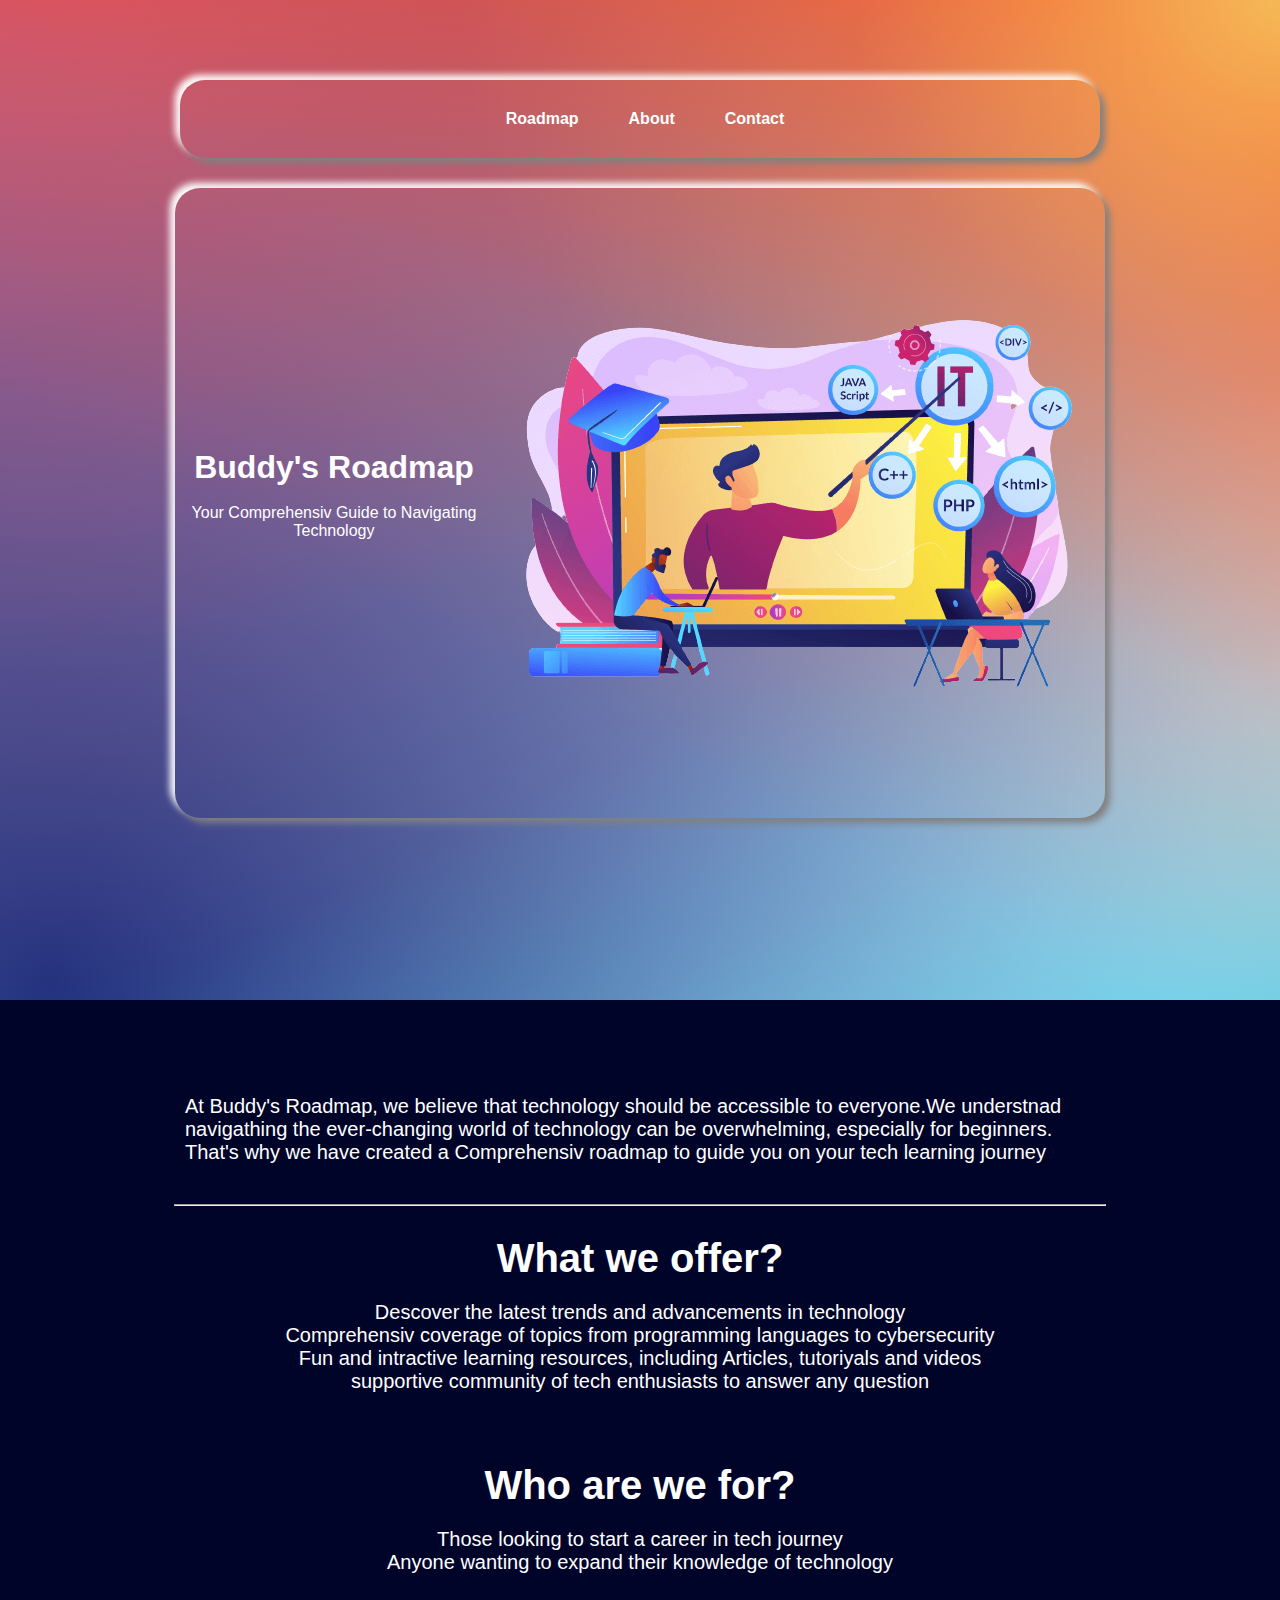
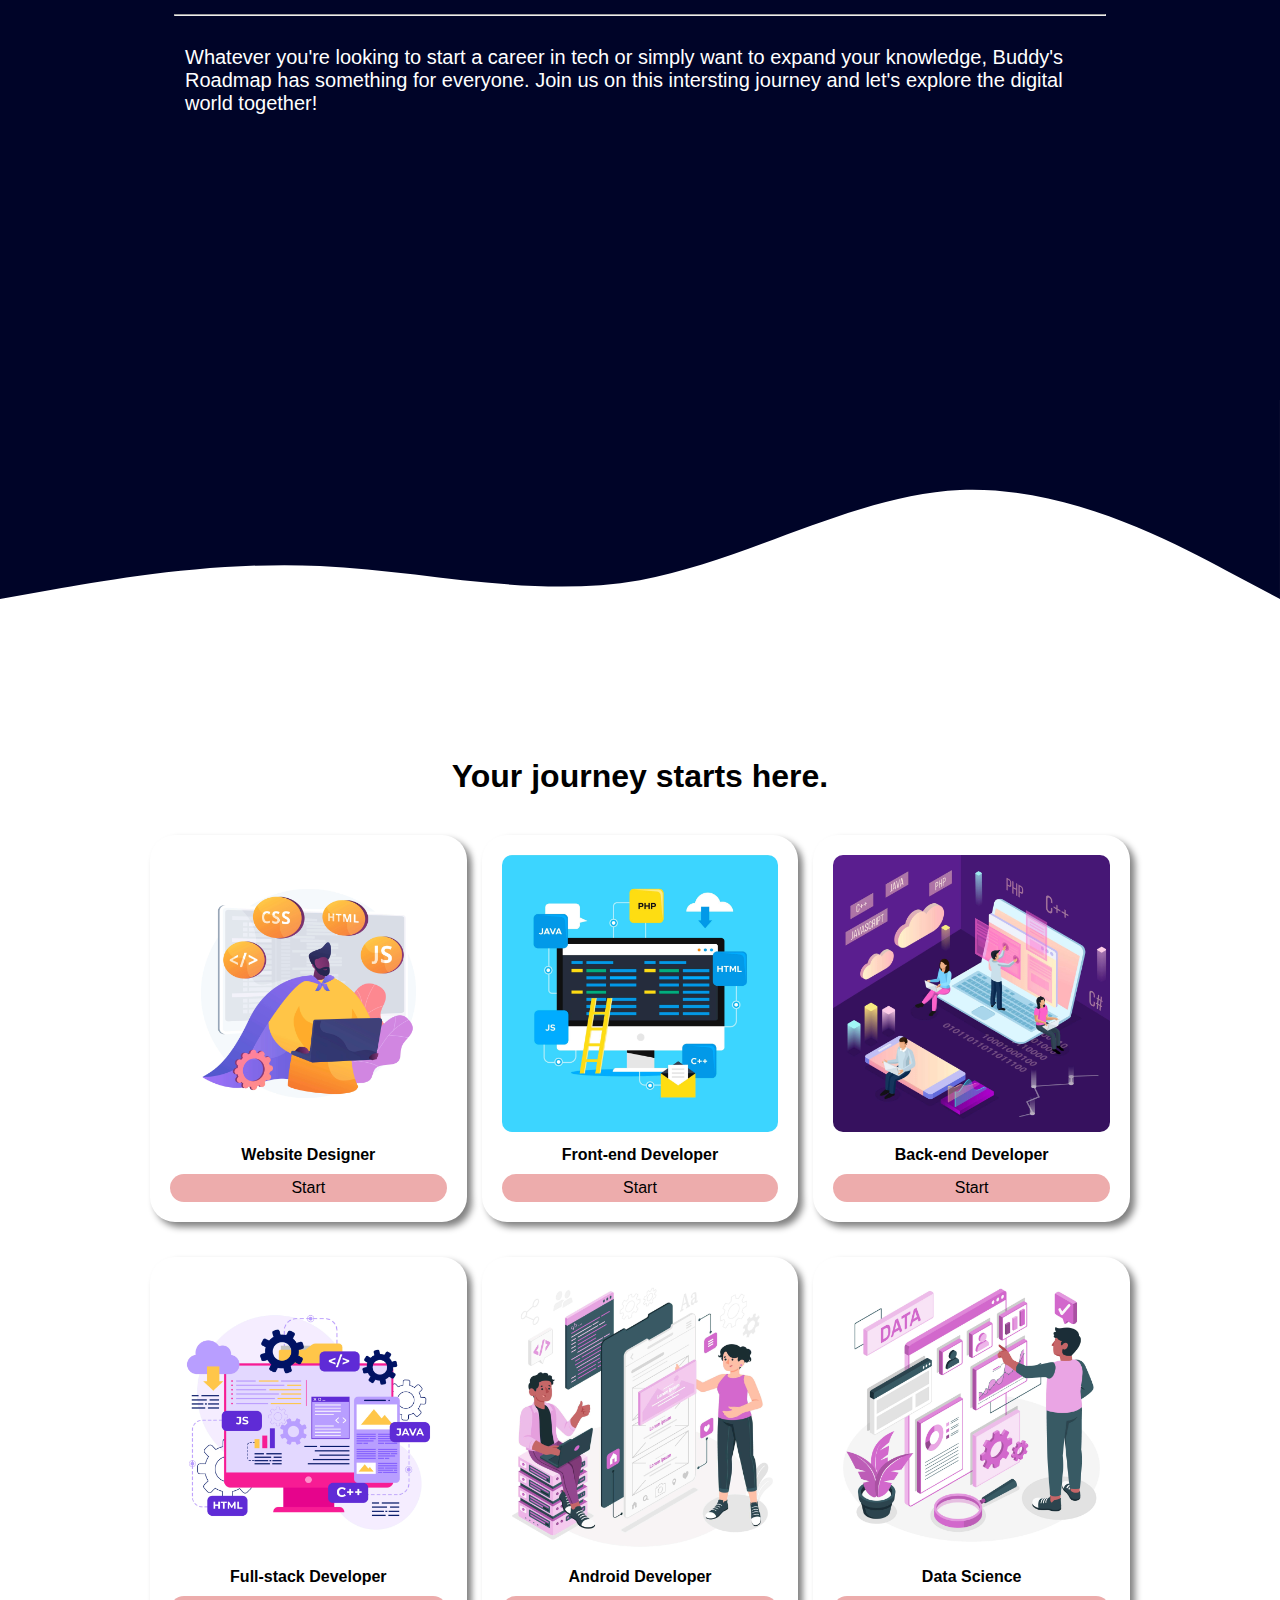
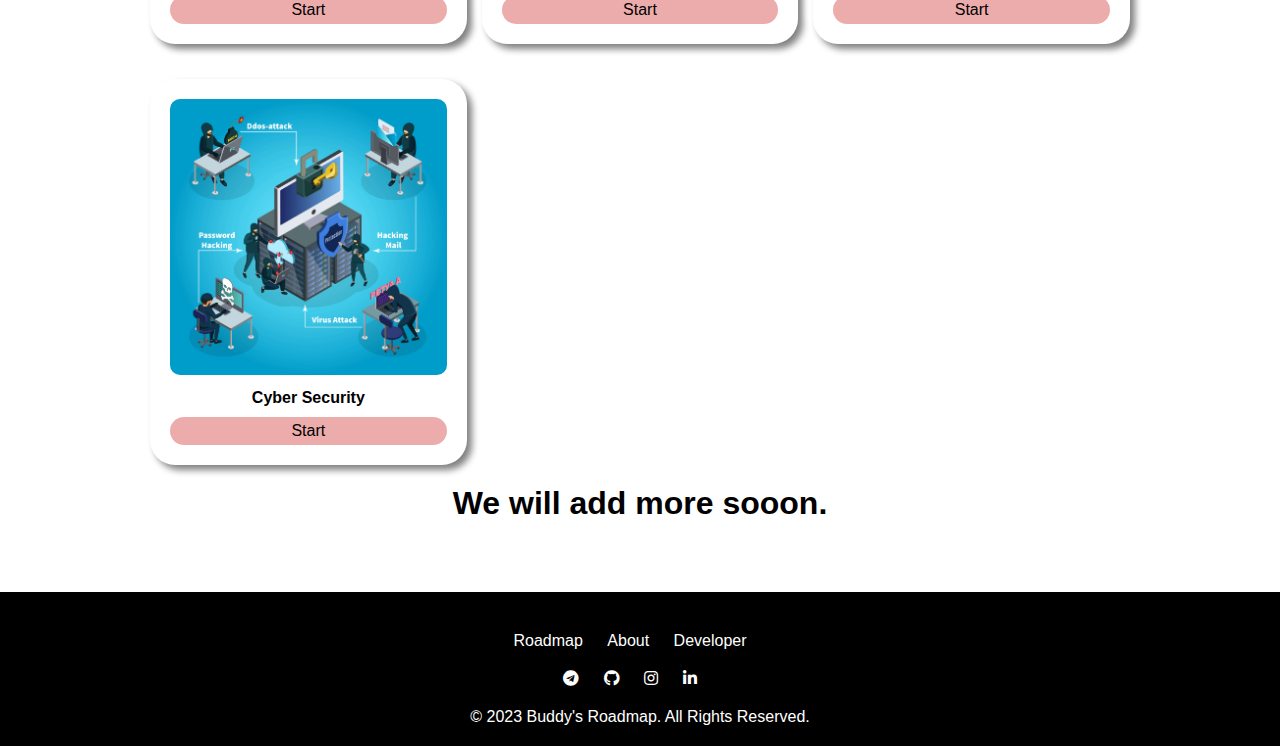
<file: index.html>
<!DOCTYPE html>
<html lang="en">
<head>
    <meta charset="UTF-8">
    <meta name="viewport" content="width=device-width, initial-scale=1.0">
    <title>Buddy's Roadmap</title>
    <link rel="stylesheet" href="index.css">
    <link rel="stylesheet" href="https://cdnjs.cloudflare.com/ajax/libs/font-awesome/5.15.1/css/all.min.css">
</head>
<body>
    <section>
        <div class="two">
            <header>
                        <ul>           
                            <li><a href="#roadmap">Roadmap</a></li>
                            <li><a href="#about">About</a></li>
                            <li><a href="#contact">Contact</a></li>
                        </ul>
            </header>
            
            <div class="cont">
                <div class="welcometext">
                    <h1>Buddy's Roadmap</h1>
                    <br>
                    <p>Your Comprehensiv Guide to Navigating Technology</p>
                    <br>
                </div>
                    <img src="img/welcome.png" alt="">
            </div>
        </div>
    </section>
    <div class="three" id="about">
         <div class="four">
            <div class="warper">
                <div class="explain">
                    <p>At Buddy's Roadmap, we believe that technology should be accessible to everyone.We understnad navigathing the ever-changing world of technology can be overwhelming, especially for beginners. That's why we have created a Comprehensiv roadmap to guide you on your tech learning journey</p>
                </div>
                <hr>
                <div class="whatwe">
                    <h1>What we offer?</h1>
                    <p>Descover the latest trends and advancements in technology</p>
                    <p>Comprehensiv coverage of topics from programming languages to cybersecurity</p>
                    <p>Fun and intractive learning resources, including Articles, tutoriyals and videos</p>
                    <p>supportive community of tech enthusiasts to answer any question</p>
                </div>
                <div class="whoarewe">
                    <h1>Who are we for?</h1>
                    <p>Those looking to start a career in tech journey</p>
                    <p>Anyone wanting to expand their knowledge of technology</p>
                </div>
                <hr>
                <div class="about">
                    <p>Whatever you're looking to start a career in tech or simply want to expand your knowledge, Buddy's Roadmap has something for everyone.
                       Join us on this intersting journey and let's explore the digital world together!
                    </p>
                </div>
            </div>
         </div>
    </div>

    <svg xmlns="http://www.w3.org/2000/svg" viewBox="0 0 1440 320"><path fill="#000428" fill-opacity="1" d="M0,224L60,213.3C120,203,240,181,360,186.7C480,192,600,224,720,202.7C840,181,960,107,1080,101.3C1200,96,1320,160,1380,192L1440,224L1440,0L1380,0C1320,0,1200,0,1080,0C960,0,840,0,720,0C600,0,480,0,360,0C240,0,120,0,60,0L0,0Z"></path></svg>


    <div class="five" id="roadmap">
        <h1>Your journey starts here.</h1>
        <div class="grid-cont"> 
            <div class="item">
                <img src="img/webd.jpg" alt="">
                <p>Website Designer</p>
                <a href="webdesign.html" target="_blank">Start</a>
            </div>
            <div class="item">
                <img src="img/front.jpg" alt="">
                <p>Front-end Developer</p>
                <a href="front.html" target="_blank">Start</a>
            </div>
            <div class="item">
                <img src="img/back.jpg" alt="">
                <p>Back-end Developer</p>
                <a href="back.html" target="_blank">Start</a>
            </div>
            <div class="item">
                <img src="img/fullstack.jpg" alt="">
                <p>Full-stack Developer</p>
                <a href="full-stack.html" target="_blank">Start</a>
            </div>
            <div class="item">
                <img src="img/app.jpg" alt="">
                <p>Android Developer</p>
                <a href="android.html" target="_blank">Start</a>
            </div>
            <div class="item">
                <img src="img/data.jpg" alt="">
                <p>Data Science</p>
                <a href="Data-science.html" target="_blank">Start</a>
            </div>
            <div class="item">
                <img src="img/cyber.jpg" alt="">
                <p>Cyber Security</p>
                <a href="cyber.html" target="_blank">Start</a>
            </div>  
        </div>
        <h1>We will add more sooon.</h1>
    </div>
    <footer>
        <div class="footer-cont" id="contact">
            <div class="footer-link">
                <ul>
                    <li><a href="#roadmap">Roadmap</a></li>
                    <li><a href="#about">About</a></li>
                    <li><a href="developer.html">Developer</a></li>
                </ul>
            </div>
            <div class="footer-social">
                <ul>
                    <li><a href="https://t.me/originalkalid" target="_blank"><i class="fab fa-telegram"></i></a></li>
                    <li><a href="https://github.com/kalidnesredin" target="_blank"><i class="fab fa-github"></i></a></li>
                    <li><a href="https://www.instagram.com/kalid_nesredin/" target="_blank"><i class="fab fa-instagram"></i></a></li>
                    <li><a href="https://www.linkedin.com/in/kalidnesredin/" target="_blank"><i class="fab fa-linkedin-in"></i></a></li>
                 </ul>
            </div>
        </div>
        <div class="footer-bottom">
            <p>&copy; 2023 Buddy's Roadmap. All Rights Reserved.</p>
        </div>
    </footer>
</body>
</html>
</file>
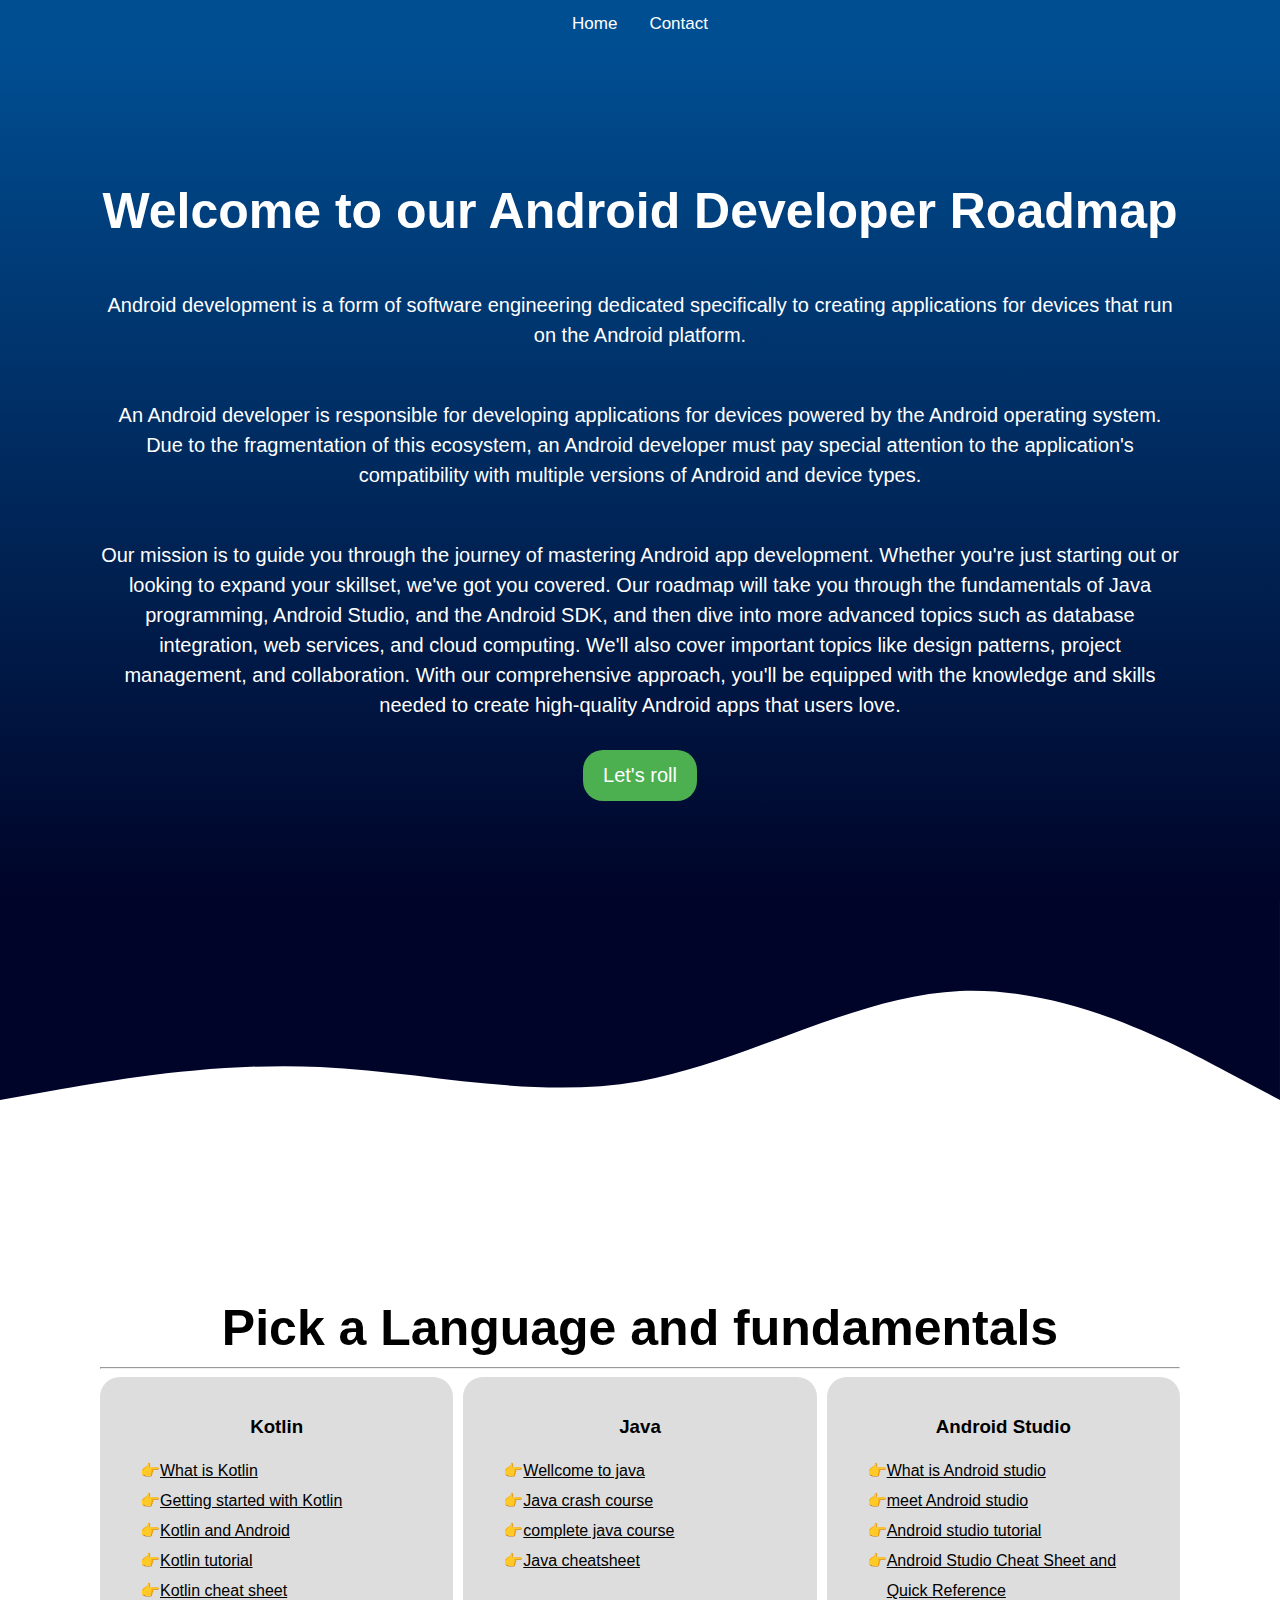
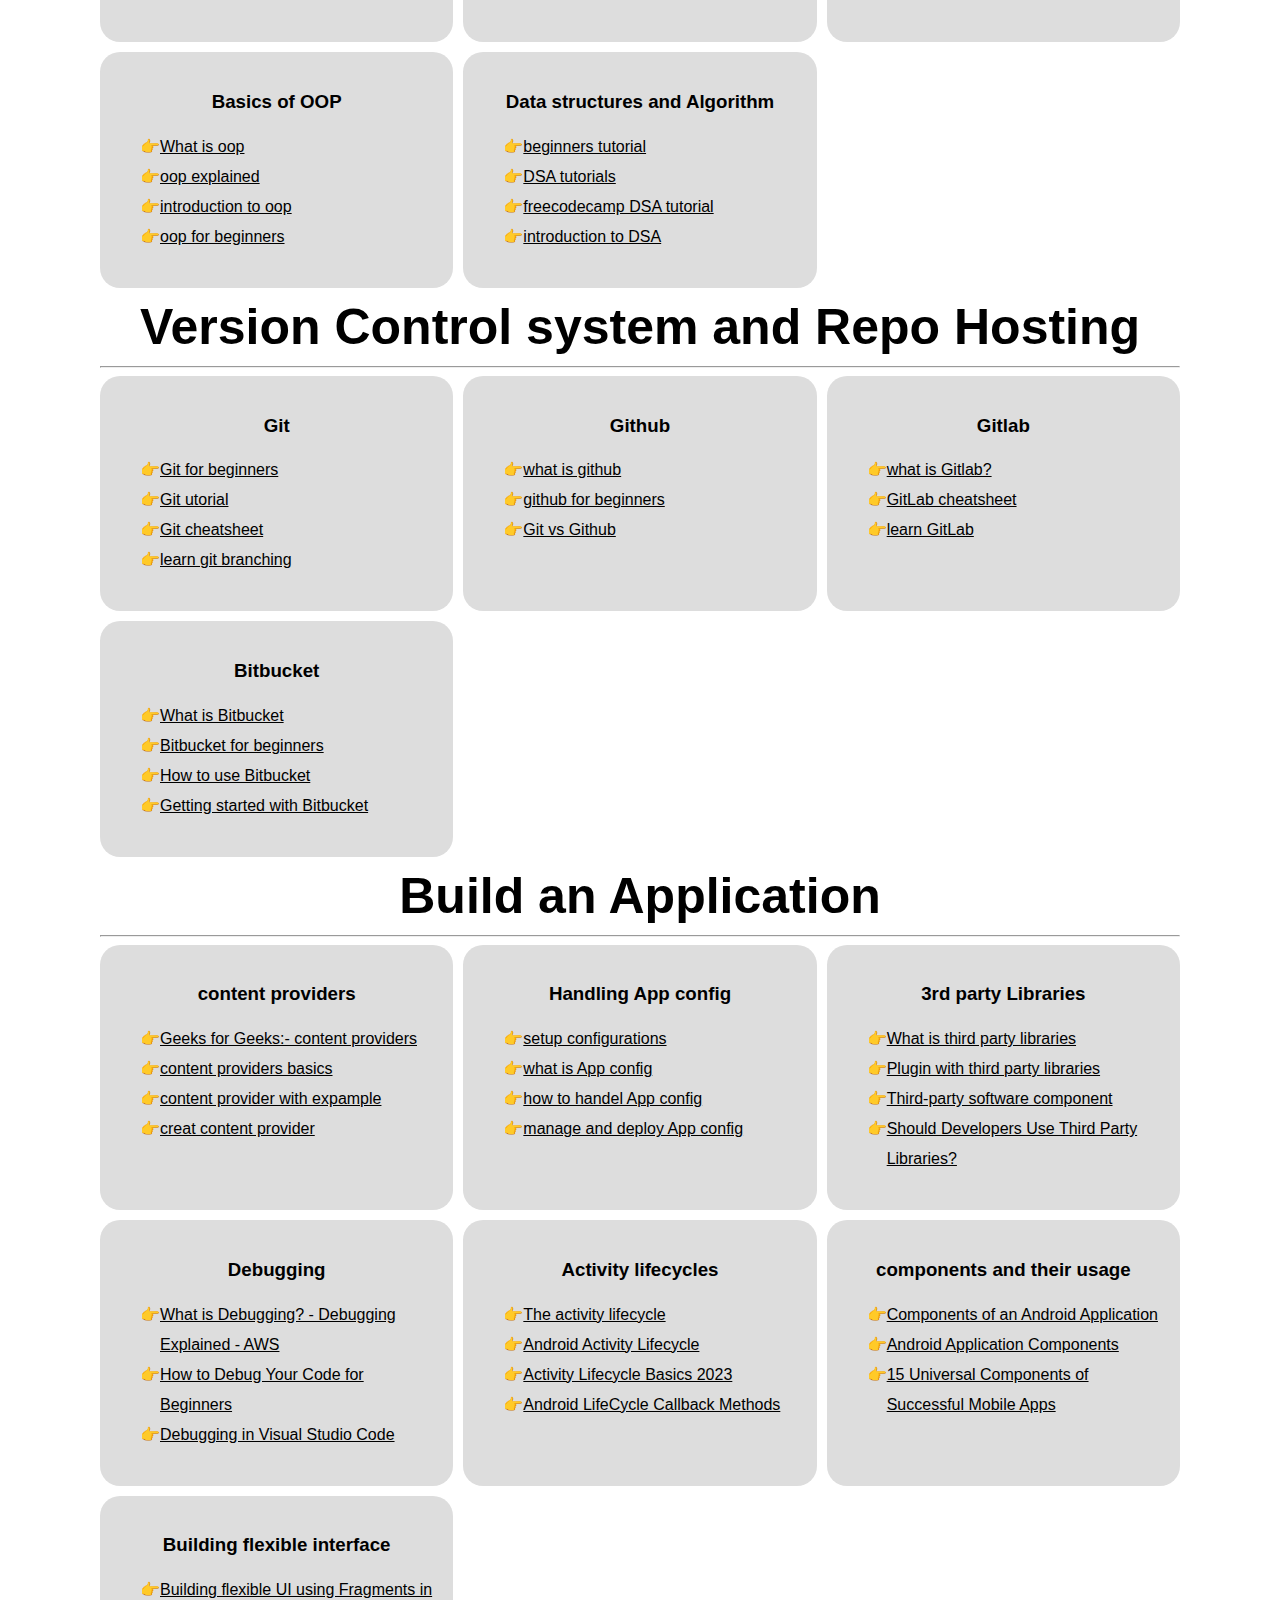
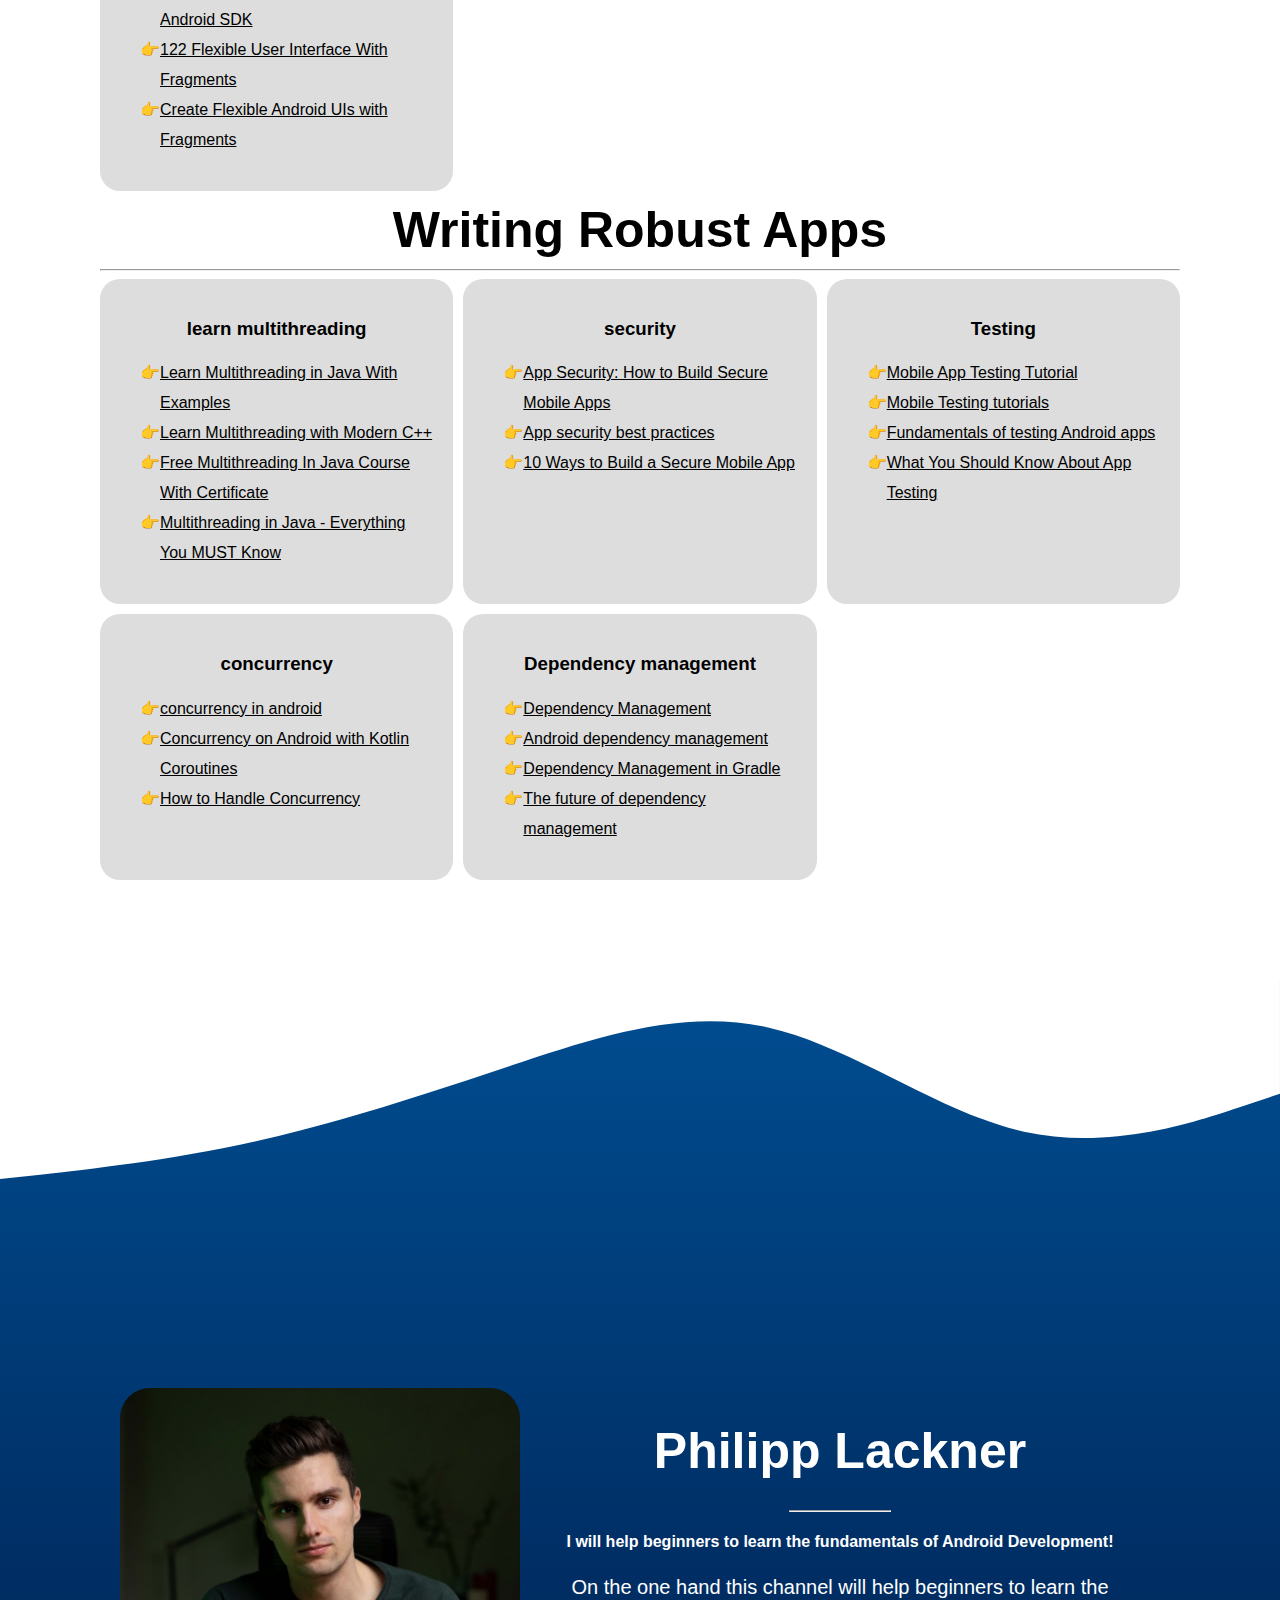
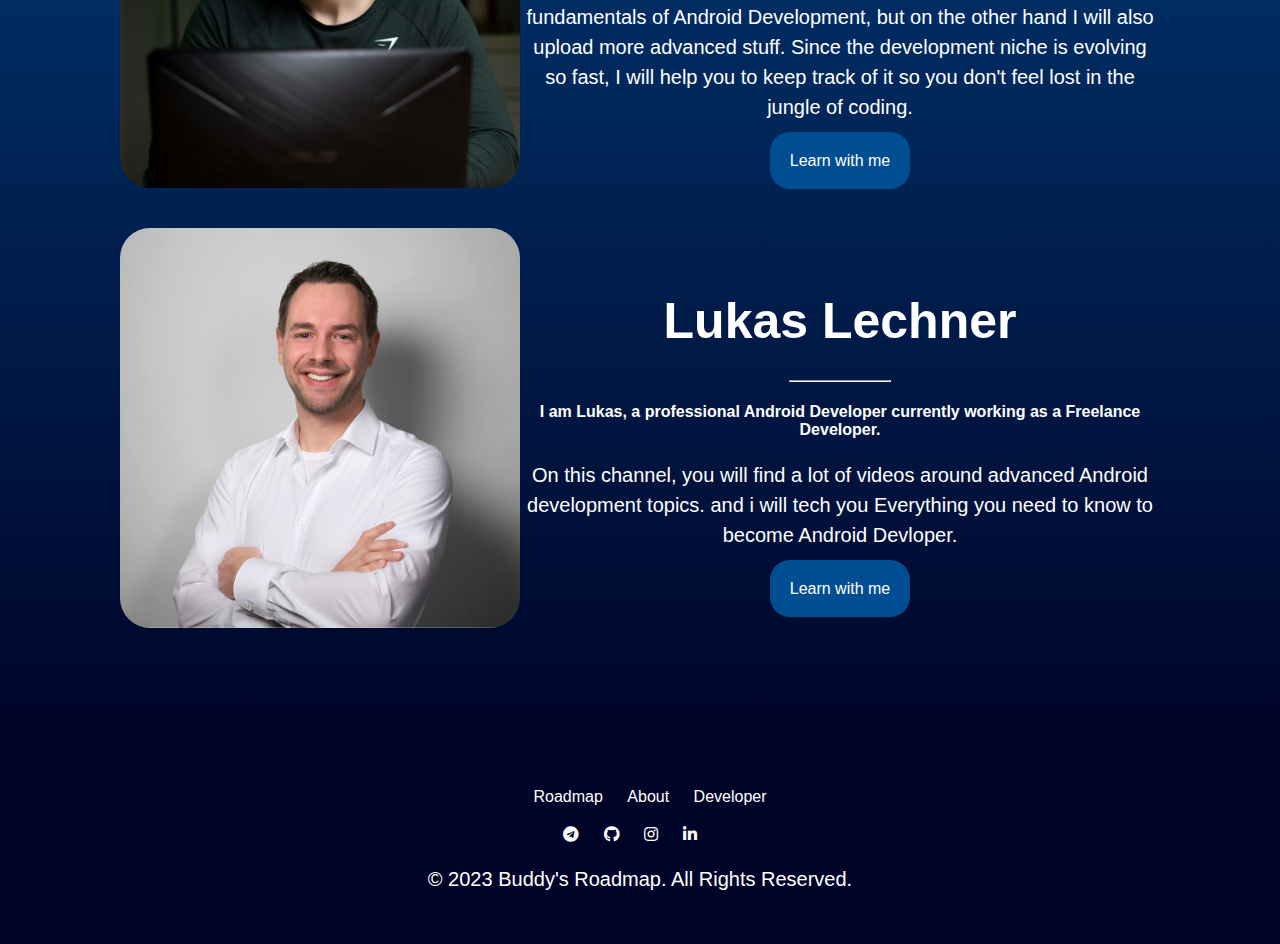
<file: android.html>
<!DOCTYPE html>
<html lang="en">
<head>
    <meta charset="UTF-8">
    <meta name="viewport" content="width=device-width, initial-scale=1.0">
    <title>Android Devloper Roadmap</title>
    <link rel="stylesheet" href="android.css">
    <link rel="stylesheet" href="https://cdnjs.cloudflare.com/ajax/libs/font-awesome/5.15.1/css/all.min.css">
</head>
<body>
    <div class="navbar">
        <a href="index.html">Home</a>
        <a href="#contact">Contact</a>
       </div>


       <!-- Landing Page Content -->
       <div class="landing-page" id="about">
        <h1>Welcome to our Android Developer Roadmap</h1>
        <p>Android development is a form of software engineering dedicated specifically to creating applications for devices that run on the Android platform.</p>
        <p>An Android developer is responsible for developing applications for devices powered by the Android operating system. Due to the fragmentation of this ecosystem, an Android developer must pay special attention to the application's compatibility with multiple versions of Android and device types.</p>
        <p>Our mission is to guide you through the journey of mastering Android app development. Whether you're just starting out or looking to expand your skillset, we've got you covered. Our roadmap will take you through the fundamentals of Java programming, Android Studio, and the Android SDK, and then dive into more advanced topics such as database integration, web services, and cloud computing. We'll also cover important topics like design patterns, project management, and collaboration. With our comprehensive approach, you'll be equipped with the knowledge and skills needed to create high-quality Android apps that users love.
        </p>
        <button><a href="#path">Let's roll</a></button>
         </div>

        <svg xmlns="http://www.w3.org/2000/svg" viewBox="0 0 1440 320"><path fill="#000428" fill-opacity="1" d="M0,224L60,213.3C120,203,240,181,360,186.7C480,192,600,224,720,202.7C840,181,960,107,1080,101.3C1200,96,1320,160,1380,192L1440,224L1440,0L1380,0C1320,0,1200,0,1080,0C960,0,840,0,720,0C600,0,480,0,360,0C240,0,120,0,60,0L0,0Z"></path></svg>
       

         <div class="cont" id="path">
            <div class="warper">
                    <h1>Pick a Language and fundamentals</h1>
                    <hr>
                <div class="grid-container1">
                    <div class="grid-item">
                        <h3>Kotlin</h3>
                        <ul>
                            <li><a href="https://kotlinlang.org/" target="_blank">What is Kotlin</a></li>
                            <li><a href="https://kotlinlang.org/docs/getting-started.html" target="_blank">Getting started with Kotlin</a></li>
                            <li><a href="https://developer.android.com/kotlin" target="_blank">Kotlin and Android</a></li>
                            <li><a href="https://www.w3schools.com/KOTLIN/index.php" target="_blank">Kotlin tutorial</a></li>
                            <li><a href="https://devhints.io/kotlin" target="_blank">Kotlin cheat sheet</a></li>
                        </ul>
                    </div>
                    <div class="grid-item">
                        <h3>Java</h3>
                        <ul>
                            <li><a href="https://www.java.com/" target="_blank">Wellcome to java</a></li>
                            <li><a href="https://www.youtube.com/watch?v=eIrMbAQSU34" target="_blank">Java crash course</a></li>
                            <li><a href="https://www.youtube.com/watch?v=xk4_1vdrzzo" target="_blank">complete java course</a></li>
                            <li><a href="https://introcs.cs.princeton.edu/11cheatsheet" target="_blank">Java cheatsheet</a></li>
                        </ul>
                    </div>
                    <div class="grid-item">
                        <h3>Android Studio</h3>
                        <ul>
                            <li><a href="https://developer.android.com/studio" target="_blank">What is Android studio</a></li>
                            <li><a href="https://developer.android.com/studio/intro" target="_blank">meet Android studio</a></li>
                            <li><a href="https://www.youtube.com/watch?v=kMI2jy-WlGM" target="_blank">Android studio tutorial</a></li>
                            <li><a href="https://quickref.me/android-studio.html" target="_blank">Android Studio Cheat Sheet and Quick Reference</a></li>
                        </ul>
                    </div>
                    <div class="grid-item">
                        <h3>Basics of OOP</h3>
                        <ul>
                            <li><a href="https://en.wikipedia.org/wiki/Object-oriented_programming" target="_blank">What is oop</a></li>
                            <li><a href="https://www.educative.io/blog/object-oriented-programming" target="_blank">oop explained</a></li>
                            <li><a href="https://www.geeksforgeeks.org/introduction-of-object-oriented-programming/" target="_blank">introduction to oop</a></li>
                            <li><a href="https://stackify.com/oop-concept-for-beginners-what-is-encapsulation/" target="_blank">oop for beginners</a></li>
                        </ul>
                    </div>
                    <div class="grid-item">
                        <h3>Data structures and Algorithm</h3>
                        <ul>
                            <li><a href="https://www.tutorialspoint.com/data_structures_algorithms/index.htm" target="_blank">beginners tutorial</a></li>
                            <li><a href="https://www.geeksforgeeks.org/learn-data-structures-and-algorithms-dsa-tutorial/" target="_blank">DSA tutorials</a></li>
                            <li><a href="https://www.freecodecamp.org/news/learn-data-structures-and-algorithms/" target="_blank">freecodecamp DSA tutorial</a></li>
                            <li><a href="https://www.studytonight.com/data-structures/introduction-to-data-structures" target="_blank">introduction to DSA</a></li>
                        </ul>
                    </div>
                </div>
                    <h1>Version Control system and Repo Hosting</h1>
                    <hr>
                <div class="grid-container2">      
                    <div class="grid-item">
                        <h3>Git</h3>
                        <ul>
                            <li><a href="https://www.youtube.com/watch?v=SWYqp7iY_Tc" target="_blank">Git for beginners</a></li>
                            <li><a href="https://www.w3schools.com/git/" target="_blank">Git utorial</a></li>
                            <li><a href="https://cs.fyi/guide/git-cheatsheet" target="_blank">Git cheatsheet</a></li>
                            <li><a href="https://learngitbranching.js.org/" target="_blank">learn git branching</a></li>
                        </ul>
                    </div>
                    <div class="grid-item">
                        <h3>Github</h3>
                        <ul>
                            <li><a href="https://www.youtube.com/watch?v=w3jLJU7DT5E" target="_blank">what is github</a></li>
                            <li><a href="https://www.youtube.com/watch?v=RGOj5yH7evk" target="_blank">github for beginners</a></li>
                            <li><a href="https://www.youtube.com/watch?v=wpISo9TNjfU" target="_blank">Git vs Github</a></li>
                        </ul>
                    </div>
                    <div class="grid-item">
                        <h3>Gitlab</h3>
                        <ul>
                            <li><a href="https://gitlab.com/" target="_blank">what is Gitlab?</a></li>
                            <li><a href="https://about.gitlab.com/images/press/git-cheat-sheet.pdf" target="_blank">GitLab cheatsheet</a></li>
                            <li><a href="https://docs.gitlab.com/ee/tutorials/" target="_blank">learn GitLab</a></li>
                        </ul>
                    </div>
                    <div class="grid-item">
                        <h3>Bitbucket</h3>
                        <ul>
                            <li><a href="https://bitbucket.org/product" target="_blank">What is Bitbucket</a></li>
                            <li><a href="https://www.youtube.com/watch?v=i5T-DB8tb4A" target="_blank">Bitbucket for beginners</a></li>
                            <li><a href="https://www.youtube.com/watch?v=M44nEyd_5To" target="_blank">How to use Bitbucket</a></li>
                            <li><a href="https://bitbucket.org/product/guides/basics/bitbucket-interface" target="_blank">Getting started with Bitbucket</a></li>
                        </ul>
                    </div>
                </div>
                <h1>Build an Application</h1>
                <hr>
                <div class="grid-container4">
                    <div class="grid-item">
                        <h3>content providers</h3>
                        <ul>
                            <li><a href="https://www.geeksforgeeks.org/content-providers-in-android-with-example/" target="_blank">Geeks for Geeks:- content providers</a></li>
                            <li><a href="https://developer.android.com/guide/topics/providers/content-provider-basics" target="_blank">content providers basics</a></li>
                            <li><a href="https://www.digitalocean.com/community/tutorials/linux-commands" target="_blank">content provider with expample</a></li>
                            <li><a href="https://developer.android.com/guide/topics/providers/content-provider-creating" target="_blank">creat content provider</a></li>
                        </ul>
                    </div>
                    <div class="grid-item">
                        <h3>Handling App config</h3>
                        <ul>
                            <li><a href="https://developer.android.com/work/managed-configurations" target="_blank">setup configurations</a></li>
                            <li><a href="https://learn.microsoft.com/en-us/azure/azure-app-configuration/overview" target="_blank">what is App config</a></li>
                            <li><a href="https://www.rahulpnath.com/blog/handling-application-configuration/" target="_blank">how to handel App config</a></li>
                            <li><a href="https://www.youtube.com/watch?v=ztIxMY3IIu0" target="_blank">manage and deploy App config</a></li>
                        </ul>
                    </div>
                    <div class="grid-item">
                        <h3>3rd party Libraries</h3>
                        <ul>
                            <li><a href="https://www.lawinsider.com/dictionary/third-party-libraries" target="_blank">What is third party libraries</a></li>
                            <li><a href="https://docs.moodle.org/dev/Plugin_with_third_party_libraries" target="_blank">Plugin with third party libraries</a></li>
                            <li><a href="https://en.wikipedia.org/wiki/Third-party_software_component" target="_blank">Third-party software component</a></li>
                            <li><a href="https://www.scalablepath.com/back-end/third-party-libraries" target="_blank">Should Developers Use Third Party Libraries?</a></li>
                        </ul>
                    </div>
                    <div class="grid-item">
                        <h3>Debugging</h3>
                        <ul>
                            <li><a href="https://aws.amazon.com/what-is/debugging/#:~:text=Debugging%20is%20the%20process%20of,determine%20why%20any%20errors%20occurred." target="_blank">What is Debugging? - Debugging Explained - AWS</a></li>
                            <li><a href="https://www.freecodecamp.org/news/what-is-debugging-how-to-debug-code/" target="_blank">How to Debug Your Code for Beginners</a></li>
                            <li><a href="https://code.visualstudio.com/docs/editor/debugging" target="_blank">Debugging in Visual Studio Code</a></li>
                        </ul>
                    </div>
                    <div class="grid-item">
                        <h3>Activity lifecycles</h3>
                        <ul>
                            <li><a href="https://developer.android.com/guide/components/activities/activity-lifecycle" target="_blank">The activity lifecycle</a></li>
                            <li><a href="https://www.javatpoint.com/android-life-cycle-of-activity" target="_blank">Android Activity Lifecycle</a></li>
                            <li><a href="https://www.youtube.com/watch?v=SJw3Nu_h8kk" target="_blank">Activity Lifecycle Basics 2023</a></li>
                            <li><a href="https://www.section.io/engineering-education/understanding-and-implementing-the-android-lifecycle/" target="_blank">Android LifeCycle Callback Methods</a></li>
                        </ul>
                    </div>
                    <div class="grid-item">
                        <h3>components and their usage</h3>
                        <ul>
                            <li><a href="https://www.geeksforgeeks.org/components-android-application/" target="_blank">Components of an Android Application</a></li>
                            <li><a href="https://www.tutorialspoint.com/android/android_application_components.htm" target="_blank">Android Application Components</a></li>
                            <li><a href="https://clearbridgemobile.com/15-universal-components-of-successful-mobile-apps/" target="_blank">15 Universal Components of Successful Mobile Apps</a></li>
                        </ul>
                    </div>
                    <div class="grid-item">
                        <h3>Building flexible interface</h3>
                        <ul>
                            <li><a href="https://www.oodlestechnologies.com/blogs/building-flexible-ui-using-fragments-in-android-sdk/" target="_blank">Building flexible UI using Fragments in Android SDK</a></li>
                            <li><a href="https://www.youtube.com/watch?v=j5swuGl3bDg" target="_blank">122 Flexible User Interface With Fragments</a></li>
                            <li><a href="https://www.developer.com/mobile/create-flexible-android-uis-with-fragments/" target="_blank">Create Flexible Android UIs with Fragments</a></li>
                        </ul>
                    </div>
                </div>
                <h1>Writing Robust Apps</h1>
                <hr>
                <div class="grid-container5">
                    <div class="grid-item">
                        <h3>learn multithreading</h3>
                        <ul>
                            <li><a href="https://www.simplilearn.com/tutorials/java-tutorial/multithreading-in-java" target="_blank">Learn Multithreading in Java With Examples</a></li>
                            <li><a href="https://www.udemy.com/course/learn-modern-cplusplus-concurrency/" target="_blank">Learn Multithreading with Modern C++</a></li>
                            <li><a href="https://www.mygreatlearning.com/academy/learn-for-free/courses/multithreading-in-java" target="_blank">Free Multithreading In Java Course With Certificate</a></li>
                            <li><a href="https://www.digitalocean.com/community/tutorials/multithreading-in-java" target="_blank">Multithreading in Java - Everything You MUST Know</a></li>
                        </ul>
                    </div>
                    <div class="grid-item">
                        <h3>security</h3>
                        <ul>
                            <li><a href="https://buildfire.com/secure-mobile-app/" target="_blank">App Security: How to Build Secure Mobile Apps</a></li>
                            <li><a href="https://developer.android.com/topic/security/best-practices" target="_blank">App security best practices</a></li>
                            <li><a href="https://messapps.com/allcategories/10-ways-to-build-secure-mobile-app/" target="_blank">10 Ways to Build a Secure Mobile App</a></li>
                        </ul>
                    </div>
                    <div class="grid-item">
                        <h3>Testing</h3>
                        <ul>
                            <li><a href="https://www.lambdatest.com/learning-hub/mobile-app-testing" target="_blank">Mobile App Testing Tutorial</a></li>
                            <li><a href="https://www.softwaretestinghelp.com/beginners-guide-to-mobile-application-testing/" target="_blank">Mobile Testing tutorials</a></li>
                            <li><a href="https://developer.android.com/training/testing/fundamentals" target="_blank">Fundamentals of testing Android apps</a></li>
                            <li><a href="https://smartbear.com/blog/what-you-should-know-about-app-testing-during-dev/" target="_blank">What You Should Know About App Testing</a></li>
                        </ul>
                    </div>
                    <div class="grid-item">
                        <h3>concurrency</h3>
                        <ul>
                            <li><a href="https://subscription.packtpub.com/book/mobile/9781785883248/1/ch01lvl1sec11/concurrency-in-android" target="_blank">concurrency in android</a></li>
                            <li><a href="https://www.youtube.com/watch?v=ObbNGhcxXJA" target="_blank">Concurrency on Android with Kotlin Coroutines</a></li>
                            <li><a href="https://www.linkedin.com/advice/0/what-some-common-pitfalls-solutions" target="_blank">How to Handle Concurrency</a></li>
                        </ul>
                    </div>
                    <div class="grid-item">
                        <h3>Dependency management</h3>
                        <ul>
                            <li><a href="https://docs.gradle.org/current/userguide/core_dependency_management.html" target="_blank">Dependency Management</a></li>
                            <li><a href="https://www.linkedin.com/pulse/android-dependency-management-anton-kondratiuk" target="_blank">Android dependency management</a></li>
                            <li><a href="https://www.baeldung.com/gradle-dependency-management" target="_blank">Dependency Management in Gradle</a></li>
                            <li><a href="https://www.droidcon.com/2022/08/02/the-future-of-dependency-management-seen-from-2022/" target="_blank">The future of dependency management</a></li>
                        </ul>
                    </div>
                </div>
            </div>
         </div>
         <div class="cont2">
            <svg xmlns="http://www.w3.org/2000/svg" viewBox="0 0 1440 320"><path fill="#ffffff" fill-opacity="1" d="M0,224L48,218.7C96,213,192,203,288,181.3C384,160,480,128,576,96C672,64,768,32,864,53.3C960,75,1056,149,1152,170.7C1248,192,1344,160,1392,144L1440,128L1440,0L1392,0C1344,0,1248,0,1152,0C1056,0,960,0,864,0C768,0,672,0,576,0C480,0,384,0,288,0C192,0,96,0,48,0L0,0Z"></path></svg>
            <div class="warper2">
                <div class="yts">
                <div class="kevin">
                        <img src="img/philip.jpg" alt="Philipp Lackner">
                    <div class="about-kevin">
                        <h1>Philipp Lackner</h1>
                        <hr>
                        <h4>I will help beginners to learn the fundamentals of Android Development!</h4>
                        <p>On the one hand this channel will help beginners to learn the fundamentals of Android Development, but on the other hand I will also upload more advanced stuff. Since the development niche is evolving so fast, I will help you to keep track of it so you don't feel lost in the jungle of coding.</p>
                        <a href="https://www.youtube.com/@PhilippLackner" target="_blank">Learn with me</a>
                    </div>
                </div>



                <div class="kalid">
                    <img src="img/lukas.jpg" alt="Lukas Lechner">               
                    <div class="kalid-img">
                    <h1>Lukas Lechner</h1>
                    <hr>
                    <h4>I am Lukas, a professional Android Developer currently working as a Freelance Developer.</h4>
                    <p>On this channel, you will find a lot of videos around advanced Android development topics. and i will tech you Everything you need to know to become Android Devloper.</p>
                    <a href="https://www.youtube.com/@lukaslechner" target="_blank">Learn with me</a>
                </div>
                </div>
              </div> 
            </div>
         </div>
         <footer id="contact">
            <div class="footer-cont">
                <div class="footer-link">
                    <ul>
                        <li><a href="#path">Roadmap</a></li>
                        <li><a href="#about">About</a></li>
                        <li><a href="developer.html">Developer</a></li>
                    </ul>
                </div>
                <div class="footer-social">
                    <ul>
                        <li><a href="https://t.me/originalkalid" target="_blank"><i class="fab fa-telegram"></i></a></li>
                        <li><a href="https://github.com/kalidnesredin" target="_blank"><i class="fab fa-github"></i></a></li>
                        <li><a href="https://www.instagram.com/kalid_nesredin/" target="_blank"><i class="fab fa-instagram"></i></a></li>
                        <li><a href="https://www.linkedin.com/in/kalidnesredin/" target="_blank"><i class="fab fa-linkedin-in"></i></a></li>
                     </ul>
                </div>
            </div>
            <div class="footer-bottom">
                <p>&copy; 2023 Buddy's Roadmap. All Rights Reserved.</p>
            </div>
        </footer>
</body>
</html>
</file>
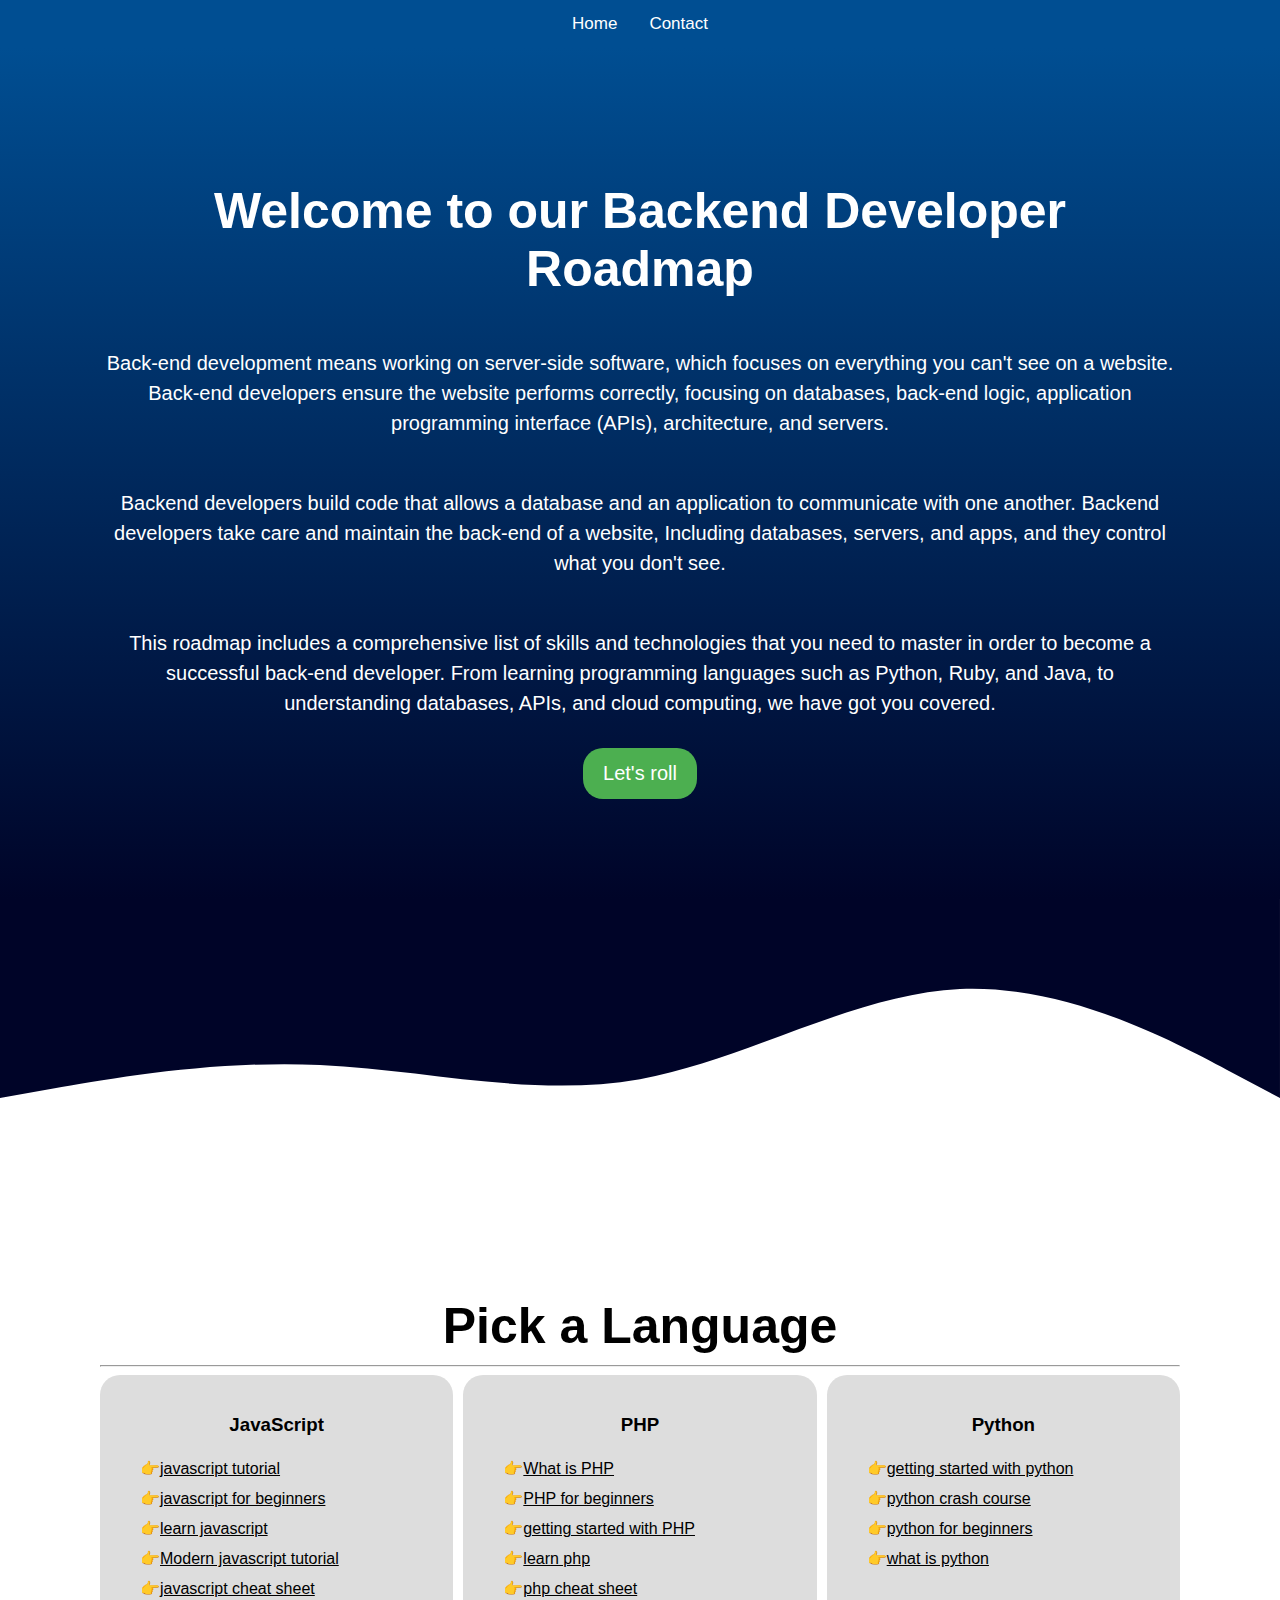
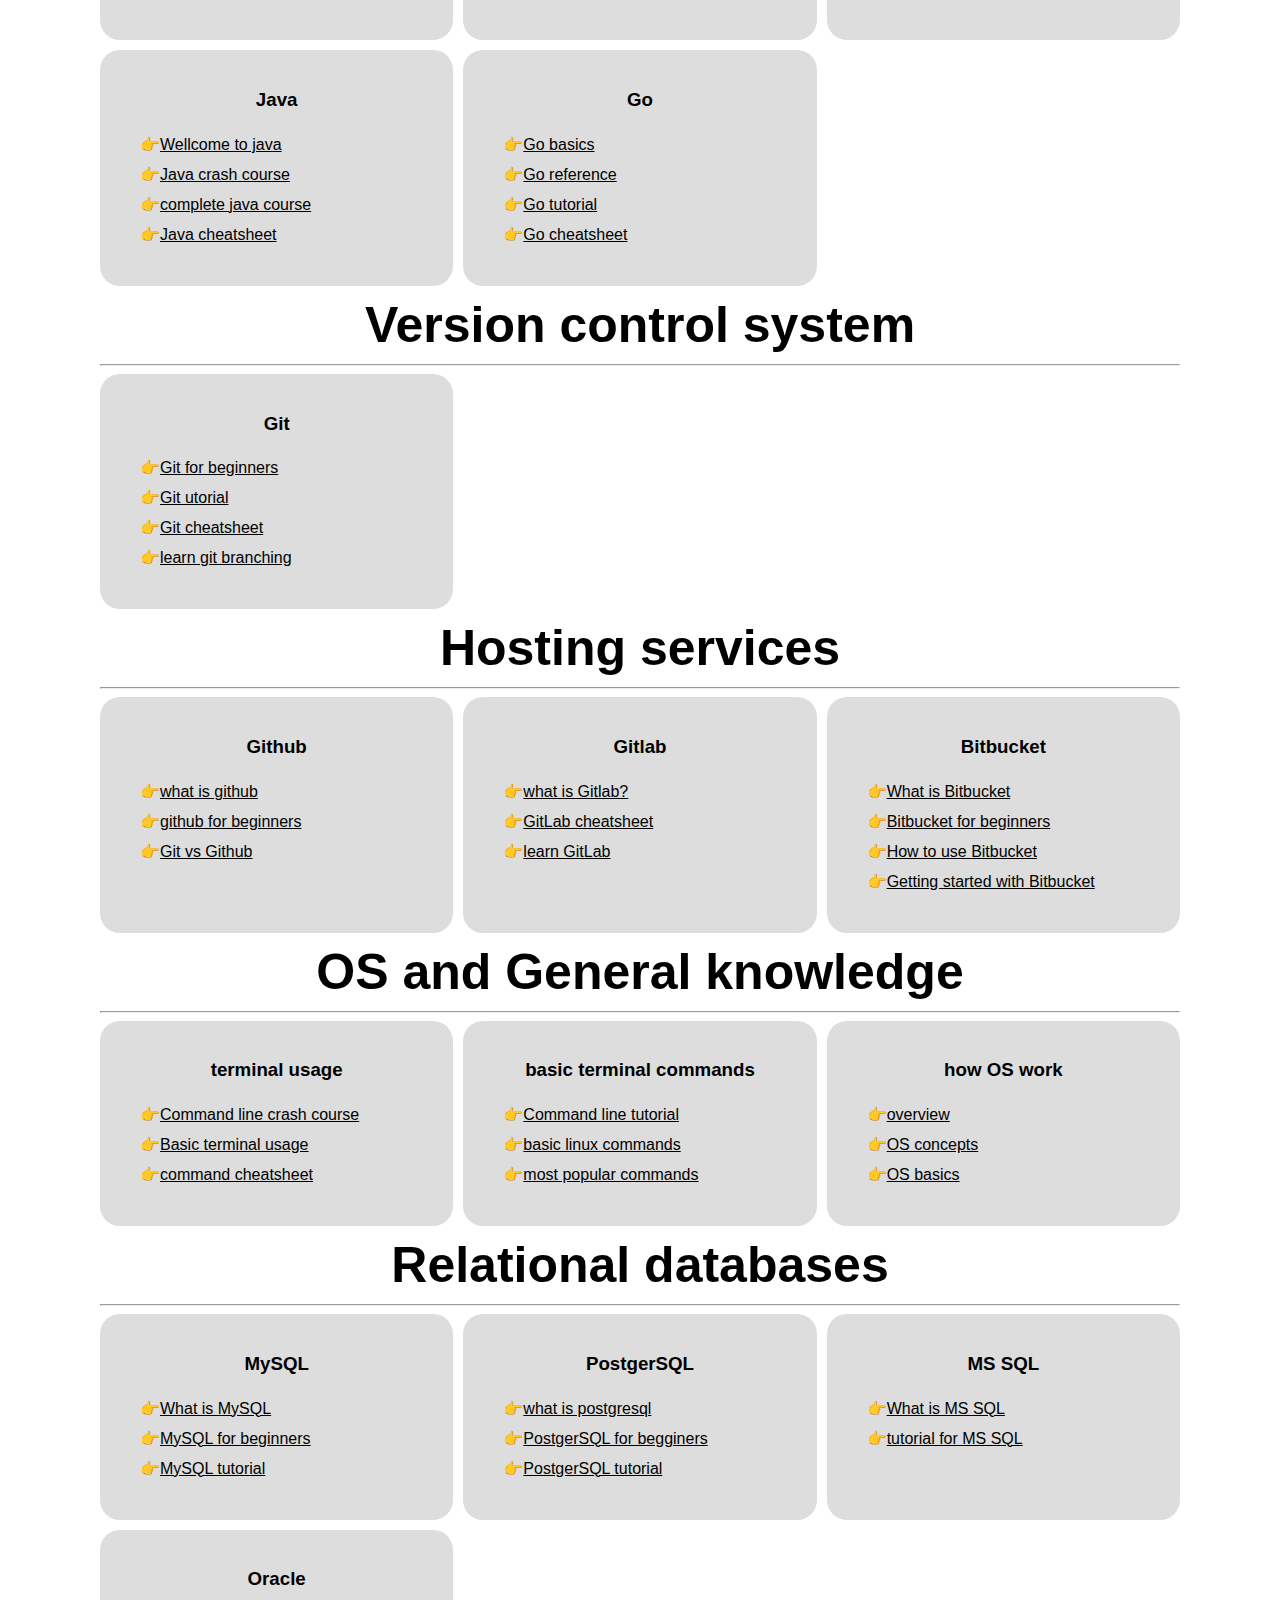
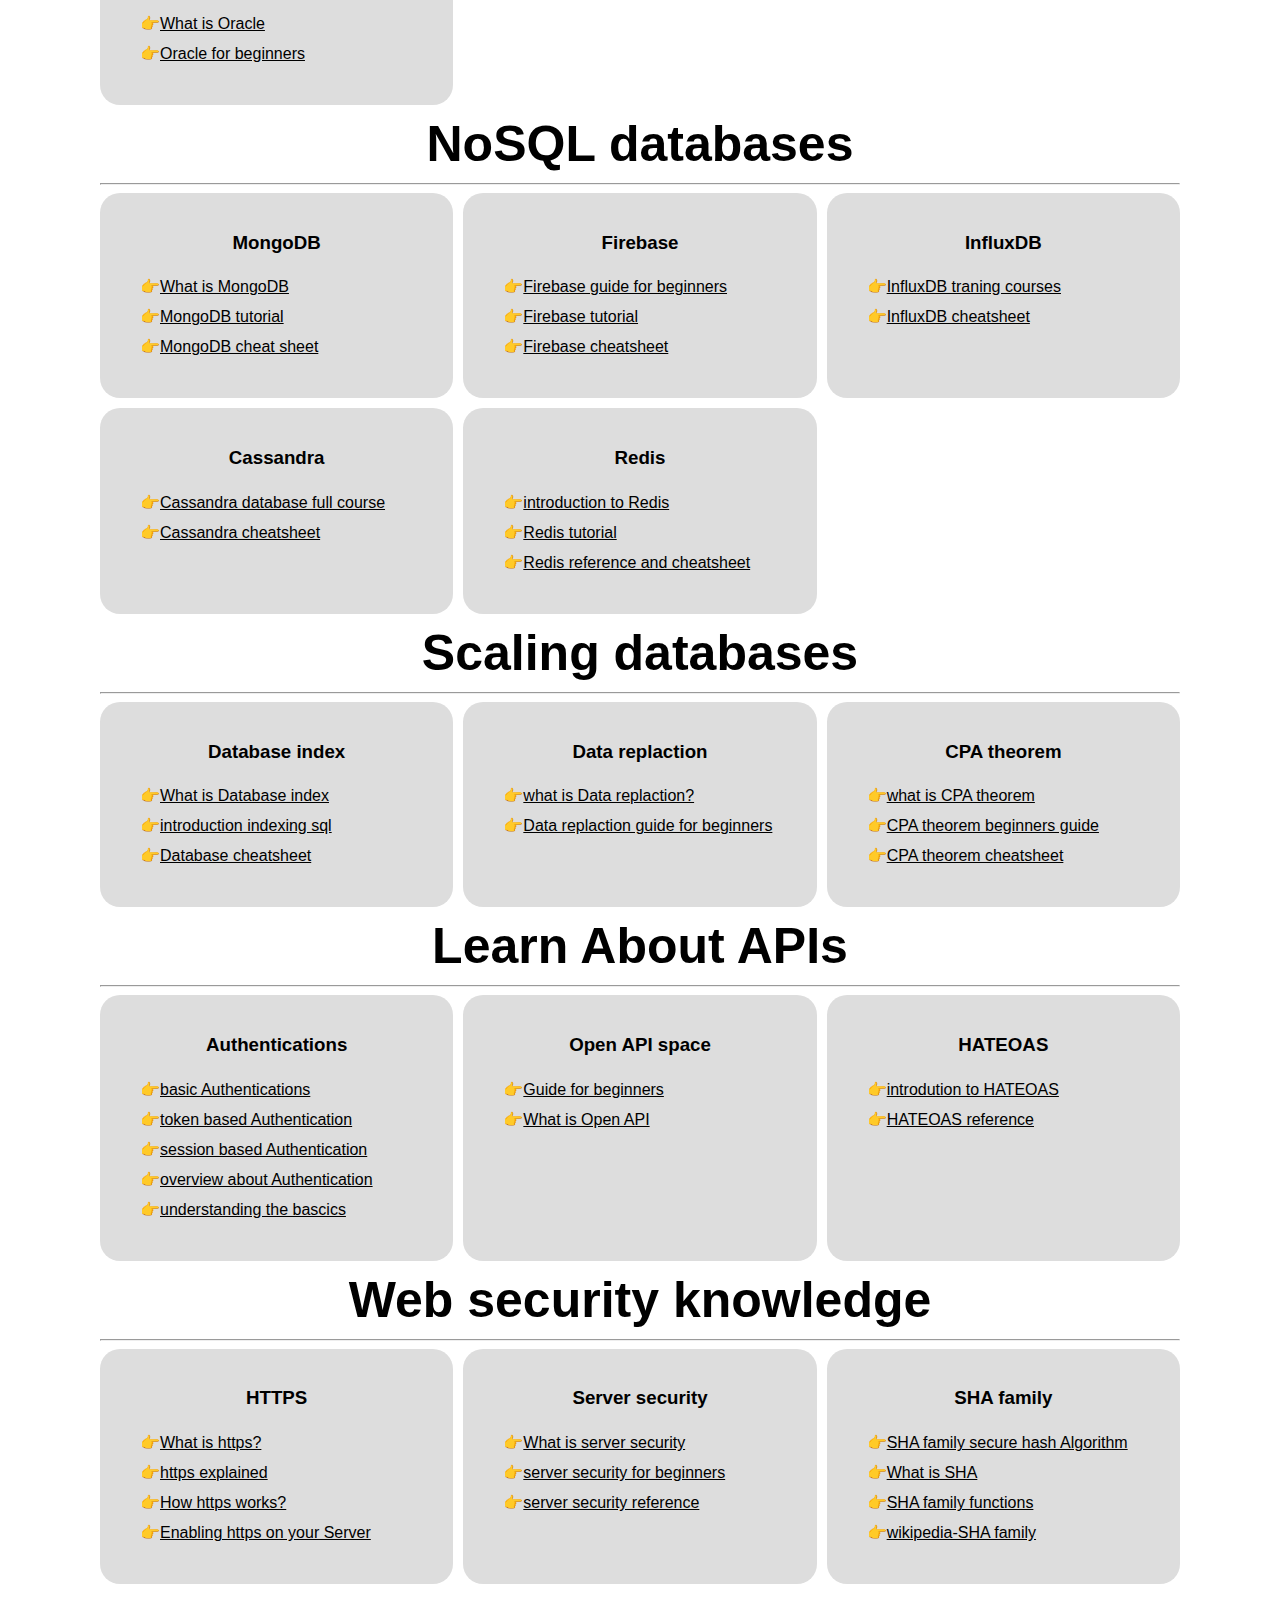
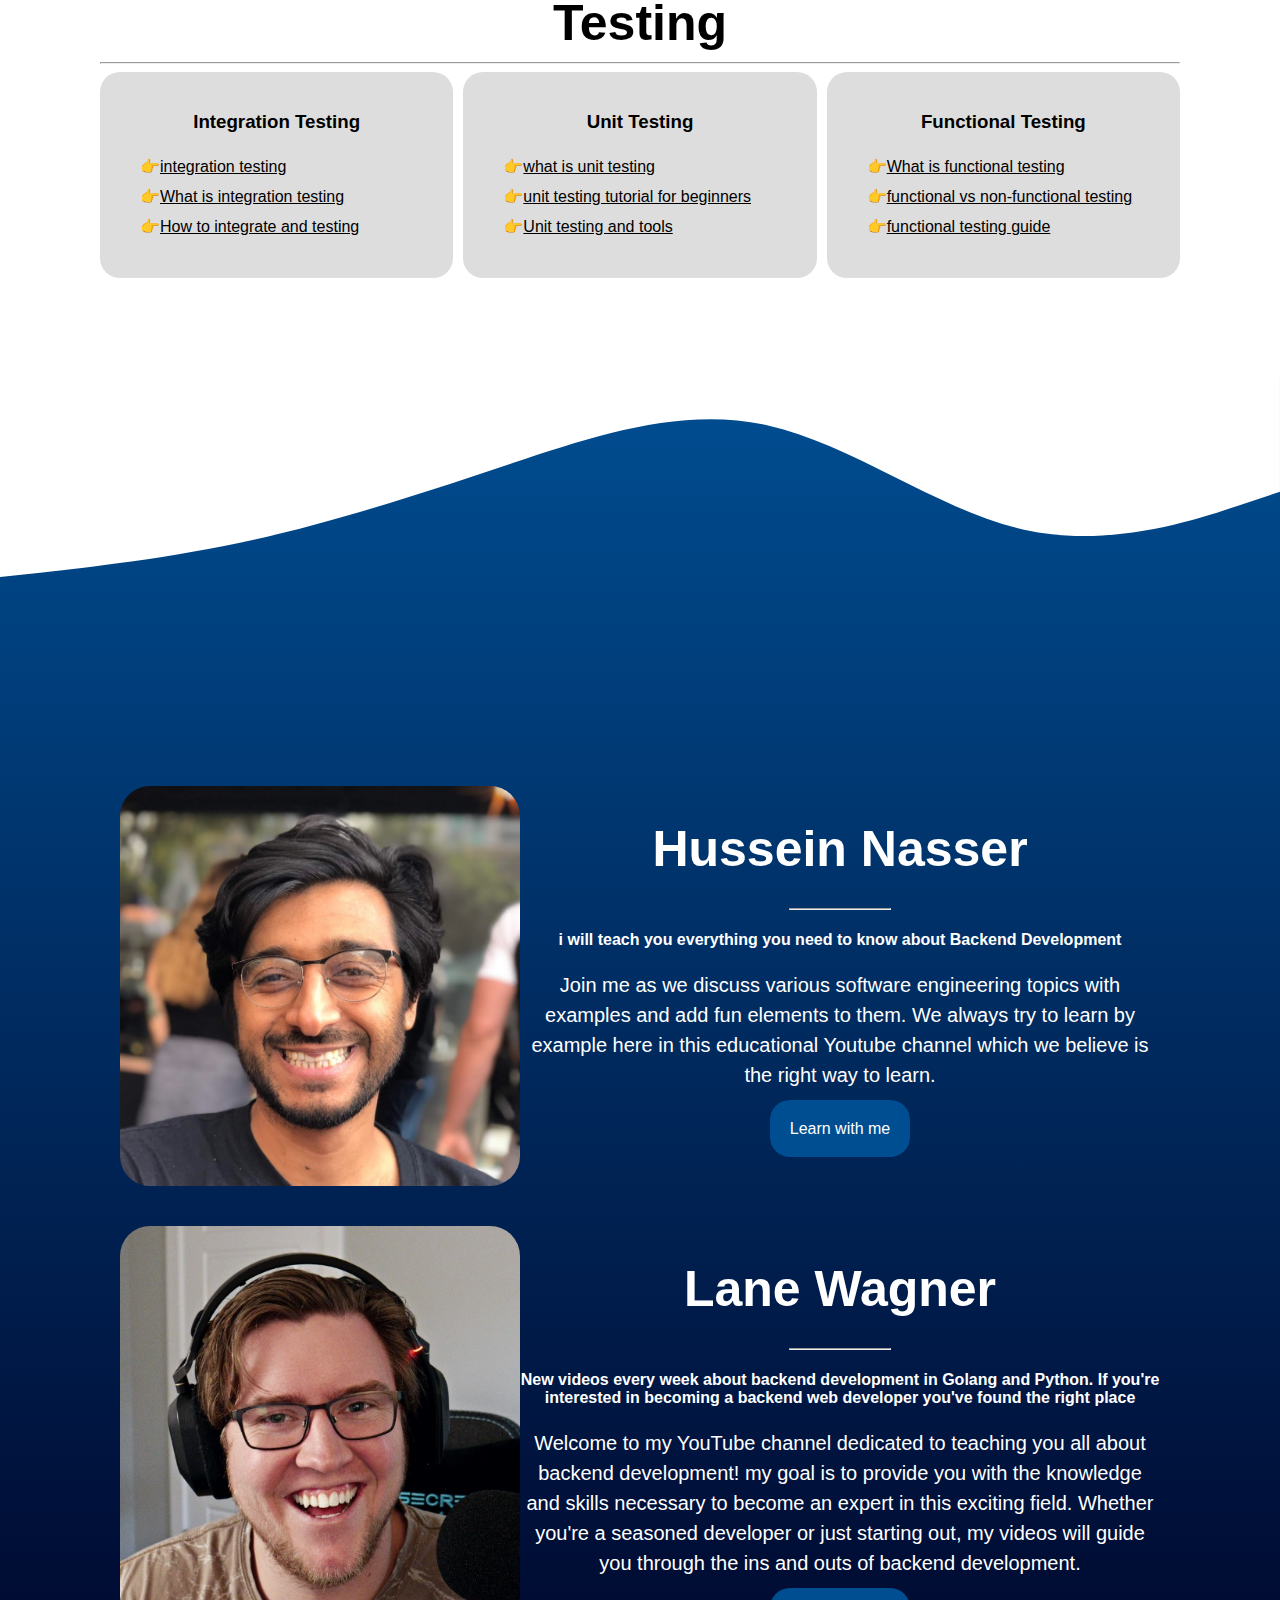
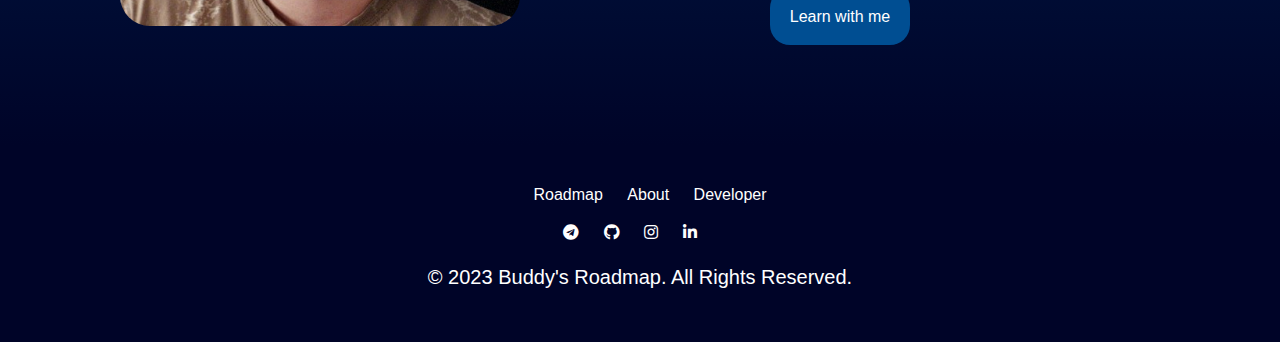
<file: back.html>
<!DOCTYPE html>
<html lang="en">
<head>
    <meta charset="UTF-8">
    <meta name="viewport" content="width=device-width, initial-scale=1.0">
    <title>Back-end Devloper Roadmap</title>
    <link rel="stylesheet" href="back.css">
    <link rel="stylesheet" href="https://cdnjs.cloudflare.com/ajax/libs/font-awesome/5.15.1/css/all.min.css">
</head>
<body>
    <div class="navbar">
        <a href="index.html">Home</a>
        <a href="#contact">Contact</a>
       </div>


       <!-- Landing Page Content -->
       <div class="landing-page" id="about">
        <h1>Welcome to our Backend Developer Roadmap</h1>
        <p>Back-end development means working on server-side software, which focuses on everything you can't see on a website. Back-end developers ensure the website performs correctly, focusing on databases, back-end logic, application programming interface (APIs), architecture, and servers.</p>
        <p>Backend developers build code that allows a database and an application to communicate with one another. Backend developers take care and maintain the back-end of a website, Including databases, servers, and apps, and they control what you don't see.</p>
        <p>This roadmap includes a comprehensive list of skills and technologies that you need to master in order to become a successful back-end developer. From learning programming languages such as Python, Ruby, and Java, to understanding databases, APIs, and cloud computing, we have got you covered.
        </p>
        <button><a href="#path">Let's roll</a></button>
         </div>

        <svg xmlns="http://www.w3.org/2000/svg" viewBox="0 0 1440 320"><path fill="#000428" fill-opacity="1" d="M0,224L60,213.3C120,203,240,181,360,186.7C480,192,600,224,720,202.7C840,181,960,107,1080,101.3C1200,96,1320,160,1380,192L1440,224L1440,0L1380,0C1320,0,1200,0,1080,0C960,0,840,0,720,0C600,0,480,0,360,0C240,0,120,0,60,0L0,0Z"></path></svg>
       

         <div class="cont" id="path">
            <div class="warper">
                    <h1>Pick a Language</h1>
                    <hr>
                <div class="grid-container1">
                    <div class="grid-item">
                        <h3>JavaScript</h3>
                        <ul>
                            <li><a href="https://www.w3schools.com/js/" target="_blank">javascript tutorial</a></li>
                            <li><a href="https://youtu.be/hdI2bqOjy3c" target="_blank">javascript for beginners</a></li>
                            <li><a href="https://www.codecademy.com/learn/introduction-to-javascript" target="_blank">learn javascript</a></li>
                            <li><a href="https://javascript.info/" target="_blank">Modern javascript tutorial</a></li>
                            <li><a href="https://www.interviewbit.com/javascript-cheat-sheet/" target="_blank">javascript cheat sheet</a></li>
                        </ul>
                    </div>
                    <div class="grid-item">
                        <h3>PHP</h3>
                        <ul>
                            <li><a href="https://php.org/" target="_blank">What is PHP</a></li>
                            <li><a href="https://www.youtube.com/watch?v=U2lQWR6uIuo&list=PL3VM-unCzF8ipG50KDjnzhugceoSG3RTC" target="_blank">PHP for beginners</a></li>
                            <li><a href="https://www.youtube.com/watch?v=2eebptXfEvw" target="_blank">getting started with PHP</a></li>
                            <li><a href="https://www.w3schools.com/php/" target="_blank">learn php</a></li>
                            <li><a href="https://websitesetup.org/php-cheat-sheet/" target="_blank">php cheat sheet</a></li>
                        </ul>
                    </div>
                    <div class="grid-item">
                        <h3>Python</h3>
                        <ul>
                            <li><a href="https://www.python.org/about/gettingstarted/" target="_blank">getting started with python</a></li>
                            <li><a href="https://ehmatthes.github.io/pcc/" target="_blank">python crash course</a></li>
                            <li><a href="https://thenewstack.io/an-introduction-to-python-for-non-programmers/" target="_blank">python for beginners</a></li>
                            <li><a href="https://www.python.org/" target="_blank">what is python</a></li>
                        </ul>
                    </div>
                    <div class="grid-item">
                        <h3>Java</h3>
                        <ul>
                            <li><a href="https://www.java.com/" target="_blank">Wellcome to java</a></li>
                            <li><a href="https://www.youtube.com/watch?v=eIrMbAQSU34" target="_blank">Java crash course</a></li>
                            <li><a href="https://www.youtube.com/watch?v=xk4_1vdrzzo" target="_blank">complete java course</a></li>
                            <li><a href="https://introcs.cs.princeton.edu/11cheatsheet" target="_blank">Java cheatsheet</a></li>
                        </ul>
                    </div>
                    <div class="grid-item">
                        <h3>Go</h3>
                        <ul>
                            <li><a href="https://go.dev/tour/welcome/1" target="_blank">Go basics</a></li>
                            <li><a href="https://go.dev/doc/" target="_blank">Go reference</a></li>
                            <li><a href="https://www.w3schools.com/go/" target="_blank">Go tutorial</a></li>
                            <li><a href="https://devhints.io/go" target="_blank">Go cheatsheet</a></li>
                        </ul>
                    </div>
                </div>
                    <h1>Version control system</h1>
                    <hr>
                <div class="grid-container2">      
                    <div class="grid-item">
                        <h3>Git</h3>
                        <ul>
                            <li><a href="https://www.youtube.com/watch?v=SWYqp7iY_Tc" target="_blank">Git for beginners</a></li>
                            <li><a href="https://www.w3schools.com/git/" target="_blank">Git utorial</a></li>
                            <li><a href="https://cs.fyi/guide/git-cheatsheet" target="_blank">Git cheatsheet</a></li>
                            <li><a href="https://learngitbranching.js.org/" target="_blank">learn git branching</a></li>
                        </ul>
                    </div>
                </div>
                    <h1>Hosting services</h1>
                    <hr>
                <div class="grid-container3">
                    <div class="grid-item">
                        <h3>Github</h3>
                        <ul>
                            <li><a href="https://www.youtube.com/watch?v=w3jLJU7DT5E" target="_blank">what is github</a></li>
                            <li><a href="https://www.youtube.com/watch?v=RGOj5yH7evk" target="_blank">github for beginners</a></li>
                            <li><a href="https://www.youtube.com/watch?v=wpISo9TNjfU" target="_blank">Git vs Github</a></li>
                        </ul>
                    </div>
                    <div class="grid-item">
                        <h3>Gitlab</h3>
                        <ul>
                            <li><a href="https://gitlab.com/" target="_blank">what is Gitlab?</a></li>
                            <li><a href="https://about.gitlab.com/images/press/git-cheat-sheet.pdf" target="_blank">GitLab cheatsheet</a></li>
                            <li><a href="https://docs.gitlab.com/ee/tutorials/" target="_blank">learn GitLab</a></li>
                        </ul>
                    </div>
                    <div class="grid-item">
                        <h3>Bitbucket</h3>
                        <ul>
                            <li><a href="https://bitbucket.org/product" target="_blank">What is Bitbucket</a></li>
                            <li><a href="https://www.youtube.com/watch?v=i5T-DB8tb4A" target="_blank">Bitbucket for beginners</a></li>
                            <li><a href="https://www.youtube.com/watch?v=M44nEyd_5To" target="_blank">How to use Bitbucket</a></li>
                            <li><a href="https://bitbucket.org/product/guides/basics/bitbucket-interface" target="_blank">Getting started with Bitbucket</a></li>
                        </ul>
                    </div>
                </div>
                <h1>OS and General knowledge</h1>
                <hr>
                <div class="grid-container4">
                    <div class="grid-item">
                        <h3>terminal usage</h3>
                        <ul>
                            <li><a href="https://developer.mozilla.org/en-US/docs/Learn/Tools_and_testing/Understanding_client-side_tools/Command_line" target="_blank">Command line crash course</a></li>
                            <li><a href="https://www.youtube.com/watch?v=jDINUSK7rXE" target="_blank">Basic terminal usage</a></li>
                            <li><a href="https://www.digitalocean.com/community/tutorials/linux-commands" target="_blank">command cheatsheet</a></li>
                        </ul>
                    </div>
                    <div class="grid-item">
                        <h3>basic terminal commands</h3>
                        <ul>
                            <li><a href="https://www.learnenough.com/command-line-tutorial" target="_blank">Command line tutorial</a></li>
                            <li><a href="https://www.hostinger.com/tutorials/linux-commands" target="_blank">basic linux commands</a></li>
                            <li><a href="https://www.youtube.com/watch?v=ZtqBQ68cfJc" target="_blank">most popular commands</a></li>
                        </ul>
                    </div>
                    <div class="grid-item">
                        <h3>how OS work</h3>
                        <ul>
                            <li><a href="https://www.tutorialspoint.com/operating_system/os_overview.htm" target="_blank">overview</a></li>
                            <li><a href="https://codex.cs.yale.edu/avi/os-book/OS10/index.html" target="_blank">OS concepts</a></li>
                            <li><a href="https://www.youtube.com/watch?v=9GDX-IyZ_C8" target="_blank">OS basics</a></li>
                        </ul>
                    </div>
                </div>
                <h1>Relational databases</h1>
                <hr>
                <div class="grid-container5">
                    <div class="grid-item">
                        <h3>MySQL</h3>
                        <ul>
                            <li><a href="https://www.mysql.com/" target="_blank">What is MySQL</a></li>
                            <li><a href="https://www.youtube.com/watch?v=7S_tz1z_5bA" target="_blank">MySQL for beginners</a></li>
                            <li><a href="https://www.mysqltutorial.org/" target="_blank">MySQL tutorial</a></li>
                        </ul>
                    </div>
                    <div class="grid-item">
                        <h3>PostgerSQL</h3>
                        <ul>
                            <li><a href="https://www.geeksforgeeks.org/what-is-postgresql-introduction/" target="_blank">what is postgresql</a></li>
                            <li><a href="https://www.postgresqltutorial.com/" target="_blank">PostgerSQL for begginers</a></li>
                            <li><a href="https://www.youtube.com/watch?v=qw--VYLpxG4" target="_blank">PostgerSQL tutorial</a></li>
                        </ul>
                    </div>
                    <div class="grid-item">
                        <h3>MS SQL</h3>
                        <ul>
                            <li><a href="https://www.microsoft.com/en-ca/sql-server/" target="_blank">What is MS SQL</a></li>
                            <li><a href="https://docs.microsoft.com/en-us/sql/sql-server/tutorials-for-sql-server-2016?view=sql-server-ver15" target="_blank">tutorial for MS SQL</a></li>
                        </ul>
                    </div>
                    <div class="grid-item">
                        <h3>Oracle</h3>
                        <ul>
                            <li><a href="https://www.oracle.com/database/" target="_blank">What is Oracle</a></li>
                            <li><a href="https://www.youtube.com/watch?v=ObbNGhcxXJA" target="_blank">Oracle for beginners</a></li>
                        </ul>
                    </div>
                </div>
                <h1>NoSQL databases</h1>
                <hr>
                <div class="grid-container6">
                    <div class="grid-item">
                        <h3>MongoDB</h3>
                        <ul>
                            <li><a href="https://www.mongodb.com/" target="_blank">What is MongoDB</a></li>
                            <li><a href="https://www.w3schools.com/mongodb/" target="_blank">MongoDB tutorial</a></li>
                            <li><a href="https://www.mongodb.com/developer/products/mongodb/cheat-sheet/" target="_blank">MongoDB cheat sheet</a></li>
                        </ul>
                    </div>
                    <div class="grid-item">
                        <h3>Firebase</h3>
                        <ul>
                            <li><a href="https://firebase.google.com/docs/guides" target="_blank">Firebase guide for beginners</a></li>
                            <li><a href="https://www.tutorialspoint.com/firebase/index.htm" target="_blank">Firebase tutorial</a></li>
                            <li><a href="https://devhints.io/firebase" target="_blank">Firebase cheatsheet</a></li>
                        </ul>
                    </div>
                    <div class="grid-item">
                        <h3>InfluxDB</h3>
                        <ul>
                            <li><a href="https://www.linkedin.com/learning/topics/influxdb" target="_blank">InfluxDB traning courses</a></li>
                            <li><a href="https://gist.github.com/tomazursic/6cc217e2644c619ceceefb8ce824925b" target="_blank">InfluxDB cheatsheet</a></li>
                        </ul>
                    </div>
                    <div class="grid-item">
                        <h3>Cassandra</h3>
                        <ul>
                            <li><a href="https://www.youtube.com/watch?v=J-cSy5MeMOA" target="_blank">Cassandra database full course</a></li>
                            <li><a href="https://www.baeldung.com/cassandra-query-cheat-sheet" target="_blank">Cassandra cheatsheet</a></li>
                        </ul>
                    </div>
                    <div class="grid-item">
                        <h3>Redis</h3>
                        <ul>
                            <li><a href="https://redis.io/docs/about/" target="_blank">introduction to Redis</a></li>
                            <li><a href="https://www.tutorialspoint.com/redis/index.htm" target="_blank">Redis tutorial</a></li>
                            <li><a href="https://quickref.me/redis.html" target="_blank">Redis reference and cheatsheet</a></li>
                        </ul>
                    </div>
                </div>
                <h1>Scaling databases</h1>
                    <hr>
                <div class="grid-container7">
                    <div class="grid-item">
                        <h3>Database index</h3>
                        <ul>
                            <li><a href="https://learnsql.com/blog/what-is-an-index/" target="_blank">What is Database index</a></li>
                            <li><a href="https://www.datacamp.com/tutorial/introduction-indexing-sql" target="_blank">introduction indexing sql</a></li>
                            <li><a href="https://www.scribd.com/document/379958263/Index-Cheat-Sheet-v1-01" target="_blank">Database cheatsheet</a></li>
                        </ul>
                    </div>
                    <div class="grid-item">
                        <h3>Data replaction</h3>
                        <ul>
                            <li><a href="https://youtu.be/fUrKt-AQYtE" target="_blank">what is Data replaction?</a></li>
                            <li><a href="https://hevodata.com/learn/data-replication-strategy/" target="_blank">Data replaction guide for beginners</a></li>
                        </ul>
                    </div>
                    <div class="grid-item">
                        <h3>CPA theorem</h3>
                        <ul>
                            <li><a href="https://www.bmc.com/blogs/cap-theorem/" target="_blank">what is CPA theorem</a></li>
                            <li><a href="https://www.analyticsvidhya.com/blog/2020/08/a-beginners-guide-to-cap-theorem-for-data-engineering/" target="_blank">CPA theorem beginners guide</a></li>
                            <li><a href="http://dimafeng.com/2016/12/04/distributed-systems/" target="_blank">CPA theorem cheatsheet</a></li>
                        </ul>
                    </div>
                </div>
                <h1>Learn About APIs</h1>
                    <hr>
                <div class="grid-container8">
                    <div class="grid-item">
                        <h3>Authentications</h3>
                        <ul>
                            <li><a href="https://roadmap.sh/guides/basic-authentication" target="_blank">basic Authentications</a></li>
                            <li><a href="https://roadmap.sh/guides/token-authentication" target="_blank">token based Authentication</a></li>
                            <li><a href="https://roadmap.sh/guides/session-authentication" target="_blank">session based Authentication</a></li>
                            <li><a href="https://betterprogramming.pub/how-do-you-authenticate-mate-f2b70904cc3a" target="_blank">overview about Authentication</a></li>
                            <li><a href="https://swoopnow.com/user-authentication/" target="_blank">understanding the bascics</a></li>
                        </ul>
                    </div>
                    <div class="grid-item">
                        <h3>Open API space</h3>
                        <ul>
                            <li><a href="https://swagger.io/docs/specification/about/" target="_blank">Guide for beginners</a></li>
                            <li><a href="https://nonamesecurity.com/learn/what-is-openapi/" target="_blank">What is Open API</a></li>
                        </ul>
                    </div>
                    <div class="grid-item">
                        <h3>HATEOAS</h3>
                        <ul>
                            <li><a href="https://www.baeldung.com/spring-hateoas-tutorial" target="_blank">introdution to HATEOAS</a></li>
                            <li><a href="https://docs.spring.io/spring-hateoas/docs/current/reference/html/" target="_blank">HATEOAS reference</a></li>
                        </ul>
                    </div>
                </div>
                <h1>Web security knowledge</h1>
                    <hr>
                <div class="grid-container9">      
                    <div class="grid-item">
                        <h3>HTTPS</h3>
                        <ul>
                            <li><a href="https://www.cloudflare.com/en-gb/learning/ssl/what-is-https/" target="_blank">What is https?</a></li>
                            <li><a href="https://baida.dev/articles/https-explained-with-carrier-pigeons" target="_blank">https explained</a></li>
                            <li><a href="https://howhttps.works/" target="_blank">How https works?</a></li>
                            <li><a href="https://developers.google.com/web/fundamentals/security/encrypt-in-transit/enable-https" target="_blank">Enabling https on your Server</a></li>
                        </ul>
                    </div>
                    <div class="grid-item">
                        <h3>Server security</h3>
                        <ul>
                            <li><a href="https://www.malwarebytes.com/cybersecurity/business/what-is-server-security" target="_blank">What is server security</a></li>
                            <li><a href="https://www.getastra.com/blog/security-audit/web-server-security/" target="_blank">server security for beginners</a></li>
                            <li><a href="https://www.microfocus.com/documentation/server-enterprise-edition/serveree60sp2ws2/Server%20EE%2060%20SP2%20WS2%20UNIX=1=Web%20Help%202016%20(MF)=en/GUID-7A06D7AE-A1C2-426A-A31B-4EF28AC506EF.html" target="_blank">server security reference</a></li>
                        </ul>
                    </div>
                    <div class="grid-item">
                        <h3>SHA family</h3>
                        <ul>
                            <li><a href="https://link.springer.com/10.1007%2F0-387-23483-7_388" target="_blank">SHA family secure hash Algorithm</a></li>
                            <li><a href="https://www.encryptionconsulting.com/education-center/what-is-sha/" target="_blank">What is SHA</a></li>
                            <li><a href="https://go.gale.com/ps/i.do?id=GALE%7CA452290493&sid=googleScholar&v=2.1&it=r&linkaccess=abs&issn=18424562&p=AONE&sw=w" target="_blank">SHA family functions</a></li>
                            <li><a href="https://en.wikipedia.org/?title=SHA_family&redirect=no" target="_blank">wikipedia-SHA family</a></li>
                        </ul>
                    </div>
                </div>
                <h1>Testing</h1>
                    <hr>
                <div class="grid-container10">      
                    <div class="grid-item">
                        <h3>Integration Testing</h3>
                        <ul>
                            <li><a href="https://www.guru99.com/integration-testing.html" target="_blank">integration testing</a></li>
                            <li><a href="https://youtu.be/QYCaaNz8emY" target="_blank">What is integration testing</a></li>
                            <li><a href="https://thenewstack.io/how-to-integrate-and-test-your-tech-stack/" target="_blank">How to integrate and testing</a></li>
                        </ul>
                    </div>
                    <div class="grid-item">
                        <h3>Unit Testing</h3>
                        <ul>
                            <li><a href="https://youtu.be/3kzHmaeozDI" target="_blank">what is unit testing</a></li>
                            <li><a href="https://www.guru99.com/unit-testing-guide.html" target="_blank">unit testing tutorial for beginners</a></li>
                            <li><a href="https://www.tutorialspoint.com/unit-testing-tutorial-for-beginners-concepts-types-tools#:~:text=Unit%20Testing%20is%20a%20sort,coding)%20phase%20of%20an%20application." target="_blank">Unit testing and tools</a></li>
                        </ul>
                    </div>
                    <div class="grid-item">
                        <h3>Functional Testing</h3>
                        <ul>
                            <li><a href="https://www.guru99.com/functional-testing.html" target="_blank">What is functional testing</a></li>
                            <li><a href="https://youtu.be/j_79AXkG4PY" target="_blank">functional vs non-functional testing</a></li>
                            <li><a href="https://www.softwaretestinghelp.com/guide-to-functional-testing/" target="_blank">functional testing guide</a></li>
                        </ul>
                    </div>
                </div>
            </div>
         </div>
         <div class="cont2">
            <svg xmlns="http://www.w3.org/2000/svg" viewBox="0 0 1440 320"><path fill="#ffffff" fill-opacity="1" d="M0,224L48,218.7C96,213,192,203,288,181.3C384,160,480,128,576,96C672,64,768,32,864,53.3C960,75,1056,149,1152,170.7C1248,192,1344,160,1392,144L1440,128L1440,0L1392,0C1344,0,1248,0,1152,0C1056,0,960,0,864,0C768,0,672,0,576,0C480,0,384,0,288,0C192,0,96,0,48,0L0,0Z"></path></svg>
            <div class="warper2">
                <div class="yts">
                <div class="kevin">
                        <img src="img/hussen.jpg" alt="Hussein Nasser">
                    <div class="about-kevin">
                        <h1>Hussein Nasser</h1>
                        <hr>
                        <h4>i will teach you everything you need to know about Backend Development</h4>
                        <p>Join me as we discuss various software engineering topics with examples and add fun elements to them. We always try to learn by example here in this educational Youtube channel which we believe is the right way to learn.</p>
                        <a href="https://www.youtube.com/@hnasr/featured" target="_blank">Learn with me</a>
                    </div>
                </div>



                <div class="kalid">
                    <img src="img/lane.jpg" alt="lane Wagner">               
                    <div class="kalid-img">
                    <h1>Lane Wagner</h1>
                    <hr>
                    <h4>New videos every week about backend development in Golang and Python. If you're interested in becoming a backend web developer you've found the right place</h4>
                    <p>Welcome to my YouTube channel dedicated to teaching you all about backend development! my goal is to provide you with the knowledge and skills necessary to become an expert in this exciting field. Whether you're a seasoned developer or just starting out, my videos will guide you through the ins and outs of backend development.</p>
                    <a href="https://www.youtube.com/@bootdotdev" target="_blank">Learn with me</a>
                </div>
                </div>
              </div> 
            </div>
         </div>
         <footer id="contact">
            <div class="footer-cont">
                <div class="footer-link">
                    <ul>
                        <li><a href="#path">Roadmap</a></li>
                        <li><a href="#about">About</a></li>
                        <li><a href="developer.html">Developer</a></li>
                    </ul>
                </div>
                <div class="footer-social">
                    <ul>
                        <li><a href="https://t.me/originalkalid" target="_blank"><i class="fab fa-telegram"></i></a></li>
                        <li><a href="https://github.com/kalidnesredin" target="_blank"><i class="fab fa-github"></i></a></li>
                        <li><a href="https://www.instagram.com/kalid_nesredin/" target="_blank"><i class="fab fa-instagram"></i></a></li>
                        <li><a href="https://www.linkedin.com/in/kalidnesredin/" target="_blank"><i class="fab fa-linkedin-in"></i></a></li>
                     </ul>
                </div>
            </div>
            <div class="footer-bottom">
                <p>&copy; 2023 Buddy's Roadmap. All Rights Reserved.</p>
            </div>
        </footer>
</body>
</html>
</file>
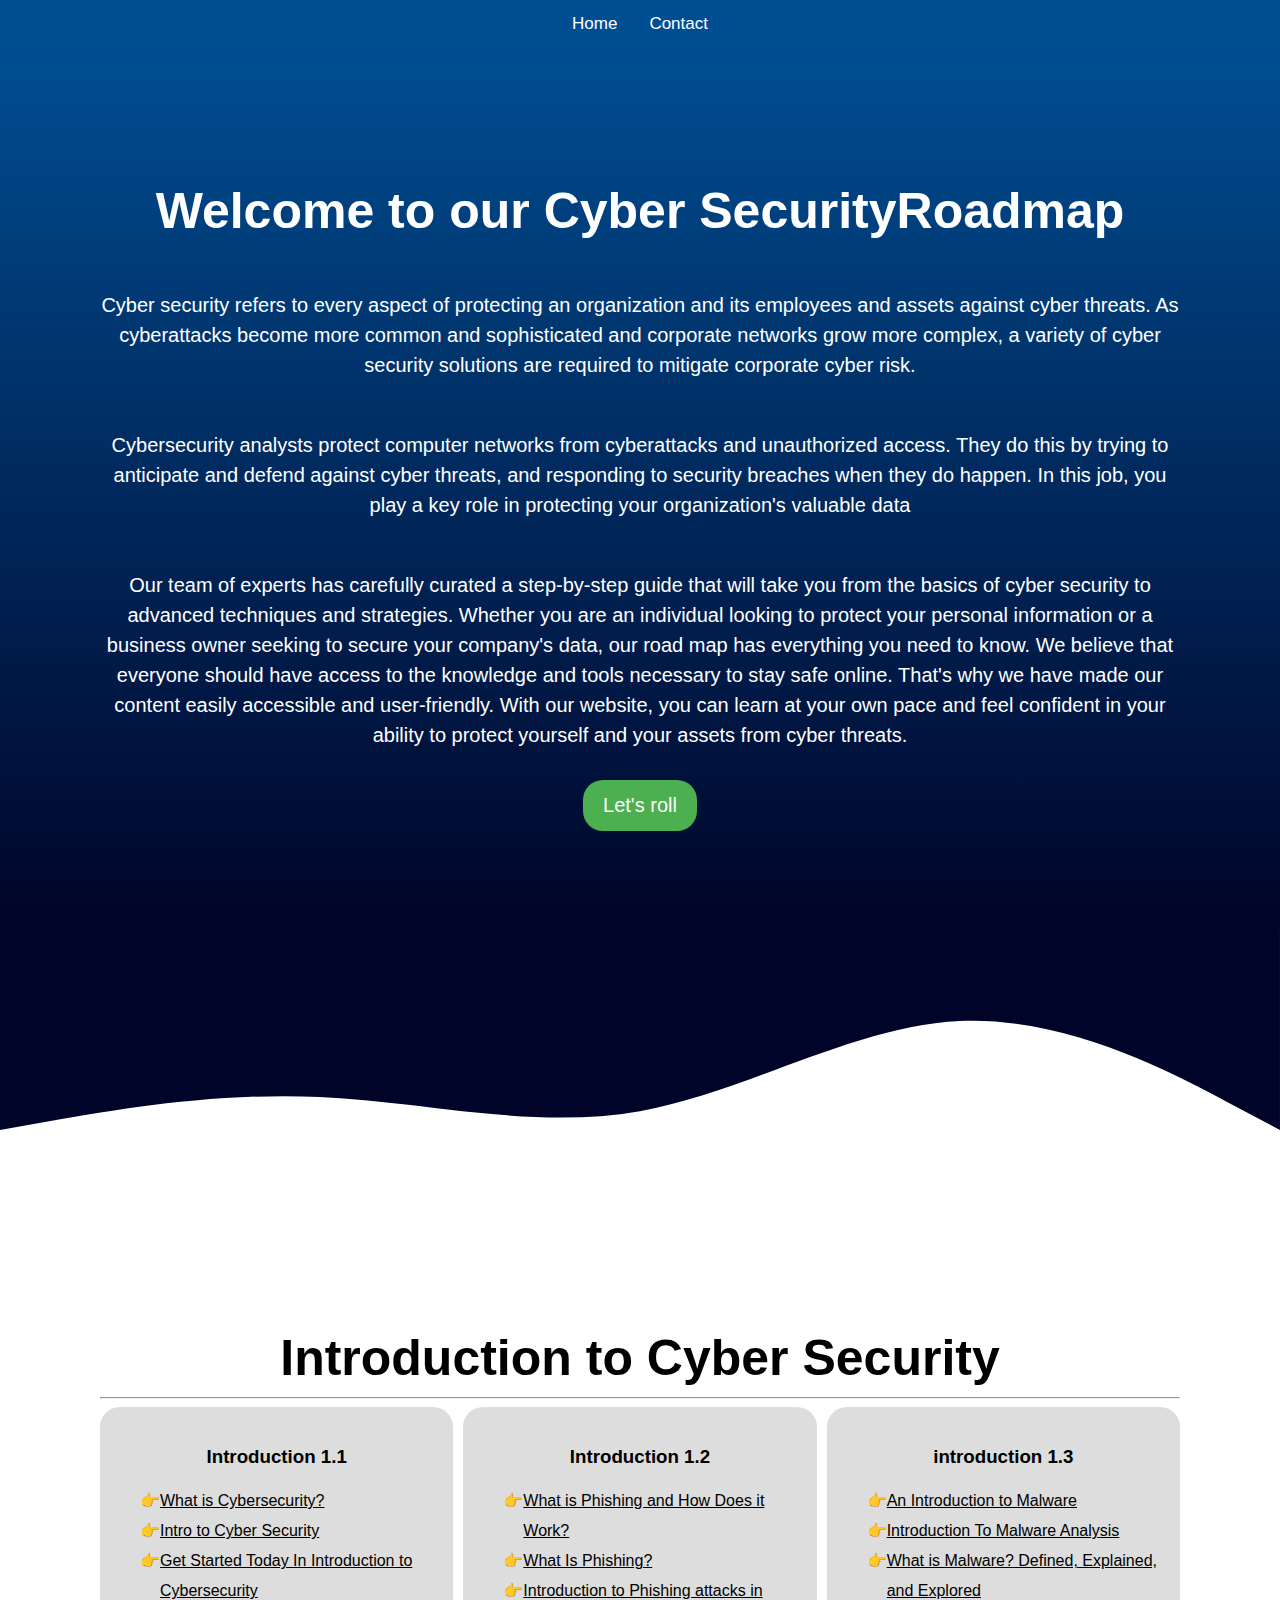
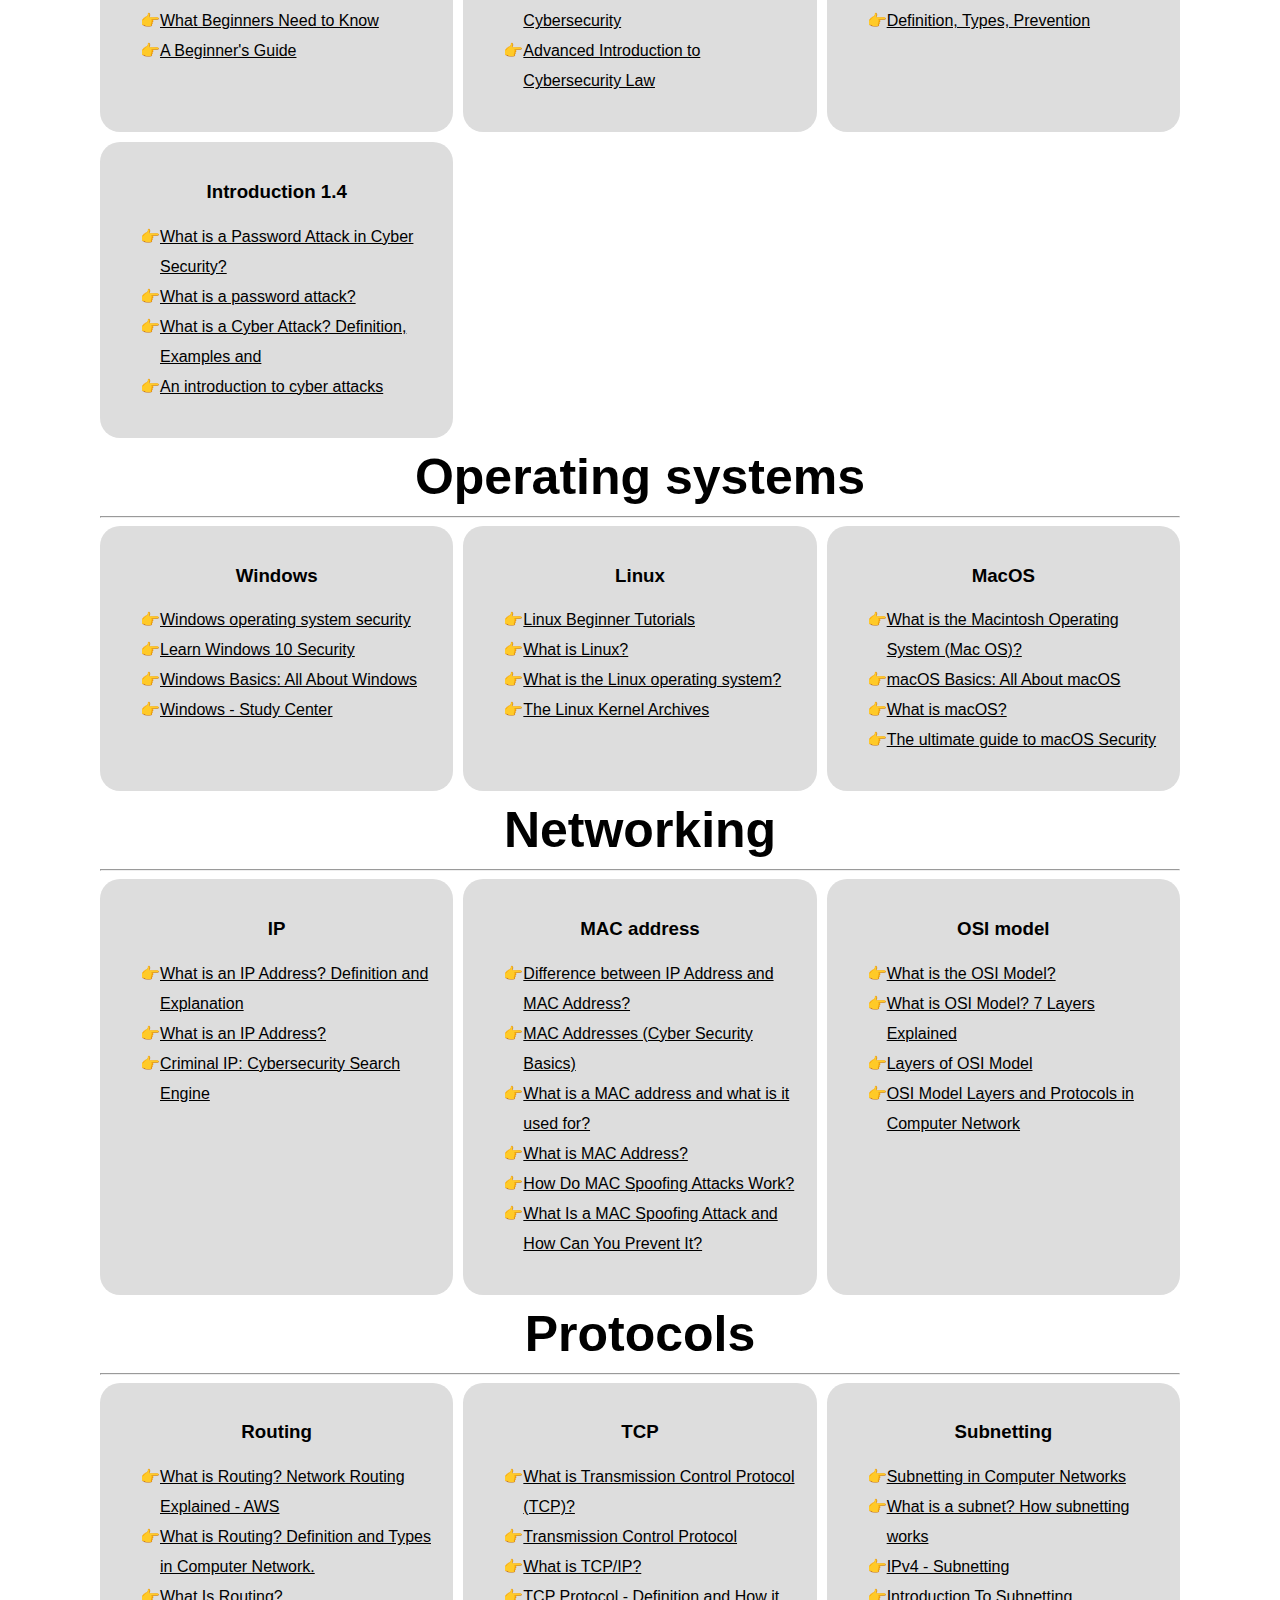
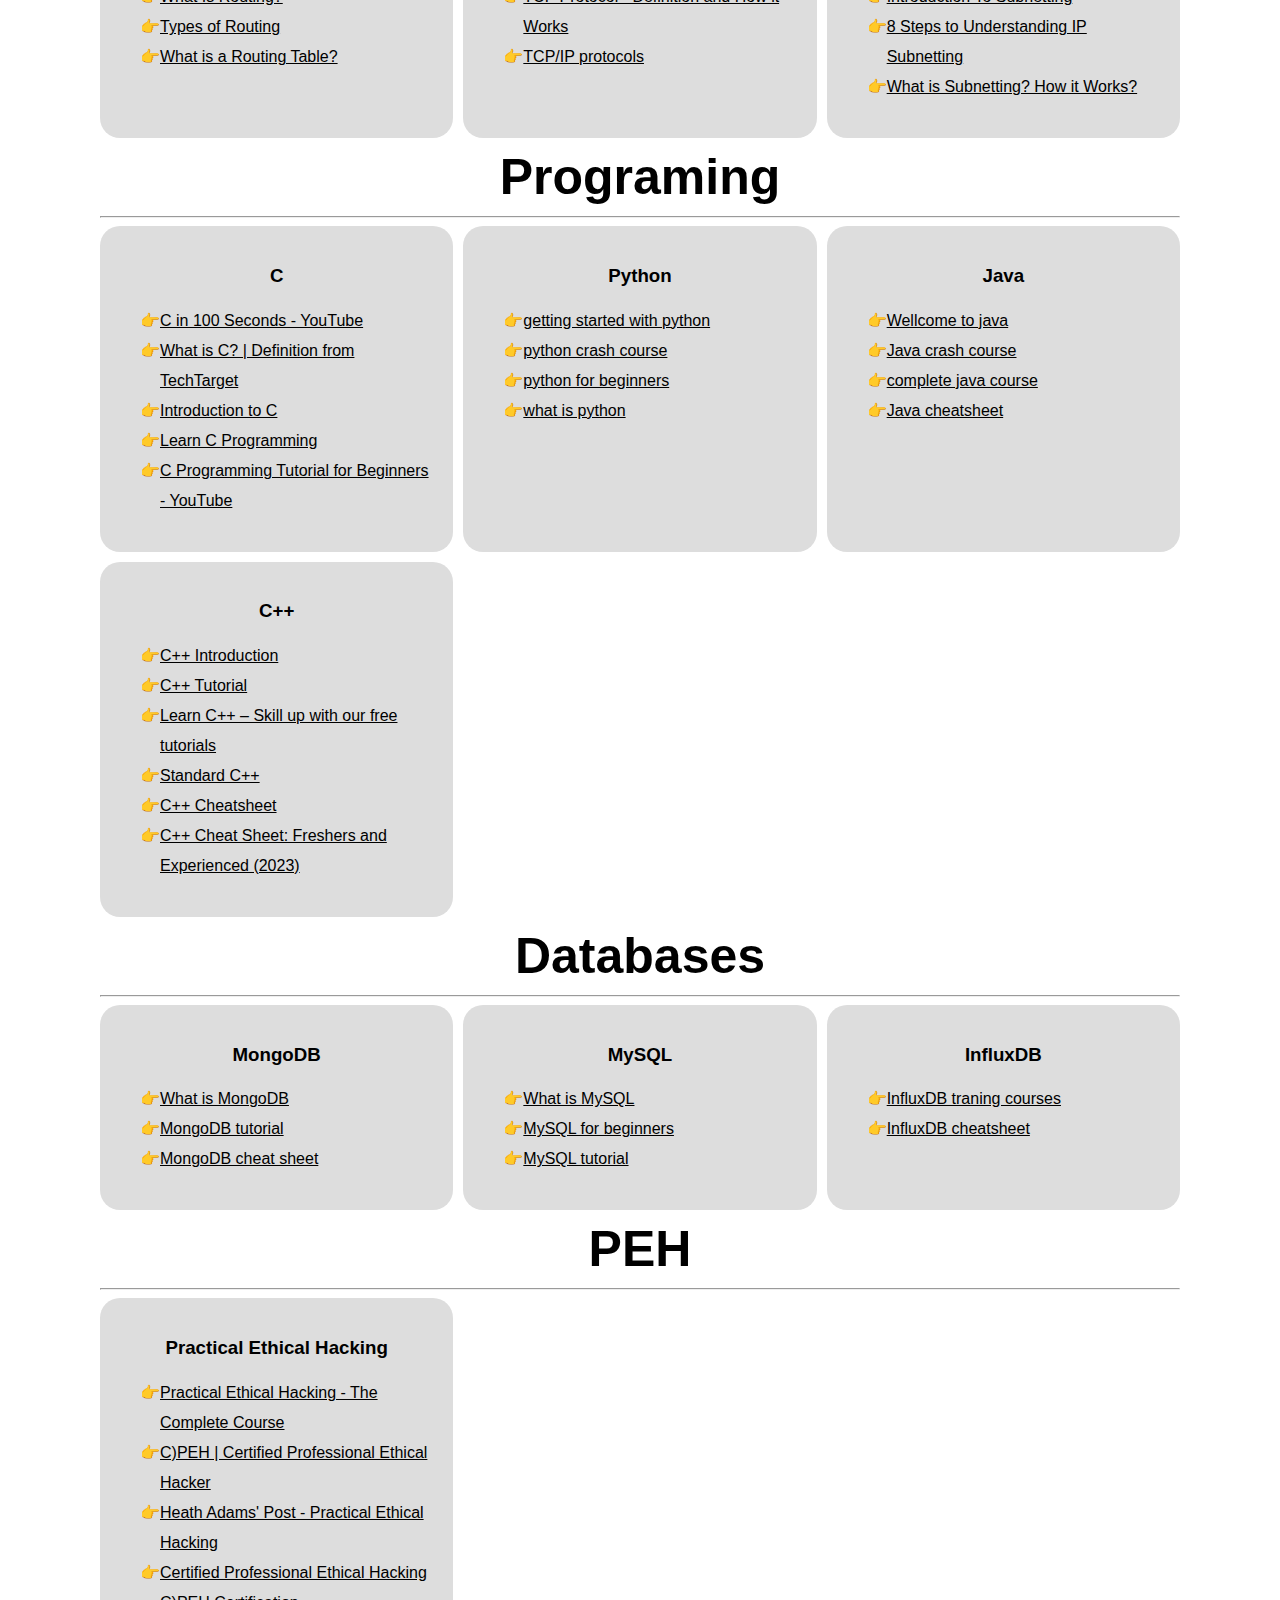
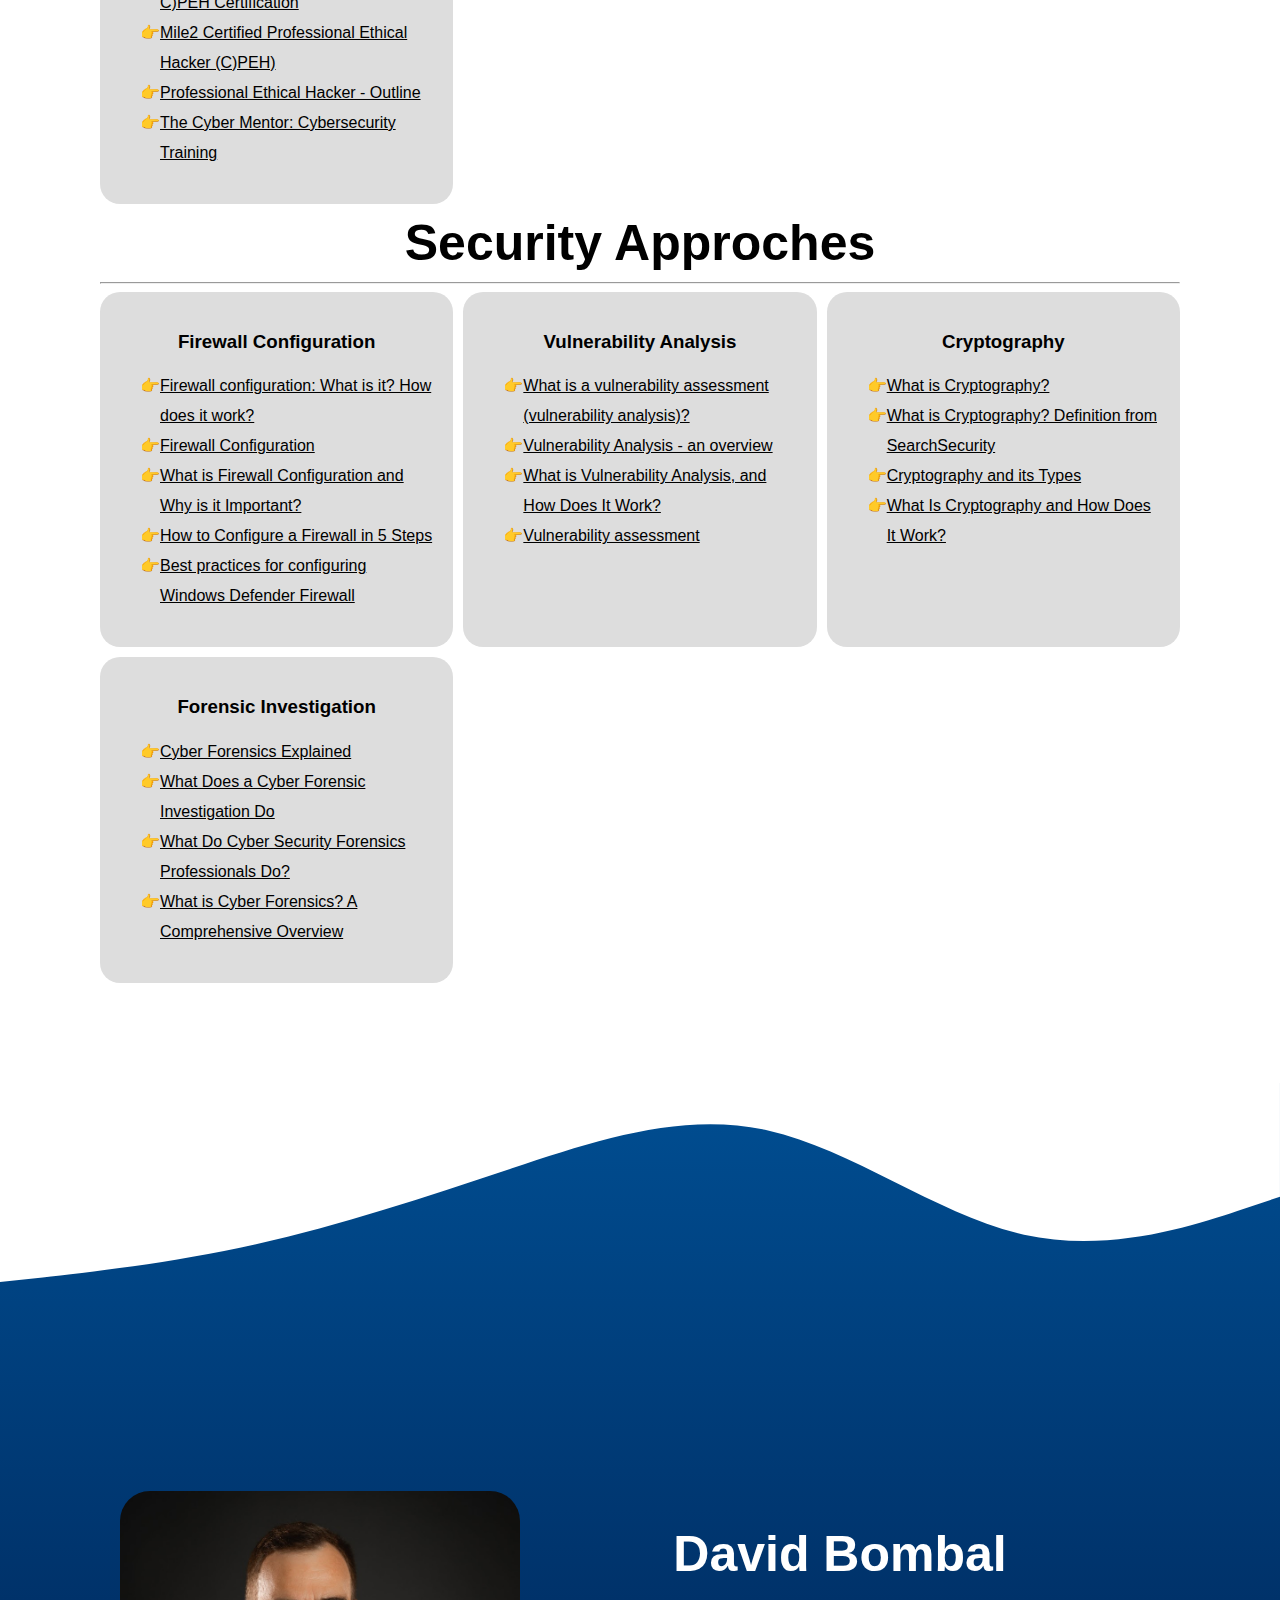
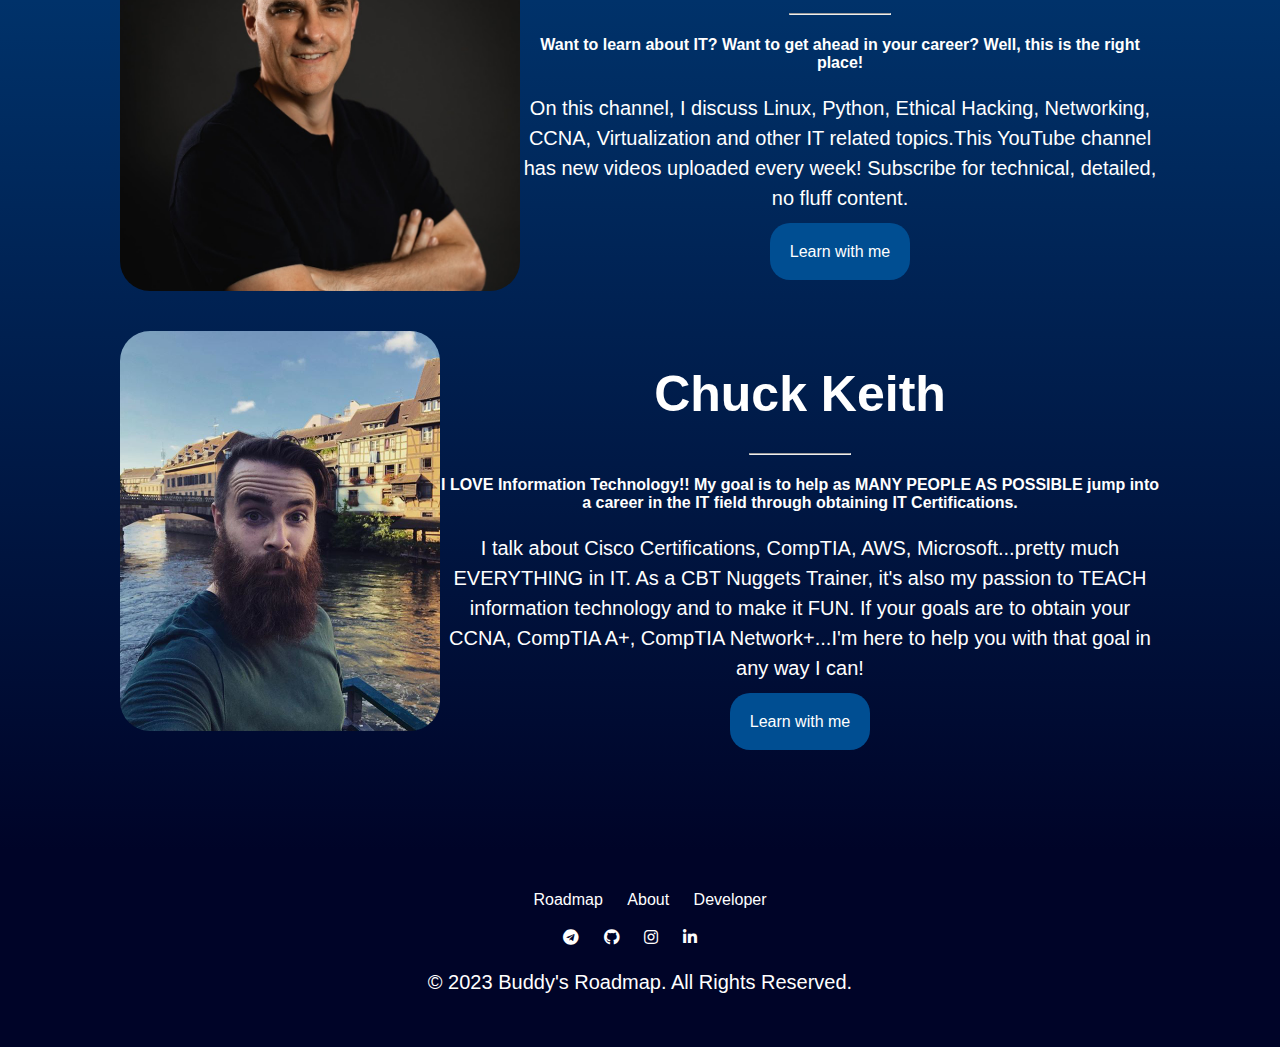
<file: cyber.html>
<!DOCTYPE html>
<html lang="en">
<head>
    <meta charset="UTF-8">
    <meta name="viewport" content="width=device-width, initial-scale=1.0">
    <title>cyber security Roadmap</title>
    <link rel="stylesheet" href="cyber.css">
    <link rel="stylesheet" href="https://cdnjs.cloudflare.com/ajax/libs/font-awesome/5.15.1/css/all.min.css">
</head>
<body>
    <div class="navbar">
        <a href="index.html">Home</a>
        <a href="#contact">Contact</a>
       </div>


       <!-- Landing Page Content -->
       <div class="landing-page" id="about">
        <h1>Welcome to our Cyber SecurityRoadmap</h1>
        <p>Cyber security refers to every aspect of protecting an organization and its employees and assets against cyber threats. As cyberattacks become more common and sophisticated and corporate networks grow more complex, a variety of cyber security solutions are required to mitigate corporate cyber risk.</p>
        <p>Cybersecurity analysts protect computer networks from cyberattacks and unauthorized access. They do this by trying to anticipate and defend against cyber threats, and responding to security breaches when they do happen. In this job, you play a key role in protecting your organization's valuable data</p>
        <p>Our team of experts has carefully curated a step-by-step guide that will take you from the basics of cyber security to advanced techniques and strategies. Whether you are an individual looking to protect your personal information or a business owner seeking to secure your company's data, our road map has everything you need to know. We believe that everyone should have access to the knowledge and tools necessary to stay safe online. That's why we have made our content easily accessible and user-friendly. With our website, you can learn at your own pace and feel confident in your ability to protect yourself and your assets from cyber threats.</p>
        <button><a href="#path">Let's roll</a></button>
         </div>

        <svg xmlns="http://www.w3.org/2000/svg" viewBox="0 0 1440 320"><path fill="#000428" fill-opacity="1" d="M0,224L60,213.3C120,203,240,181,360,186.7C480,192,600,224,720,202.7C840,181,960,107,1080,101.3C1200,96,1320,160,1380,192L1440,224L1440,0L1380,0C1320,0,1200,0,1080,0C960,0,840,0,720,0C600,0,480,0,360,0C240,0,120,0,60,0L0,0Z"></path></svg>
       

         <div class="cont" id="path">
            <div class="warper">
                    <h1>Introduction to Cyber Security</h1>
                    <hr>
                <div class="grid-container1">
                    <div class="grid-item">
                        <h3>Introduction 1.1</h3>
                        <ul>
                            <li><a href="https://www.simplilearn.com/introduction-to-cyber-security-article#:~:text=Cyber%20Security%20is%20a%20process,confidence%20in%20products%20and%20services." target="_blank">What is Cybersecurity?</a></li>
                            <li><a href="https://www.futurelearn.com/courses/introduction-to-cyber-security" target="_blank">Intro to Cyber Security</a></li>
                            <li><a href="https://www.netacad.com/courses/cybersecurity/introduction-cybersecurity" target="_blank">Get Started Today In Introduction to Cybersecurity</a></li>
                            <li><a href="https://digitalskills.engin.umich.edu/cybersecurity/introduction-to-cybersecurity/" target="_blank">What Beginners Need to Know</a></li>
                            <li><a href="https://www.simplilearn.com/introduction-to-cyber-security-beginners-guide-pdf" target="_blank">A Beginner's Guide</a></li>
                        </ul>
                    </div>
                    <div class="grid-item">
                        <h3>Introduction 1.2</h3>
                        <ul>
                            <li><a href="https://www.techtarget.com/searchsecurity/definition/phishing" target="_blank">What is Phishing and How Does it Work?</a></li>
                            <li><a href="https://www.proofpoint.com/us/threat-reference/phishing" target="_blank">What Is Phishing?</a></li>
                            <li><a href="https://www.h2kinfosys.com/blog/introduction-to-phishing-attacks-in-cybersecurity/" target="_blank">Introduction to Phishing attacks in Cybersecurity</a></li>
                            <li><a href="https://www.e-elgar.com/shop/gbp/advanced-introduction-to-cybersecurity-law-9781800883345.html" target="_blank">Advanced Introduction to Cybersecurity Law</a></li>
                        </ul>
                    </div>
                    <div class="grid-item">
                        <h3>introduction 1.3</h3>
                        <ul>
                            <li><a href="https://orbit.dtu.dk/files/4918204/malware.pdf" target="_blank">An Introduction to Malware</a></li>
                            <li><a href="https://www.geeksforgeeks.org/introduction-to-malware-analysis/" target="_blank">Introduction To Malware Analysis</a></li>
                            <li><a href="https://www.forcepoint.com/cyber-edu/malware" target="_blank">What is Malware? Defined, Explained, and Explored</a></li>
                            <li><a href="https://www.techtarget.com/searchsecurity/definition/malware" target="_blank">Definition, Types, Prevention</a></li>
                        </ul>
                    </div>
                    <div class="grid-item">
                        <h3>Introduction 1.4</h3>
                        <ul>
                            <li><a href="https://securityboulevard.com/2022/05/what-is-a-password-attack-in-cyber-security/" target="_blank">What is a Password Attack in Cyber Security?</a></li>
                            <li><a href="https://www.educative.io/answers/what-is-a-password-attack" target="_blank">What is a password attack?</a></li>
                            <li><a href="https://www.techtarget.com/searchsecurity/definition/cyber-attack" target="_blank">What is a Cyber Attack? Definition, Examples and</a></li>
                            <li><a href="https://www.ramsac.com/it-resources/cybersecurity/an-introduction-to-cyber-attacks/" target="_blank">An introduction to cyber attacks</a></li>
                        </ul>
                    </div>
                </div>
                    <h1>Operating systems</h1>
                    <hr>
                <div class="grid-container2">      
                    <div class="grid-item">
                        <h3>Windows</h3>
                        <ul>
                            <li><a href="https://learn.microsoft.com/en-us/windows/security/operating-system-security/" target="_blank">Windows operating system security</a></li>
                            <li><a href="https://www.edx.org/learn/windows-10-security" target="_blank">Learn Windows 10 Security</a></li>
                            <li><a href="https://edu.gcfglobal.org/en/windowsbasics/all-about-windows/1/" target="_blank">Windows Basics: All About Windows</a></li>
                            <li><a href="https://help.olivetree.com/hc/en-us/articles/360018338672-Windows-Study-Center" target="_blank">Windows - Study Center</a></li>
                        </ul>
                    </div>
                    <div class="grid-item">
                        <h3>Linux</h3>
                        <ul>
                            <li><a href="https://www.linux.org/forums/linux-beginner-tutorials.123/" target="_blank">Linux Beginner Tutorials</a></li>
                            <li><a href="https://www.linux.com/what-is-linux/" target="_blank">What is Linux?</a></li>
                            <li><a href="https://www.techtarget.com/searchdatacenter/definition/Linux-operating-system" target="_blank">What is the Linux operating system?</a></li>
                            <li><a href="https://www.kernel.org/" target="_blank">The Linux Kernel Archives</a></li>
                        </ul>
                    </div>
                    <div class="grid-item">
                        <h3>MacOS</h3>
                        <ul>
                            <li><a href="https://www.techopedia.com/definition/2639/macintosh-operating-system-mac-os" target="_blank">What is the Macintosh Operating System (Mac OS)?</a></li>
                            <li><a href="https://edu.gcfglobal.org/en/macosbasics/all-about-macos/1/" target="_blank">macOS Basics: All About macOS</a></li>
                            <li><a href="https://www.javatpoint.com/what-is-macos" target="_blank">What is macOS?</a></li>
                            <li><a href="https://macpaw.com/mac-security-guide" target="_blank">The ultimate guide to macOS Security</a></li>
                        </ul>
                    </div>
                </div>
                    <h1>Networking</h1>
                    <hr>
                <div class="grid-container3">
                    <div class="grid-item">
                        <h3>IP</h3>
                        <ul>
                            <li><a href="https://www.kaspersky.com/resource-center/definitions/what-is-an-ip-address" target="_blank">What is an IP Address? Definition and Explanation</a></li>
                            <li><a href="https://www.techtarget.com/whatis/definition/IP-address-Internet-Protocol-Address" target="_blank">What is an IP Address?</a></li>
                            <li><a href="https://www.criminalip.io/" target="_blank">Criminal IP: Cybersecurity Search Engine</a></li>
                        </ul>
                    </div>
                    <div class="grid-item">
                        <h3>MAC address</h3>
                        <ul>
                            <li><a href="https://www.infosectrain.com/blog/difference-between-ip-address-and-mac-address/#:~:text=Use%20of%20a%20MAC%20address,and%20prevent%20unwanted%20network%20access.&text=The%20IP%20address%20is%20a%20logical%20or%20software%20address." target="_blank">Difference between IP Address and MAC Address?</a></li>
                            <li><a href="https://www.linkedin.com/pulse/2-mac-addresses-cyber-security-basics-ertan-kaya" target="_blank">MAC Addresses (Cyber Security Basics)</a></li>
                            <li><a href="https://www.educative.io/answers/what-is-a-mac-address-and-what-is-it-used-for" target="_blank">What is a MAC address and what is it used for?</a></li>
                            <li><a href="https:/https://www.javatpoint.com/what-is-mac-address" target="_blank">What is MAC Address?</a></li>
                            <li><a href="https://www.securew2.com/blog/how-do-mac-spoofing-attacks-work" target="_blank">How Do MAC Spoofing Attacks Work?</a></li>
                            <li><a href="https://www.makeuseof.com/what-is-mac-spoofing/" target="_blank">What Is a MAC Spoofing Attack and How Can You Prevent It?</a></li>
                        </ul>
                    </div>
                    <div class="grid-item">
                        <h3>OSI model</h3>
                        <ul>
                            <li><a href="https://www.cloudflare.com/learning/ddos/glossary/open-systems-interconnection-model-osi/#:~:text=The%20open%20systems%20interconnection%20(OSI,to%20communicate%20using%20standard%20protocols." target="_blank">What is the OSI Model?</a></li>
                            <li><a href="https://www.imperva.com/learn/application-security/osi-model/" target="_blank">What is OSI Model? 7 Layers Explained</a></li>
                            <li><a href="https://www.geeksforgeeks.org/layers-of-osi-model/" target="_blank">Layers of OSI Model</a></li>
                            <li><a href="https://www.guru99.com/layers-of-osi-model.html" target="_blank">OSI Model Layers and Protocols in Computer Network</a></li>
                        </ul>
                    </div>
                </div>
                <h1>Protocols</h1>
                <hr>
                <div class="grid-container4">
                    <div class="grid-item">
                        <h3>Routing</h3>
                        <ul>
                            <li><a href="https://aws.amazon.com/what-is/routing/" target="_blank">What is Routing? Network Routing Explained - AWS</a></li>
                            <li><a href="https://www.javatpoint.com/computer-network-routing" target="_blank">What is Routing? Definition and Types in Computer Network.</a></li>
                            <li><a href="https://www.cisco.com/c/en/us/products/routers/what-is-routing.html" target="_blank">What Is Routing?</a></li>
                            <li><a href="https://www.geeksforgeeks.org/types-of-routing/" target="_blank">Types of Routing</a></li>
                            <li><a href="https://www.techtarget.com/searchnetworking/definition/routing-table" target="_blank">What is a Routing Table?</a></li>
                        </ul>
                    </div>
                    <div class="grid-item">
                        <h3>TCP</h3>
                        <ul>
                            <li><a href="https://www.techtarget.com/searchnetworking/definition/TCP" target="_blank">What is Transmission Control Protocol (TCP)?</a></li>
                            <li><a href="https://en.wikipedia.org/wiki/Transmission_Control_Protocol" target="_blank">Transmission Control Protocol</a></li>
                            <li><a href="https://www.cloudflare.com/learning/ddos/glossary/tcp-ip/" target="_blank">What is TCP/IP?</a></li>
                            <li><a href="https://www.extrahop.com/resources/protocols/tcp/" target="_blank">TCP Protocol - Definition and How it Works</a></li>
                            <li><a href="https://www.ibm.com/docs/ssw_aix_72/network/tcpip_protocols.html" target="_blank">TCP/IP protocols</a></li>
                        </ul>
                    </div>
                    <div class="grid-item">
                        <h3>Subnetting</h3>
                        <ul>
                            <li><a href="https://www.scaler.com/topics/computer-network/subnetting/#:~:text=Subnetting%20is%20a%20method%20of,and%20also%20conceals%20network%20complexity." target="_blank">Subnetting in Computer Networks</a></li>
                            <li><a href="https://www.cloudflare.com/learning/network-layer/what-is-a-subnet/" target="_blank">What is a subnet? How subnetting works</a></li>
                            <li><a href="https://www.tutorialspoint.com/ipv4/ipv4_subnetting.htm" target="_blank">IPv4 - Subnetting</a></li>
                            <li><a href="https://www.geeksforgeeks.org/introduction-to-subnetting/" target="_blank">Introduction To Subnetting</a></li>
                            <li><a href="https://www.techopedia.com/6/28587/internet/8-steps-to-understanding-ip-subnetting" target="_blank">8 Steps to Understanding IP Subnetting</a></li>
                            <li><a href="https://www.simplilearn.com/tutorials/cyber-security-tutorial/what-is-sub-netting" target="_blank">What is Subnetting? How it Works?</a></li>
                        </ul>
                    </div>
                </div>
                <h1>Programing</h1>
                <hr>
                <div class="grid-container5">
                    <div class="grid-item">
                        <h3>C</h3>
                        <ul>
                            <li><a href="https://www.youtube.com/watch?v=U3aXWizDbQ4" target="_blank">C in 100 Seconds - YouTube</a></li>
                            <li><a href="https://www.techtarget.com/searchwindowsserver/definition/C" target="_blank">What is C? | Definition from TechTarget</a></li>
                            <li><a href="https://www.w3schools.com/c/c_intro.php" target="_blank">Introduction to C</a></li>
                            <li><a href="https://www.programiz.com/c-programming" target="_blank">Learn C Programming</a></li>
                            <li><a href="https://www.youtube.com/watch?v=KJgsSFOSQv0" target="_blank">C Programming Tutorial for Beginners - YouTube</a></li>
                        </ul>
                    </div>
                    <div class="grid-item">
                        <h3>Python</h3>
                        <ul>
                            <li><a href="https://www.python.org/about/gettingstarted/" target="_blank">getting started with python</a></li>
                            <li><a href="https://ehmatthes.github.io/pcc/" target="_blank">python crash course</a></li>
                            <li><a href="https://thenewstack.io/an-introduction-to-python-for-non-programmers/" target="_blank">python for beginners</a></li>
                            <li><a href="https://www.python.org/" target="_blank">what is python</a></li>
                        </ul>
                    </div>
                    <div class="grid-item">
                        <h3>Java</h3>
                        <ul>
                            <li><a href="https://www.java.com/" target="_blank">Wellcome to java</a></li>
                            <li><a href="https://www.youtube.com/watch?v=eIrMbAQSU34" target="_blank">Java crash course</a></li>
                            <li><a href="https://www.youtube.com/watch?v=xk4_1vdrzzo" target="_blank">complete java course</a></li>
                            <li><a href="https://introcs.cs.princeton.edu/11cheatsheet" target="_blank">Java cheatsheet</a></li>
                        </ul>
                    </div>
                    <div class="grid-item">
                        <h3>C++</h3>
                        <ul>
                            <li><a href="https://www.w3schools.com/cpp/cpp_intro.asp" target="_blank">C++ Introduction</a></li>
                            <li><a href="https://www.w3schools.com/cpp/" target="_blank">C++ Tutorial</a></li>
                            <li><a href="https://www.learncpp.com/" target="_blank">Learn C++ – Skill up with our free tutorials</a></li>
                            <li><a href="https://isocpp.org/" target="_blank">Standard C++</a></li>
                            <li><a href="https://www.codewithharry.com/blogpost/cpp-cheatsheet/" target="_blank">C++ Cheatsheet</a></li>
                            <li><a href="https://www.interviewbit.com/cpp-cheat-sheet/" target="_blank">C++ Cheat Sheet: Freshers and Experienced (2023)</a></li>
                        </ul>
                    </div>
                </div>
                <h1>Databases</h1>
                <hr>
                <div class="grid-container6">
                    <div class="grid-item">
                        <h3>MongoDB</h3>
                        <ul>
                            <li><a href="https://www.mongodb.com/" target="_blank">What is MongoDB</a></li>
                            <li><a href="https://www.w3schools.com/mongodb/" target="_blank">MongoDB tutorial</a></li>
                            <li><a href="https://www.mongodb.com/developer/products/mongodb/cheat-sheet/" target="_blank">MongoDB cheat sheet</a></li>
                        </ul>
                    </div>
                    <div class="grid-item">
                        <h3>MySQL</h3>
                        <ul>
                            <li><a href="https://www.mysql.com/" target="_blank">What is MySQL</a></li>
                            <li><a href="https://www.youtube.com/watch?v=7S_tz1z_5bA" target="_blank">MySQL for beginners</a></li>
                            <li><a href="https://www.mysqltutorial.org/" target="_blank">MySQL tutorial</a></li>
                        </ul>
                    </div>
                    <div class="grid-item">
                        <h3>InfluxDB</h3>
                        <ul>
                            <li><a href="https://www.linkedin.com/learning/topics/influxdb" target="_blank">InfluxDB traning courses</a></li>
                            <li><a href="https://gist.github.com/tomazursic/6cc217e2644c619ceceefb8ce824925b" target="_blank">InfluxDB cheatsheet</a></li>
                        </ul>
                    </div>
                </div>
                <h1>PEH</h1>
                    <hr>
                <div class="grid-container7">
                    <div class="grid-item">
                        <h3>Practical Ethical Hacking</h3>
                        <ul>
                            <li><a href="https://academy.tcm-sec.com/p/practical-ethical-hacking-the-complete-course" target="_blank">Practical Ethical Hacking - The Complete Course</a></li>
                            <li><a href="https://www.netec.com/product-page/c-peh-certified-professional-ethical-hacker" target="_blank">C)PEH | Certified Professional Ethical Hacker</a></li>
                            <li><a href="https://www.linkedin.com/posts/heathadams_practical-ethical-hacking-the-complete-activity-6964999372690395136-SI5G" target="_blank">Heath Adams' Post - Practical Ethical Hacking</a></li>
                            <li><a href="https://www.udemy.com/course/ethical-hacker-eh/" target="_blank">Certified Professional Ethical Hacking C)PEH Certification</a></li>
                            <li><a href="https://www.hudsoncourses.com/product/certified-professional-ethical-hacker-cpeh/" target="_blank">Mile2 Certified Professional Ethical Hacker (C)PEH)</a></li>
                            <li><a href="https://mile2.com/cpeh_outline/" target="_blank">Professional Ethical Hacker - Outline</a></li>
                            <li><a href="https://www.thecybermentor.com/" target="_blank">The Cyber Mentor: Cybersecurity Training</a></li>
                        </ul>
                    </div>
                </div>
                <h1>Security Approches</h1>
                    <hr>
                <div class="grid-container8">
                    <div class="grid-item">
                        <h3>Firewall Configuration</h3>
                        <ul>
                            <li><a href="https://www.algosec.com/resources/firewall-configuration/#:~:text=Firewall%20configuration%20involves%20configuring%20domain,rules%20to%20prevent%20cyber%20attacks." target="_blank">Firewall configuration: What is it? How does it work?</a></li>
                            <li><a href="https://www.checkpoint.com/cyber-hub/network-security/what-is-firewall/firewall-configuration/" target="_blank">Firewall Configuration</a></li>
                            <li><a href="https://www.fortinet.com/resources/cyberglossary/firewall-configuration" target="_blank">What is Firewall Configuration and Why is it Important?</a></li>
                            <li><a href="https://www.securitymetrics.com/blog/how-configure-firewall-5-steps" target="_blank">How to Configure a Firewall in 5 Steps</a></li>
                            <li><a href="https://learn.microsoft.com/en-us/windows/security/operating-system-security/network-security/windows-firewall/best-practices-configuring" target="_blank">Best practices for configuring Windows Defender Firewall</a></li>
                        </ul>
                    </div>
                    <div class="grid-item">
                        <h3>Vulnerability Analysis</h3>
                        <ul>
                            <li><a href="https://www.imperva.com/learn/application-security/vulnerability-assessment/#:~:text=A%20vulnerability%20assessment%20is%20a,mitigation%2C%20if%20and%20whenever%20needed." target="_blank">What is a vulnerability assessment (vulnerability analysis)?</a></li>
                            <li><a href="https://www.sciencedirect.com/topics/economics-econometrics-and-finance/vulnerability-analysis" target="_blank">Vulnerability Analysis - an overview</a></li>
                            <li><a href="https://www.eccouncil.org/cybersecurity-exchange/ethical-hacking/conduct-a-vulnerability-analysis/" target="_blank">What is Vulnerability Analysis, and How Does It Work?</a></li>
                            <li><a href="https://en.wikipedia.org/wiki/Vulnerability_assessment" target="_blank">Vulnerability assessment</a></li>
                        </ul>
                    </div>
                    <div class="grid-item">
                        <h3>Cryptography</h3>
                        <ul>
                            <li><a href="https://www.fortinet.com/resources/cyberglossary/what-is-cryptography#:~:text=Cryptography%20is%20the%20process%20of,%2C%20computer%20passwords%2C%20and%20ecommerce." target="_blank">What is Cryptography?</a></li>
                            <li><a href="https://www.techtarget.com/searchsecurity/definition/cryptography" target="_blank">What is Cryptography? Definition from SearchSecurity</a></li>
                            <li><a href="https://www.geeksforgeeks.org/cryptography-and-its-types/" target="_blank">Cryptography and its Types</a></li>
                            <li><a href="https://www.synopsys.com/glossary/what-is-cryptography.html" target="_blank">What Is Cryptography and How Does It Work?</a></li>
                        </ul>
                    </div>
                    <div class="grid-item">
                        <h3>Forensic Investigation</h3>
                        <ul>
                            <li><a href="https://www.splunk.com/en_us/blog/learn/cyber-forensics.html#:~:text=Cyber%20forensics%20is%20an%20end,of%20law%20or%20organizational%20policies." target="_blank">Cyber Forensics Explained</a></li>
                            <li><a href="https://www.securitymetrics.com/blog/what-does-cyber-forensic-investigation-do-and-how-much-does-it-cost" target="_blank">What Does a Cyber Forensic Investigation Do</a></li>
                            <li><a href="https://onlinedegrees.und.edu/blog/cyber-security-forensics/" target="_blank">What Do Cyber Security Forensics Professionals Do?</a></li>
                            <li><a href="https://intellipaat.com/blog/what-is-cyber-forensics/" target="_blank">What is Cyber Forensics? A Comprehensive Overview</a></li>
                        </ul>
                    </div>
                </div>
            </div>
         </div>
         <div class="cont2">
            <svg xmlns="http://www.w3.org/2000/svg" viewBox="0 0 1440 320"><path fill="#ffffff" fill-opacity="1" d="M0,224L48,218.7C96,213,192,203,288,181.3C384,160,480,128,576,96C672,64,768,32,864,53.3C960,75,1056,149,1152,170.7C1248,192,1344,160,1392,144L1440,128L1440,0L1392,0C1344,0,1248,0,1152,0C1056,0,960,0,864,0C768,0,672,0,576,0C480,0,384,0,288,0C192,0,96,0,48,0L0,0Z"></path></svg>
            <div class="warper2">
                <div class="yts">
                <div class="kevin">
                        <img src="img/david.jpg" alt="David Bombal">
                    <div class="about-kevin">
                        <h1>David Bombal</h1>
                        <hr>
                        <h4>Want to learn about IT? Want to get ahead in your career?  Well, this is the right place!</h4>
                        <p>On this channel, I discuss Linux, Python, Ethical Hacking, Networking, CCNA, Virtualization and other IT related topics.This YouTube channel has new videos uploaded every week! Subscribe for technical, detailed, no fluff content.</p>
                        <a href="https://www.youtube.com/@davidbombal" target="_blank">Learn with me</a>
                    </div>
                </div>



                <div class="kalid">
                    <img src="img/chuk.jpg" alt="NetworkChuck">               
                    <div class="kalid-img">
                    <h1>Chuck Keith</h1>
                    <hr>
                    <h4>I LOVE Information Technology!! My goal is to help as MANY PEOPLE AS POSSIBLE jump into a career in the IT field through obtaining IT Certifications.</h4>
                    <p>I talk about Cisco Certifications, CompTIA, AWS, Microsoft...pretty much EVERYTHING in IT. As a CBT Nuggets Trainer, it's also my passion to TEACH information technology and to make it FUN. If your goals are to obtain your CCNA, CompTIA A+, CompTIA Network+...I'm here to help you with that goal in any way I can!</p>
                    <a href="https://www.youtube.com/@NetworkChuck" target="_blank">Learn with me</a>
                </div>
                </div>
              </div> 
            </div>
         </div>
         <footer id="contact">
            <div class="footer-cont">
                <div class="footer-link">
                    <ul>
                        <li><a href="#path">Roadmap</a></li>
                        <li><a href="#about">About</a></li>
                        <li><a href="developer.html">Developer</a></li>
                    </ul>
                </div>
                <div class="footer-social">
                    <ul>
                        <li><a href="https://t.me/originalkalid" target="_blank"><i class="fab fa-telegram"></i></a></li>
                        <li><a href="https://github.com/kalidnesredin" target="_blank"><i class="fab fa-github"></i></a></li>
                        <li><a href="https://www.instagram.com/kalid_nesredin/" target="_blank"><i class="fab fa-instagram"></i></a></li>
                        <li><a href="https://www.linkedin.com/in/kalidnesredin/" target="_blank"><i class="fab fa-linkedin-in"></i></a></li>
                     </ul>
                </div>
            </div>
            <div class="footer-bottom">
                <p>&copy; 2023 Buddy's Roadmap. All Rights Reserved.</p>
            </div>
        </footer>
</body>
</html>
</file>
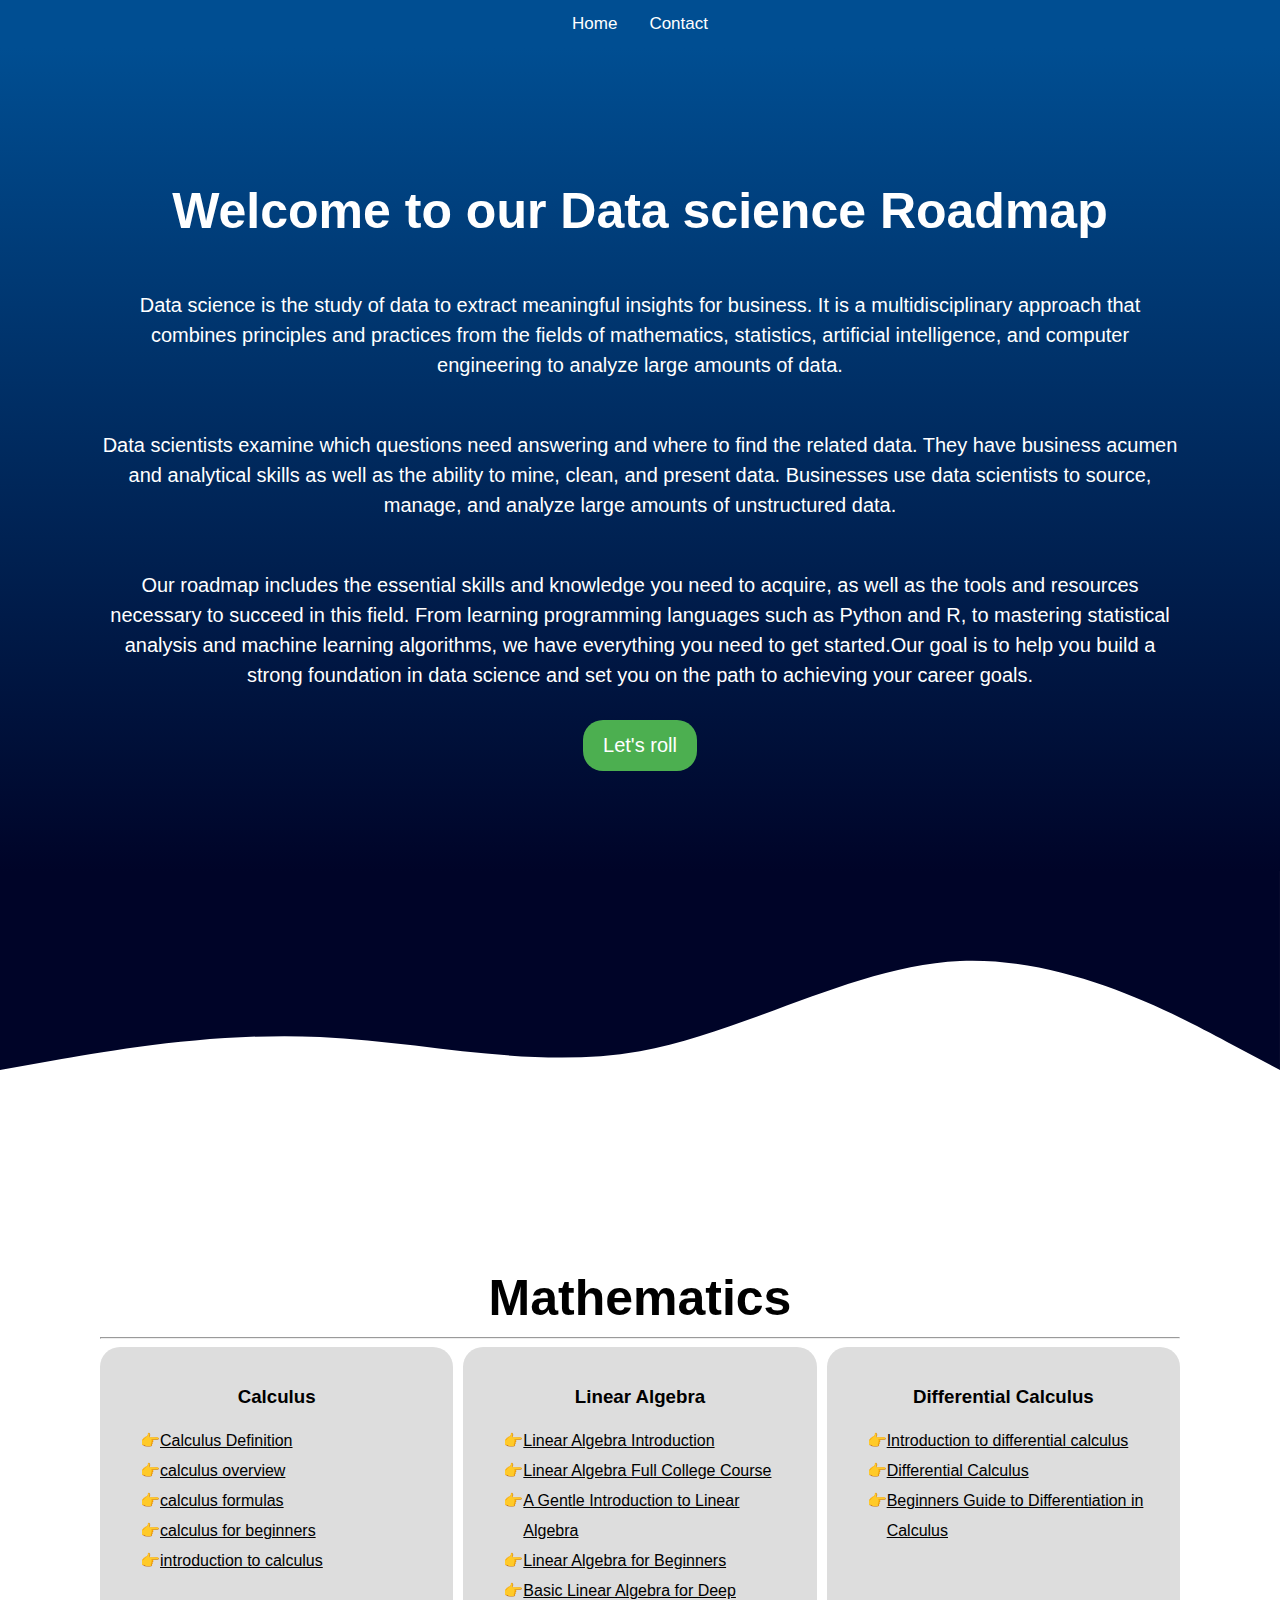
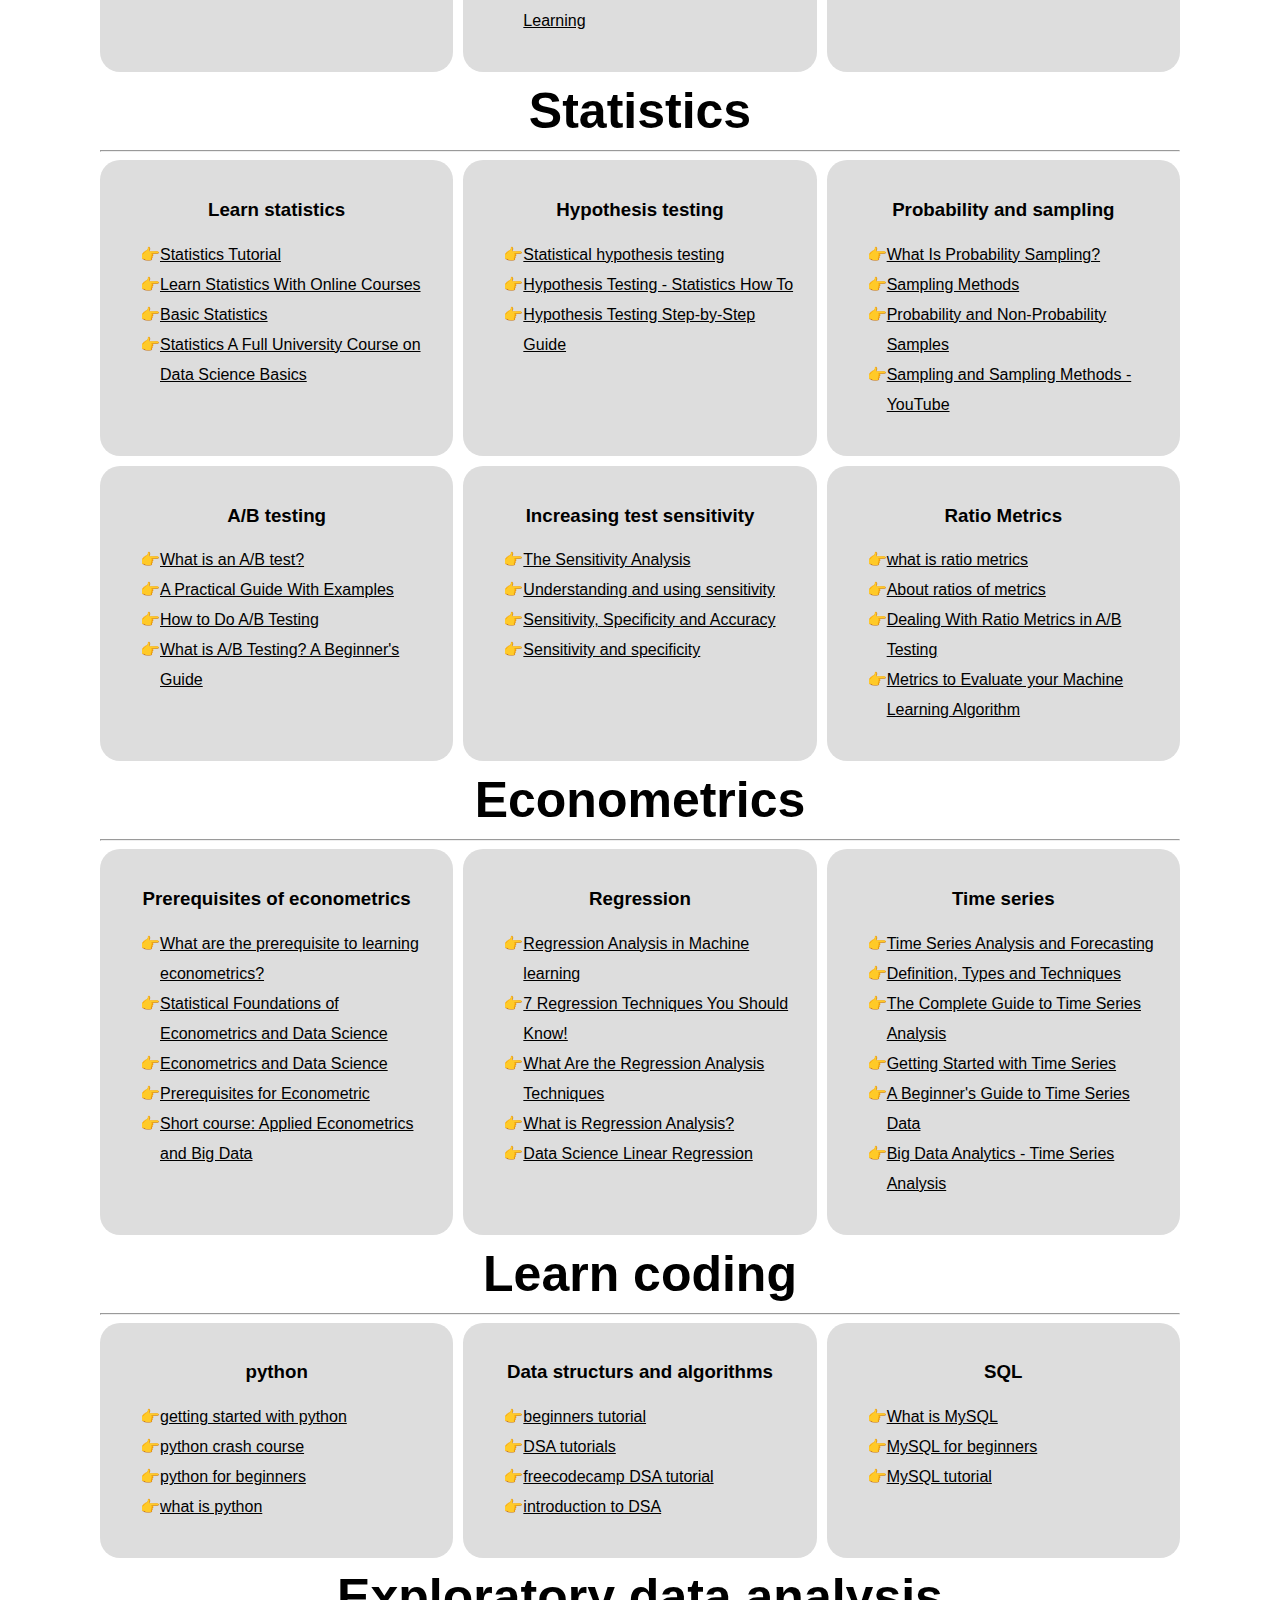
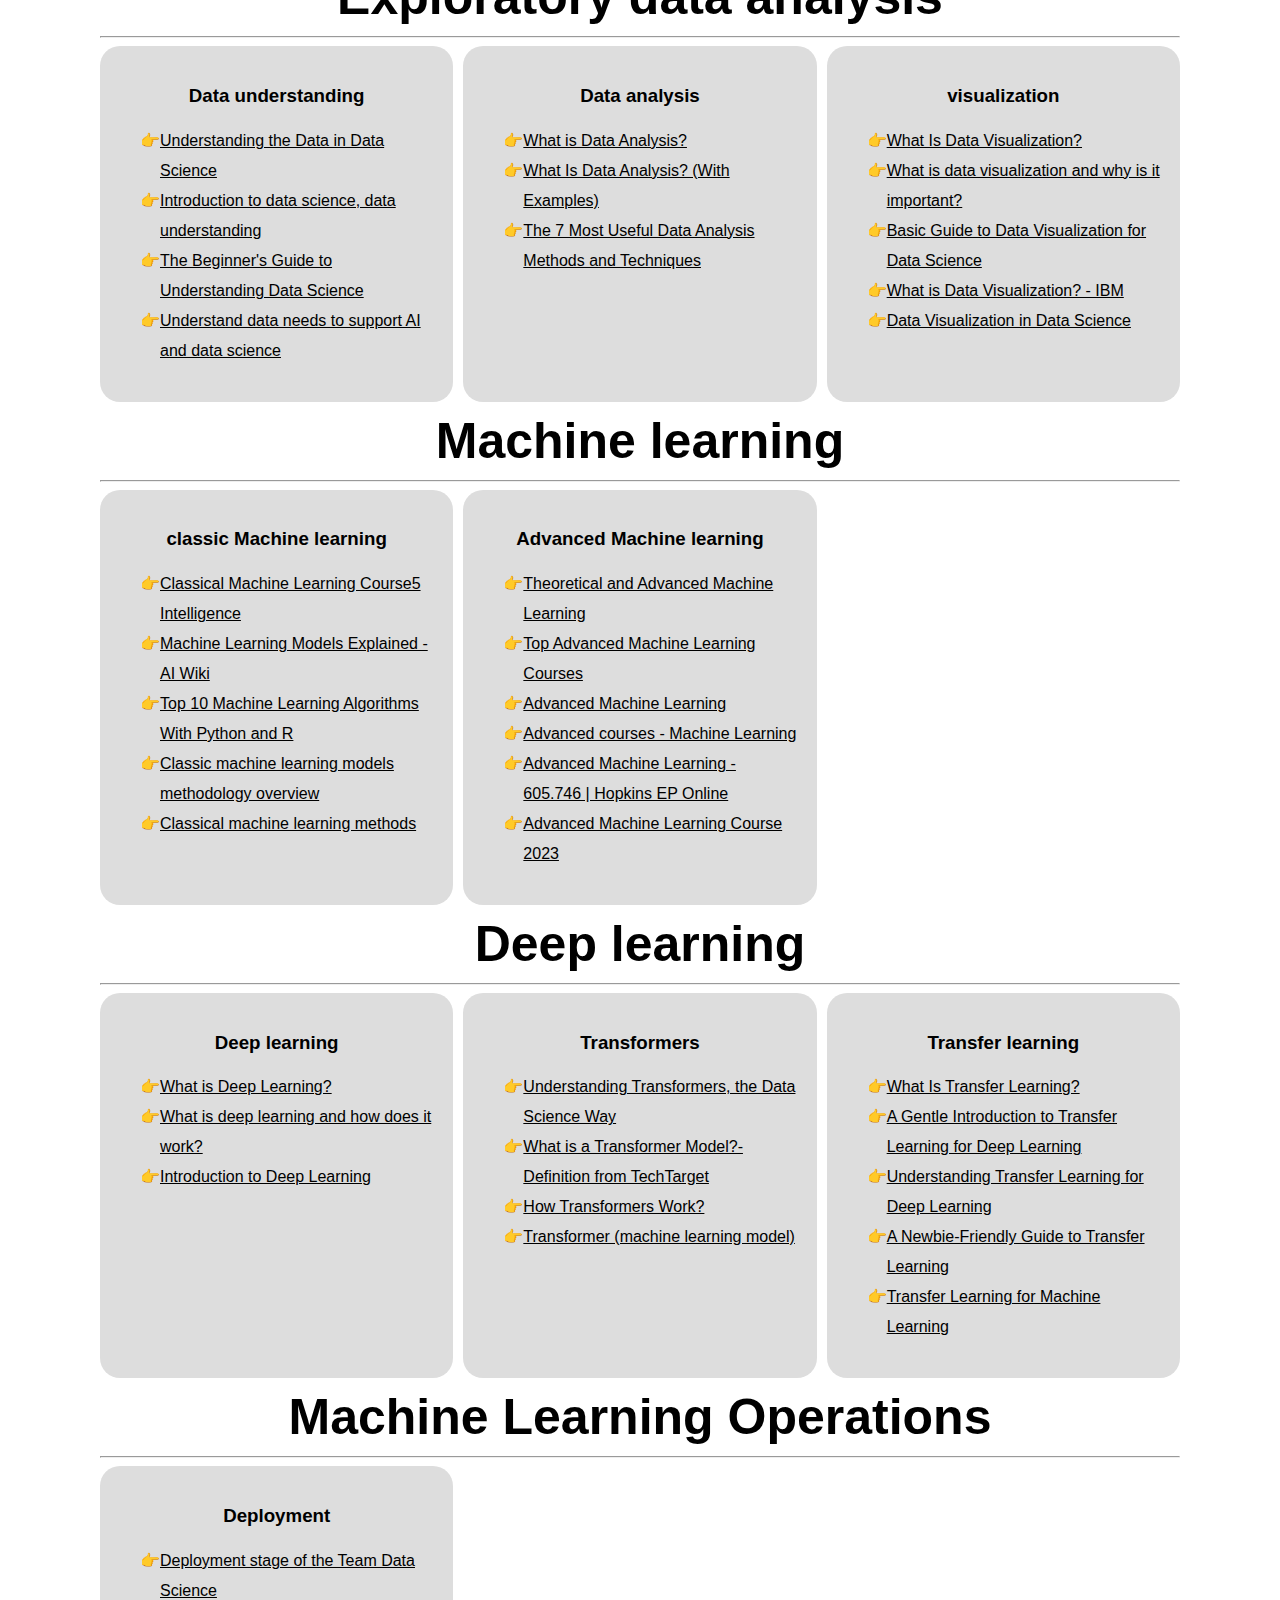
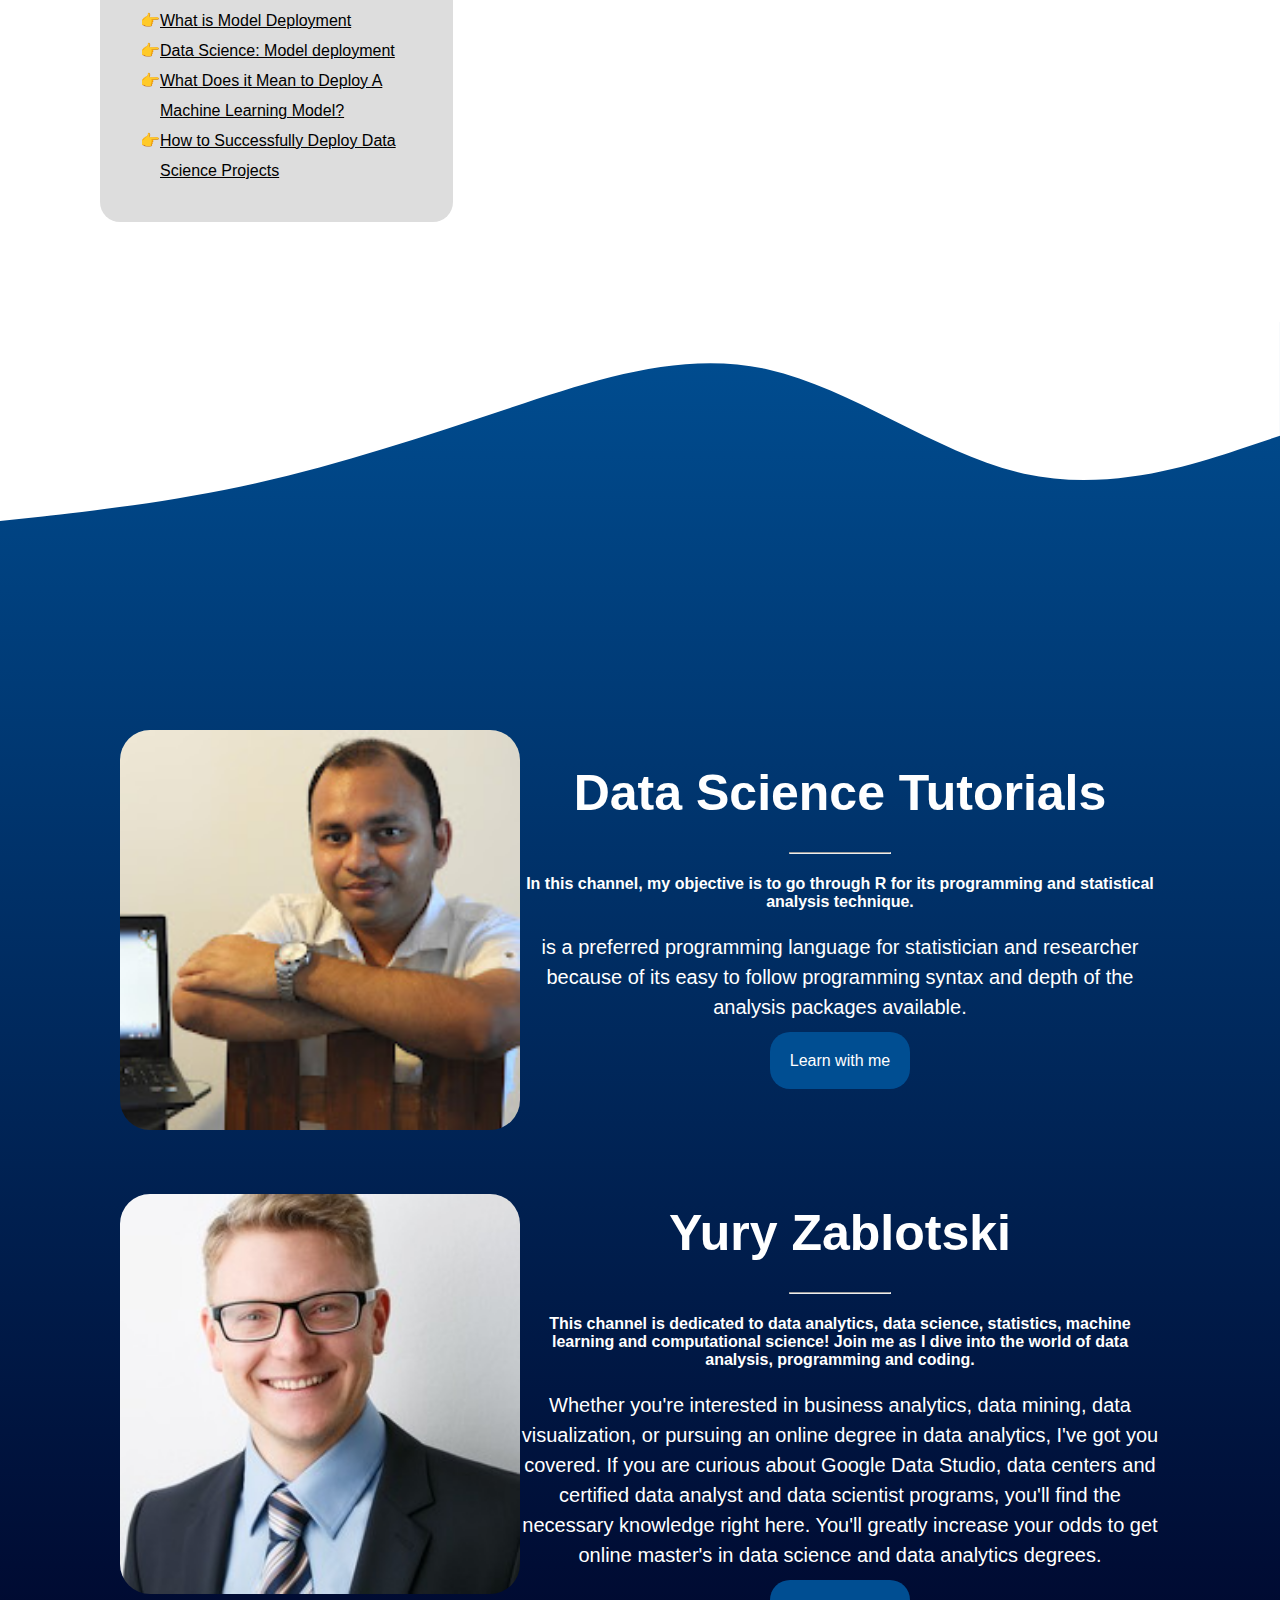
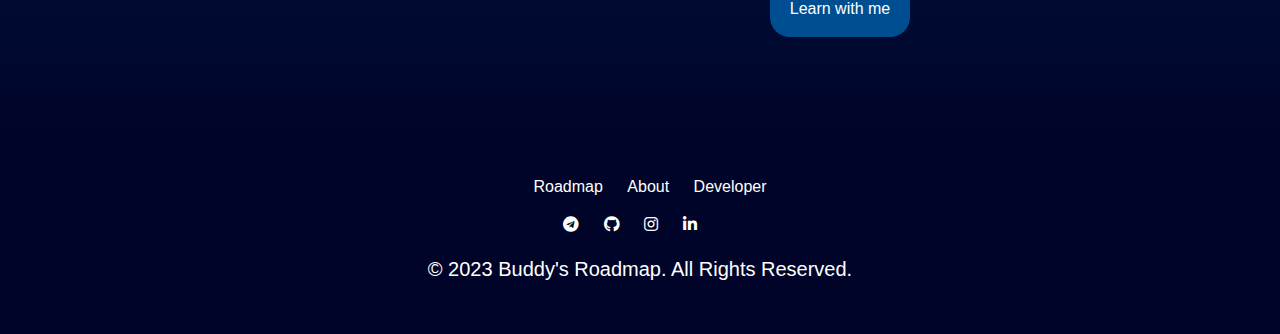
<file: Data-science.html>
<!DOCTYPE html>
<html lang="en">
<head>
    <meta charset="UTF-8">
    <meta name="viewport" content="width=device-width, initial-scale=1.0">
    <title>Data science Roadmap</title>
    <link rel="stylesheet" href="Data-science.css">
    <link rel="stylesheet" href="https://cdnjs.cloudflare.com/ajax/libs/font-awesome/5.15.1/css/all.min.css">
</head>
<body>
    <div class="navbar">
        <a href="index.html">Home</a>
        <a href="#contact">Contact</a>
       </div>


       <!-- Landing Page Content -->
       <div class="landing-page" id="about">
        <h1>Welcome to our Data science Roadmap</h1>
        <p>Data science is the study of data to extract meaningful insights for business. It is a multidisciplinary approach that combines principles and practices from the fields of mathematics, statistics, artificial intelligence, and computer engineering to analyze large amounts of data.</p>
        <p>Data scientists examine which questions need answering and where to find the related data. They have business acumen and analytical skills as well as the ability to mine, clean, and present data. Businesses use data scientists to source, manage, and analyze large amounts of unstructured data.</p>
        <p>Our roadmap includes the essential skills and knowledge you need to acquire, as well as the tools and resources necessary to succeed in this field. From learning programming languages such as Python and R, to mastering statistical analysis and machine learning algorithms, we have everything you need to get started.Our goal is to help you build a strong foundation in data science and set you on the path to achieving your career goals.</p>
        <button><a href="#path">Let's roll</a></button>
         </div>

        <svg xmlns="http://www.w3.org/2000/svg" viewBox="0 0 1440 320"><path fill="#000428" fill-opacity="1" d="M0,224L60,213.3C120,203,240,181,360,186.7C480,192,600,224,720,202.7C840,181,960,107,1080,101.3C1200,96,1320,160,1380,192L1440,224L1440,0L1380,0C1320,0,1200,0,1080,0C960,0,840,0,720,0C600,0,480,0,360,0C240,0,120,0,60,0L0,0Z"></path></svg>
       

         <div class="cont" id="path">
            <div class="warper">
                    <h1>Mathematics</h1>
                    <hr>
                <div class="grid-container1">
                    <div class="grid-item">
                        <h3>Calculus</h3>
                        <ul>
                            <li><a href="https://www.britannica.com/science/calculus-mathematics" target="_blank">Calculus Definition</a></li>
                            <li><a href="https://www.sciencedirect.com/topics/mathematics/calculus" target="_blank">calculus overview</a></li>
                            <li><a href="https://www.cuemath.com/calculus/" target="_blank">calculus formulas</a></li>
                            <li><a href="https://math.mit.edu/~djk/calculus_beginners/index.html" target="_blank">calculus for beginners</a></li>
                            <li><a href="https://www.mathsisfun.com/calculus/introduction.html" target="_blank">introduction to calculus</a></li>
                        </ul>
                    </div>
                    <div class="grid-item">
                        <h3>Linear Algebra</h3>
                        <ul>
                            <li><a href="https://byjus.com/maths/linear-algebra/#:~:text=Linear%20algebra%20is%20the%20study,equations%20and%20its%20transformation%20properties." target="_blank">Linear Algebra Introduction</a></li>
                            <li><a href="https://www.youtube.com/watch?v=JnTa9XtvmfI" target="_blank">Linear Algebra Full College Course</a></li>
                            <li><a href="https://machinelearningmastery.com/gentle-introduction-linear-algebra/#:~:text=Linear%20algebra%20is%20about%20linear,are%20required%20for%20linear%20transforms." target="_blank">A Gentle Introduction to Linear Algebra</a></li>
                            <li><a href="https://www.onlinemathtraining.com/wp-content/uploads/2018/10/Linear-Algebra-Book-Preview.pdf" target="_blank">Linear Algebra for Beginners</a></li>
                            <li><a href="https://builtin.com/data-science/basic-linear-algebra-deep-learning" target="_blank">Basic Linear Algebra for Deep Learning</a></li>
                        </ul>
                    </div>
                    <div class="grid-item">
                        <h3>Differential Calculus</h3>
                        <ul>
                            <li><a href="https://www.sydney.edu.au/content/dam/students/documents/mathematics-learning-centre/introduction-to-differential-calculus.pdf" target="_blank">Introduction to differential calculus</a></li>
                            <li><a href="https://www.khanacademy.org/math/differential-calculus" target="_blank">Differential Calculus</a></li>
                            <li><a href="https://www.youtube.com/watch?v=GewShSH0MX0" target="_blank">Beginners Guide to Differentiation in Calculus</a></li>
                        </ul>
                    </div>
                </div>
                    <h1>Statistics</h1>
                    <hr>
                <div class="grid-container2">      
                    <div class="grid-item">
                        <h3>Learn statistics</h3>
                        <ul>
                            <li><a href="https://www.w3schools.com/statistics/" target="_blank">Statistics Tutorial</a></li>
                            <li><a href="https://www.edx.org/learn/statistics" target="_blank">Learn Statistics With Online Courses</a></li>
                            <li><a href="https://www.coursera.org/learn/basic-statistics" target="_blank">Basic Statistics</a></li>
                            <li><a href="https://www.youtube.com/watch?v=xxpc-HPKN28" target="_blank">Statistics A Full University Course on Data Science Basics</a></li>
                        </ul>
                    </div>
                    <div class="grid-item">
                        <h3>Hypothesis testing</h3>
                        <ul>
                            <li><a href="https://en.wikipedia.org/wiki/Statistical_hypothesis_testing" target="_blank">Statistical hypothesis testing</a></li>
                            <li><a href="https://www.statisticshowto.com/probability-and-statistics/hypothesis-testing/" target="_blank">Hypothesis Testing - Statistics How To</a></li>
                            <li><a href="https://www.scribbr.com/statistics/hypothesis-testing/" target="_blank">Hypothesis Testing Step-by-Step Guide</a></li>
                        </ul>
                    </div>
                    <div class="grid-item">
                        <h3>Probability and sampling</h3>
                        <ul>
                            <li><a href="https://www.scribbr.com/methodology/probability-sampling/" target="_blank">What Is Probability Sampling?</a></li>
                            <li><a href="https://www.scribbr.com/methodology/sampling-methods/" target="_blank">Sampling Methods</a></li>
                            <li><a href="https://www.geopoll.com/blog/probability-and-non-probability-samples/" target="_blank">Probability and Non-Probability Samples</a></li>
                            <li><a href="https://www.youtube.com/watch?v=VoaQcff-uxQ" target="_blank">Sampling and Sampling Methods - YouTube</a></li>
                        </ul>
                    </div>
                    <div class="grid-item">
                        <h3>A/B testing</h3>
                        <ul>
                            <li><a href="https://www.optimizely.com/optimization-glossary/ab-testing/#:~:text=A%2FB%20testing%20is%20essentially,for%20a%20given%20conversion%20goal." target="_blank">What is an A/B test?</a></li>
                            <li><a href="https://vwo.com/ab-testing/" target="_blank">A Practical Guide With Examples</a></li>
                            <li><a href="https://blog.hubspot.com/marketing/how-to-do-a-b-testing" target="_blank">How to Do A/B Testing</a></li>
                            <li><a href="https://neilpatel.com/blog/ab-testing-introduction/" target="_blank">What is A/B Testing? A Beginner's Guide</a></li>
                        </ul>
                    </div>
                    <div class="grid-item">
                        <h3>Increasing test sensitivity</h3>
                        <ul>
                            <li><a href="https://towardsdatascience.com/the-sensitivity-analysis-a-powerful-yet-underused-tool-for-data-scientists-e553fa695976" target="_blank">The Sensitivity Analysis</a></li>
                            <li><a href="https://www.ncbi.nlm.nih.gov/pmc/articles/PMC2636062/" target="_blank">Understanding and using sensitivity</a></li>
                            <li><a href="https://www.analyticsvidhya.com/blog/2021/06/classification-problem-relation-between-sensitivity-specificity-and-accuracy/" target="_blank">Sensitivity, Specificity and Accuracy</a></li>
                            <li><a href="https://en.wikipedia.org/wiki/Sensitivity_and_specificity" target="_blank">Sensitivity and specificity</a></li>
                        </ul>
                    </div>
                    <div class="grid-item">
                        <h3>Ratio Metrics</h3>
                        <ul>
                            <li><a href="https://www.megalytic.com/knowledge/ratio-metrics" target="_blank">what is ratio metrics</a></li>
                            <li><a href="https://cloud.google.com/monitoring/charts/metric-ratios" target="_blank">About ratios of metrics</a></li>
                            <li><a href="https://arxiv.org/pdf/1911.03553" target="_blank">Dealing With Ratio Metrics in A/B Testing</a></li>
                            <li><a href="https://towardsdatascience.com/metrics-to-evaluate-your-machine-learning-algorithm-f10ba6e38234" target="_blank">Metrics to Evaluate your Machine Learning Algorithm</a></li>
                        </ul>
                    </div>
                </div>
                    <h1>Econometrics</h1>
                    <hr>
                <div class="grid-container3">
                    <div class="grid-item">
                        <h3>Prerequisites of econometrics</h3>
                        <ul>
                            <li><a href="https://www.quora.com/What-are-the-prerequisite-to-learning-econometrics#:~:text=Generally%20speaking%2C%20in%20this%20case,of%20functions%2C%20and%20taking%20integrals." target="_blank">What are the prerequisite to learning econometrics?</a></li>
                            <li><a href="https://econ.duke.edu/courses/statistical-foundations-econometrics-and-data-science" target="_blank">Statistical Foundations of Econometrics and Data Science</a></li>
                            <li><a href="https://econ.duke.edu/courses/econometrics-and-data-science-0" target="_blank">Econometrics and Data Science</a></li>
                            <li><a href="https://www.udemy.com/course/prerequisites-for-econometric-the-best-course-ever/" target="_blank">Prerequisites for Econometric</a></li>
                            <li><a href="https://www.lse.ac.uk/study-at-lse/summer-schools/summer-school/courses/economics/ec320" target="_blank">Short course: Applied Econometrics and Big Data</a></li>
                        </ul>
                    </div>
                    <div class="grid-item">
                        <h3>Regression</h3>
                        <ul>
                            <li><a href="https://www.javatpoint.com/regression-analysis-in-machine-learning" target="_blank">Regression Analysis in Machine learning</a></li>
                            <li><a href="https://www.analyticsvidhya.com/blog/2015/08/comprehensive-guide-regression/" target="_blank">7 Regression Techniques You Should Know!</a></li>
                            <li><a href="https://www.turing.com/kb/regression-analysis-techniques-in-data-science" target="_blank">What Are the Regression Analysis Techniques</a></li>
                            <li><a href="https://www.knowledgehut.com/blog/data-science/regression-analysis-and-its-techniques-in-data-science" target="_blank">What is Regression Analysis?</a></li>
                            <li><a href="https://www.w3schools.com/datascience/ds_linear_regression.asp" target="_blank">Data Science Linear Regression</a></li>
                        </ul>
                    </div>
                    <div class="grid-item">
                        <h3>Time series</h3>
                        <ul>
                            <li><a href="https://www.analyticsvidhya.com/blog/2021/10/a-comprehensive-guide-to-time-series-analysis/" target="_blank">Time Series Analysis and Forecasting</a></li>
                            <li><a href="https://www.tableau.com/learn/articles/time-series-analysis" target="_blank">Definition, Types and Techniques</a></li>
                            <li><a href="https://towardsdatascience.com/the-complete-guide-to-time-series-analysis-and-forecasting-70d476bfe775" target="_blank">The Complete Guide to Time Series Analysis</a></li>
                            <li><a href="https://medium.com/data-science-in-your-pocket/starting-off-with-time-series-56056c4f4b78" target="_blank">Getting Started with Time Series</a></li>
                            <li><a href="https://careerfoundry.com/en/blog/data-analytics/what-is-time-series-data/" target="_blank">A Beginner's Guide to Time Series Data</a></li>
                            <li><a href="https://www.tutorialspoint.com/big_data_analytics/time_series_analysis.htm" target="_blank">Big Data Analytics - Time Series Analysis</a></li>
                        </ul>
                    </div>
                </div>
                <h1>Learn coding</h1>
                <hr>
                <div class="grid-container4">
                    <div class="grid-item">
                        <h3>python</h3>
                        <ul>
                            <li><a href="https://www.python.org/about/gettingstarted/" target="_blank">getting started with python</a></li>
                            <li><a href="https://ehmatthes.github.io/pcc/" target="_blank">python crash course</a></li>
                            <li><a href="https://thenewstack.io/an-introduction-to-python-for-non-programmers/" target="_blank">python for beginners</a></li>
                            <li><a href="https://www.python.org/" target="_blank">what is python</a></li>
                        </ul>
                    </div>
                    <div class="grid-item">
                        <h3>Data structurs and algorithms</h3>
                        <ul>
                            <li><a href="https://www.tutorialspoint.com/data_structures_algorithms/index.htm" target="_blank">beginners tutorial</a></li>
                            <li><a href="https://www.geeksforgeeks.org/learn-data-structures-and-algorithms-dsa-tutorial/" target="_blank">DSA tutorials</a></li>
                            <li><a href="https://www.freecodecamp.org/news/learn-data-structures-and-algorithms/" target="_blank">freecodecamp DSA tutorial</a></li>
                            <li><a href="https://www.studytonight.com/data-structures/introduction-to-data-structures" target="_blank">introduction to DSA</a></li>
                        </ul>
                    </div>
                    <div class="grid-item">
                        <h3>SQL</h3>
                        <ul>
                            <li><a href="https://www.mysql.com/" target="_blank">What is MySQL</a></li>
                            <li><a href="https://www.youtube.com/watch?v=7S_tz1z_5bA" target="_blank">MySQL for beginners</a></li>
                            <li><a href="https://www.mysqltutorial.org/" target="_blank">MySQL tutorial</a></li>
                        </ul>
                    </div>
                </div>
                <h1>Exploratory data analysis</h1>
                <hr>
                <div class="grid-container5">
                    <div class="grid-item">
                        <h3>Data understanding</h3>
                        <ul>
                            <li><a href="https://www.3pillarglobal.com/insights/blog-posts/understanding-data-data-science/" target="_blank">Understanding the Data in Data Science</a></li>
                            <li><a href="https://www.sqlshack.com/introduction-to-data-science-data-understanding-and-preparation/" target="_blank">Introduction to data science, data understanding</a></li>
                            <li><a href="https://www.entrepreneur.com/science-technology/the-beginners-guide-to-understanding-data-science-and/440286" target="_blank">The Beginner's Guide to Understanding Data Science</a></li>
                            <li><a href="https://www.ibm.com/garage/method/practices/think/data-needs-for-ai-data-science/" target="_blank">Understand data needs to support AI and data science</a></li>
                        </ul>
                    </div>
                    <div class="grid-item">
                        <h3>Data analysis</h3>
                        <ul>
                            <li><a href="https://www.simplilearn.com/data-analysis-methods-process-types-article" target="_blank">What is Data Analysis?</a></li>
                            <li><a href="https://www.coursera.org/articles/what-is-data-analysis-with-examples" target="_blank">What Is Data Analysis? (With Examples)</a></li>
                            <li><a href="https://careerfoundry.com/en/blog/data-analytics/data-analysis-techniques/" target="_blank">The 7 Most Useful Data Analysis Methods and Techniques</a></li>
                        </ul>
                    </div>
                    <div class="grid-item">
                        <h3>visualization</h3>
                        <ul>
                            <li><a href="https://www.tableau.com/learn/articles/data-visualization" target="_blank">What Is Data Visualization?</a></li>
                            <li><a href="https://www.techtarget.com/searchbusinessanalytics/definition/data-visualization" target="_blank">What is data visualization and why is it important?</a></li>
                            <li><a href="https://towardsdatascience.com/basic-guide-to-data-visualization-for-data-science-8e7d966bf10a" target="_blank">Basic Guide to Data Visualization for Data Science</a></li>
                            <li><a href="https://www.ibm.com/topics/data-visualization#:~:text=Data%20visualization%20is%20the%20representation,that%20is%20easy%20to%20understand." target="_blank">What is Data Visualization? - IBM</a></li>
                            <li><a href="https://www.knowledgehut.com/blog/data-science/data-visualization-in-data-science" target="_blank">Data Visualization in Data Science</a></li>
                        </ul>
                    </div>
                </div>
                <h1>Machine learning</h1>
                <hr>
                <div class="grid-container6">
                    <div class="grid-item">
                        <h3>classic Machine learning</h3>
                        <ul>
                            <li><a href="https://www.course5i.com/classical-machine-learning/#:~:text=It%20refers%20to%20the%20process,the%20output%20of%20new%20input." target="_blank">Classical Machine Learning Course5 Intelligence</a></li>
                            <li><a href="https://machine-learning.paperspace.com/wiki/machine-learning-models-explained" target="_blank">Machine Learning Models Explained - AI Wiki</a></li>
                            <li><a href="https://www.analyticsvidhya.com/blog/2017/09/common-machine-learning-algorithms/" target="_blank">Top 10 Machine Learning Algorithms With Python and R</a></li>
                            <li><a href="https://www.researchgate.net/figure/Classic-machine-learning-models-methodology-overview_fig3_361201001" target="_blank">Classic machine learning models methodology overview</a></li>
                            <li><a href="https://www.researchgate.net/figure/Classical-machine-learning-methods_tbl1_348254859" target="_blank">Classical machine learning methods</a></li>
                        </ul>
                    </div>
                    <div class="grid-item">
                        <h3>Advanced Machine learning</h3>
                        <ul>
                            <li><a href="https://www.tensorflow.org/resources/learn-ml/theoretical-and-advanced-machine-learning" target="_blank">Theoretical and Advanced Machine Learning</a></li>
                            <li><a href="https://www.coursera.org/courses?query=advanced%20machine%20learning" target="_blank">Top Advanced Machine Learning Courses</a></li>
                            <li><a href="https://ml2.inf.ethz.ch/courses/aml/" target="_blank">Advanced Machine Learning</a></li>
                            <li><a href="https://developers.google.com/machine-learning/advanced-courses" target="_blank">Advanced courses - Machine Learning</a></li>
                            <li><a href="https://ep.jhu.edu/courses/605746-advanced-machine-learning/" target="_blank">Advanced Machine Learning - 605.746 | Hopkins EP Online</a></li>
                            <li><a href="https://www.youtube.com/watch?v=t9Ya1Q9JLlE" target="_blank">Advanced Machine Learning Course 2023</a></li>
                        </ul>
                    </div>
                </div>
                <h1>Deep learning</h1>
                    <hr>
                <div class="grid-container7">
                    <div class="grid-item">
                        <h3>Deep learning</h3>
                        <ul>
                            <li><a href="https://www.ibm.com/topics/deep-learning" target="_blank">What is Deep Learning?</a></li>
                            <li><a href="https://www.techtarget.com/searchenterpriseai/definition/deep-learning-deep-neural-network" target="_blank">What is deep learning and how does it work?</a></li>
                            <li><a href="https://www.geeksforgeeks.org/introduction-deep-learning/" target="_blank">Introduction to Deep Learning</a></li>
                        </ul>
                    </div>
                    <div class="grid-item">
                        <h3>Transformers</h3>
                        <ul>
                            <li><a href="https://www.kdnuggets.com/2020/10/understanding-transformers-data-science-way.html" target="_blank">Understanding Transformers, the Data Science Way</a></li>
                            <li><a href="https://www.techtarget.com/searchenterpriseai/definition/transformer-model" target="_blank">What is a Transformer Model?-Definition from TechTarget</a></li>
                            <li><a href="https://towardsdatascience.com/transformers-141e32e69591" target="_blank">How Transformers Work?</a></li>
                            <li><a href="https://en.wikipedia.org/wiki/Transformer_(machine_learning_model)" target="_blank">Transformer (machine learning model)</a></li>
                        </ul>
                    </div>
                    <div class="grid-item">
                        <h3>Transfer learning</h3>
                        <ul>
                            <li><a href="https://builtin.com/data-science/transfer-learning#:~:text=Transfer%20learning%2C%20used%20in%20machine,to%20improve%20generalization%20about%20another." target="_blank">What Is Transfer Learning?</a></li>
                            <li><a href="https://machinelearningmastery.com/transfer-learning-for-deep-learning/" target="_blank">A Gentle Introduction to Transfer Learning for Deep Learning</a></li>
                            <li><a href="https://www.analyticsvidhya.com/blog/2021/10/understanding-transfer-learning-for-deep-learning/" target="_blank">Understanding Transfer Learning for Deep Learning</a></li>
                            <li><a href="https://www.v7labs.com/blog/transfer-learning-guide" target="_blank">A Newbie-Friendly Guide to Transfer Learning</a></li>
                            <li><a href="https://www.seldon.io/transfer-learning" target="_blank">Transfer Learning for Machine Learning</a></li>
                        </ul>
                    </div>
                </div>
                <h1>Machine Learning Operations</h1>
                    <hr>
                <div class="grid-container8">
                    <div class="grid-item">
                        <h3>Deployment</h3>
                        <ul>
                            <li><a href="https://learn.microsoft.com/en-us/azure/architecture/data-science-process/lifecycle-deployment" target="_blank">Deployment stage of the Team Data Science</a></li>
                            <li><a href="https://www.iguazio.com/glossary/model-deployment/" target="_blank">What is Model Deployment</a></li>
                            <li><a href="https://medium.com/@sourabhpotnis/data-science-model-deployment-9999de74f005" target="_blank">Data Science: Model deployment</a></li>
                            <li><a href="https://towardsdatascience.com/what-does-it-mean-to-deploy-a-machine-learning-model-dddb983ac416" target="_blank">What Does it Mean to Deploy A Machine Learning Model?</a></li>
                            <li><a href="https://www.kdnuggets.com/2022/01/successfully-deploy-data-science-projects.html" target="_blank">How to Successfully Deploy Data Science Projects</a></li>
                        </ul>
                    </div>
                </div>
            </div>
         </div>
         <div class="cont2">
            <svg xmlns="http://www.w3.org/2000/svg" viewBox="0 0 1440 320"><path fill="#ffffff" fill-opacity="1" d="M0,224L48,218.7C96,213,192,203,288,181.3C384,160,480,128,576,96C672,64,768,32,864,53.3C960,75,1056,149,1152,170.7C1248,192,1344,160,1392,144L1440,128L1440,0L1392,0C1344,0,1248,0,1152,0C1056,0,960,0,864,0C768,0,672,0,576,0C480,0,384,0,288,0C192,0,96,0,48,0L0,0Z"></path></svg>
            <div class="warper2">
                <div class="yts">
                <div class="kevin">
                        <img src="img/rv.jpg" alt="Data Science Tutorials">
                    <div class="about-kevin">
                        <h1>Data Science Tutorials</h1>
                        <hr>
                        <h4>In this channel, my objective is to go through R for its programming and statistical analysis technique.</h4>
                        <p>is a preferred programming language for statistician and researcher because of its easy to follow programming syntax and depth of the analysis packages available.</p>
                        <a href="https://www.youtube.com/@RVideoTutorials" target="_blank">Learn with me</a>
                    </div>
                </div>



                <div class="kalid">
                    <img src="img/yri.jpeg" alt="Yury Zablotski">               
                    <div class="kalid-img">
                    <h1>Yury Zablotski</h1>
                    <hr>
                    <h4>This channel is dedicated to data analytics, data science, statistics, machine learning and computational science! Join me as I dive into the world of data analysis, programming and coding.</h4>
                    <p>Whether you're interested in business analytics, data mining, data visualization, or pursuing an online degree in data analytics, I've got you covered. If you are curious about Google Data Studio, data centers and certified data analyst and data scientist programs, you'll find the necessary knowledge right here. You'll greatly increase your odds to get online master's in data science and data analytics degrees.</p>
                    <a href="https://www.youtube.com/@yuzaR-Data-Science" target="_blank">Learn with me</a>
                </div>
                </div>
              </div> 
            </div>
         </div>
         <footer id="contact">
            <div class="footer-cont">
                <div class="footer-link">
                    <ul>
                        <li><a href="#path">Roadmap</a></li>
                        <li><a href="#about">About</a></li>
                        <li><a href="developer.html">Developer</a></li>
                    </ul>
                </div>
                <div class="footer-social">
                    <ul>
                        <li><a href="https://t.me/originalkalid" target="_blank"><i class="fab fa-telegram"></i></a></li>
                        <li><a href="https://github.com/kalidnesredin" target="_blank"><i class="fab fa-github"></i></a></li>
                        <li><a href="https://www.instagram.com/kalid_nesredin/" target="_blank"><i class="fab fa-instagram"></i></a></li>
                        <li><a href="https://www.linkedin.com/in/kalidnesredin/" target="_blank"><i class="fab fa-linkedin-in"></i></a></li>
                     </ul>
                </div>
            </div>
            <div class="footer-bottom">
                <p>&copy; 2023 Buddy's Roadmap. All Rights Reserved.</p>
            </div>
        </footer>
</body>
</html>
</file>
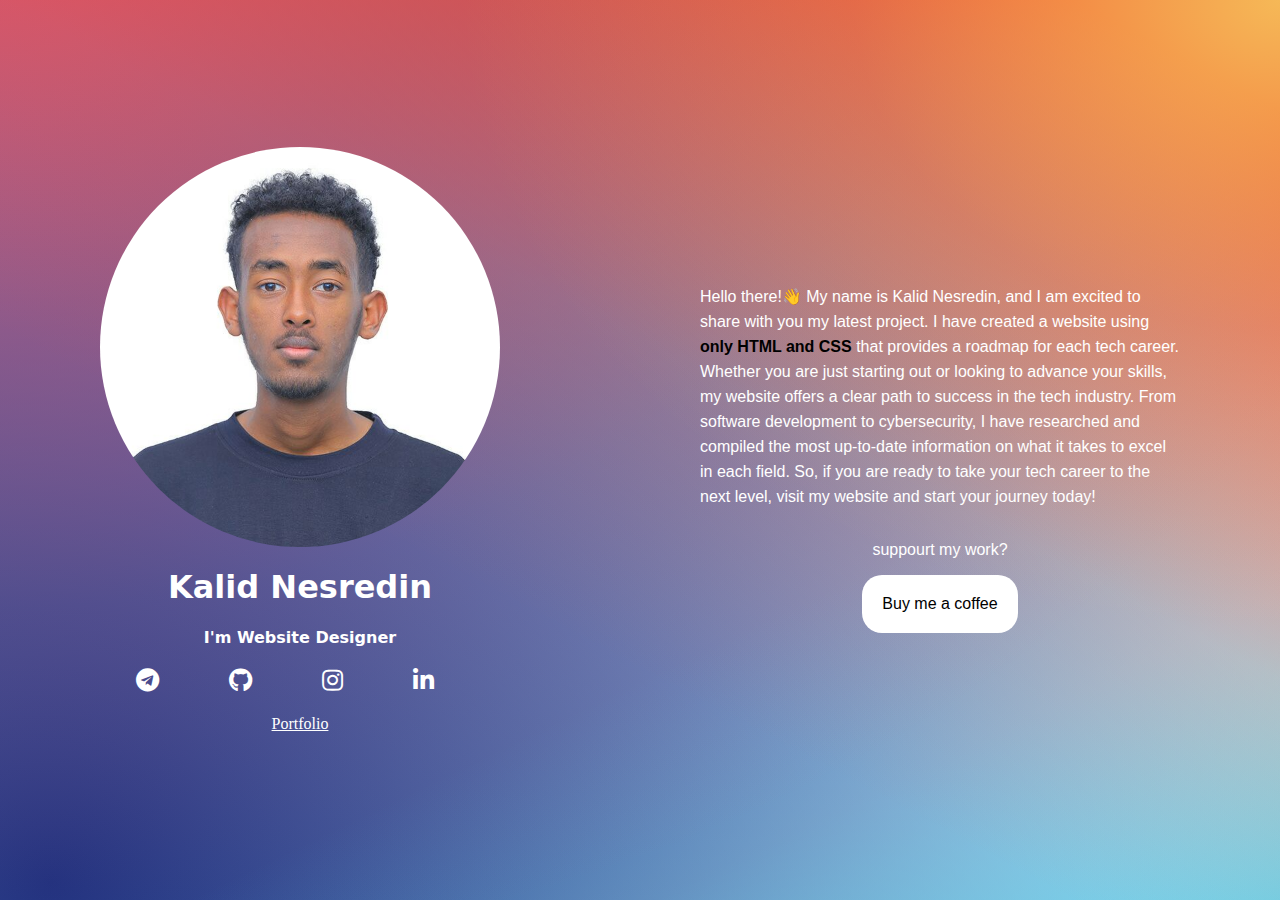
<file: developer.html>
<!DOCTYPE html>
<html lang="en">
<head>
    <meta charset="UTF-8">
    <meta name="viewport" content="width=device-width, initial-scale=1.0">
    <title>Devloper</title>
    <link rel="stylesheet" href="developer.css">
    <link rel="stylesheet" href="https://cdnjs.cloudflare.com/ajax/libs/font-awesome/5.15.1/css/all.min.css">
</head>
<body>
    <div class="warper">
        <div class="main-cont">
            <img src="img/me.jpg" alt="kalid_nesredin">
            <div class="kalid"><h1>Kalid Nesredin</h1>
            <h4>I'm Website Designer</h4></div>
            <div class="footer-social">
                <ul>
                    <li><a href="https://t.me/originalkalid" target="_blank"><i class="fab fa-telegram"></i></a></li>
                    <li><a href="https://github.com/kalidnesredin" target="_blank"><i class="fab fa-github"></i></a></li>
                    <li><a href="https://www.instagram.com/kalid_nesredin/" target="_blank"><i class="fab fa-instagram"></i></a></li>
                    <li><a href="https://www.linkedin.com/in/kalidnesredin/" target="_blank"><i class="fab fa-linkedin-in"></i></a></li>
                </ul>
            </div>
            <a href="https://kalidnesredin.github.io/portfolio/" target="_blank">Portfolio</a>
        </div>
        <div class="about">
            <p class="text">Hello there!👋 My name is Kalid Nesredin, and I am excited to share with you my latest project. I have created a website using <span>only HTML and CSS</span> that provides a roadmap for each tech career. Whether you are just starting out or looking to advance your skills, my website offers a clear path to success in the tech industry. From software development to cybersecurity, I have researched and compiled the most up-to-date information on what it takes to excel in each field. So, if you are ready to take your tech career to the next level, visit my website and start your journey today!</p>
            <p>suppourt my work? </p>
            <a href="https://www.buymeacoffee.com/kalidnesredin">Buy me a coffee</a>
        </div>
    </div>
</body>
</html>
</file>
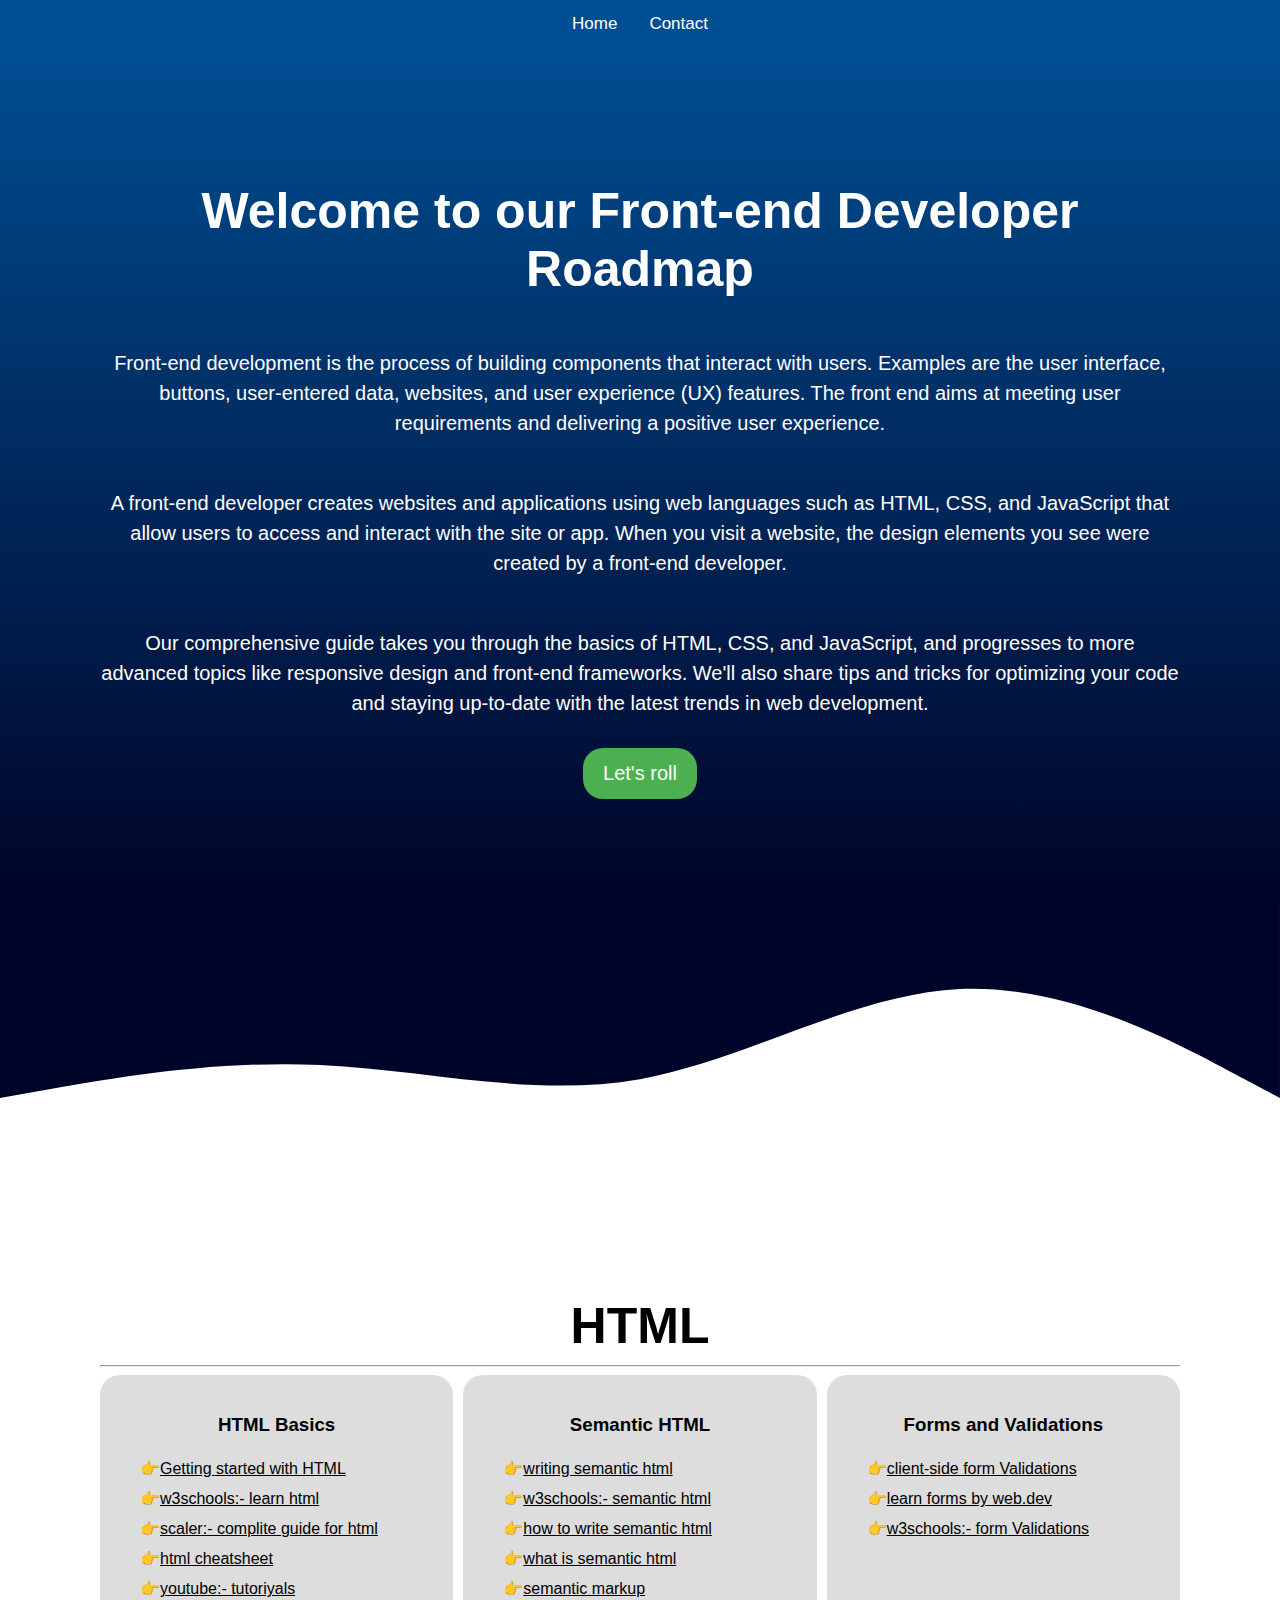
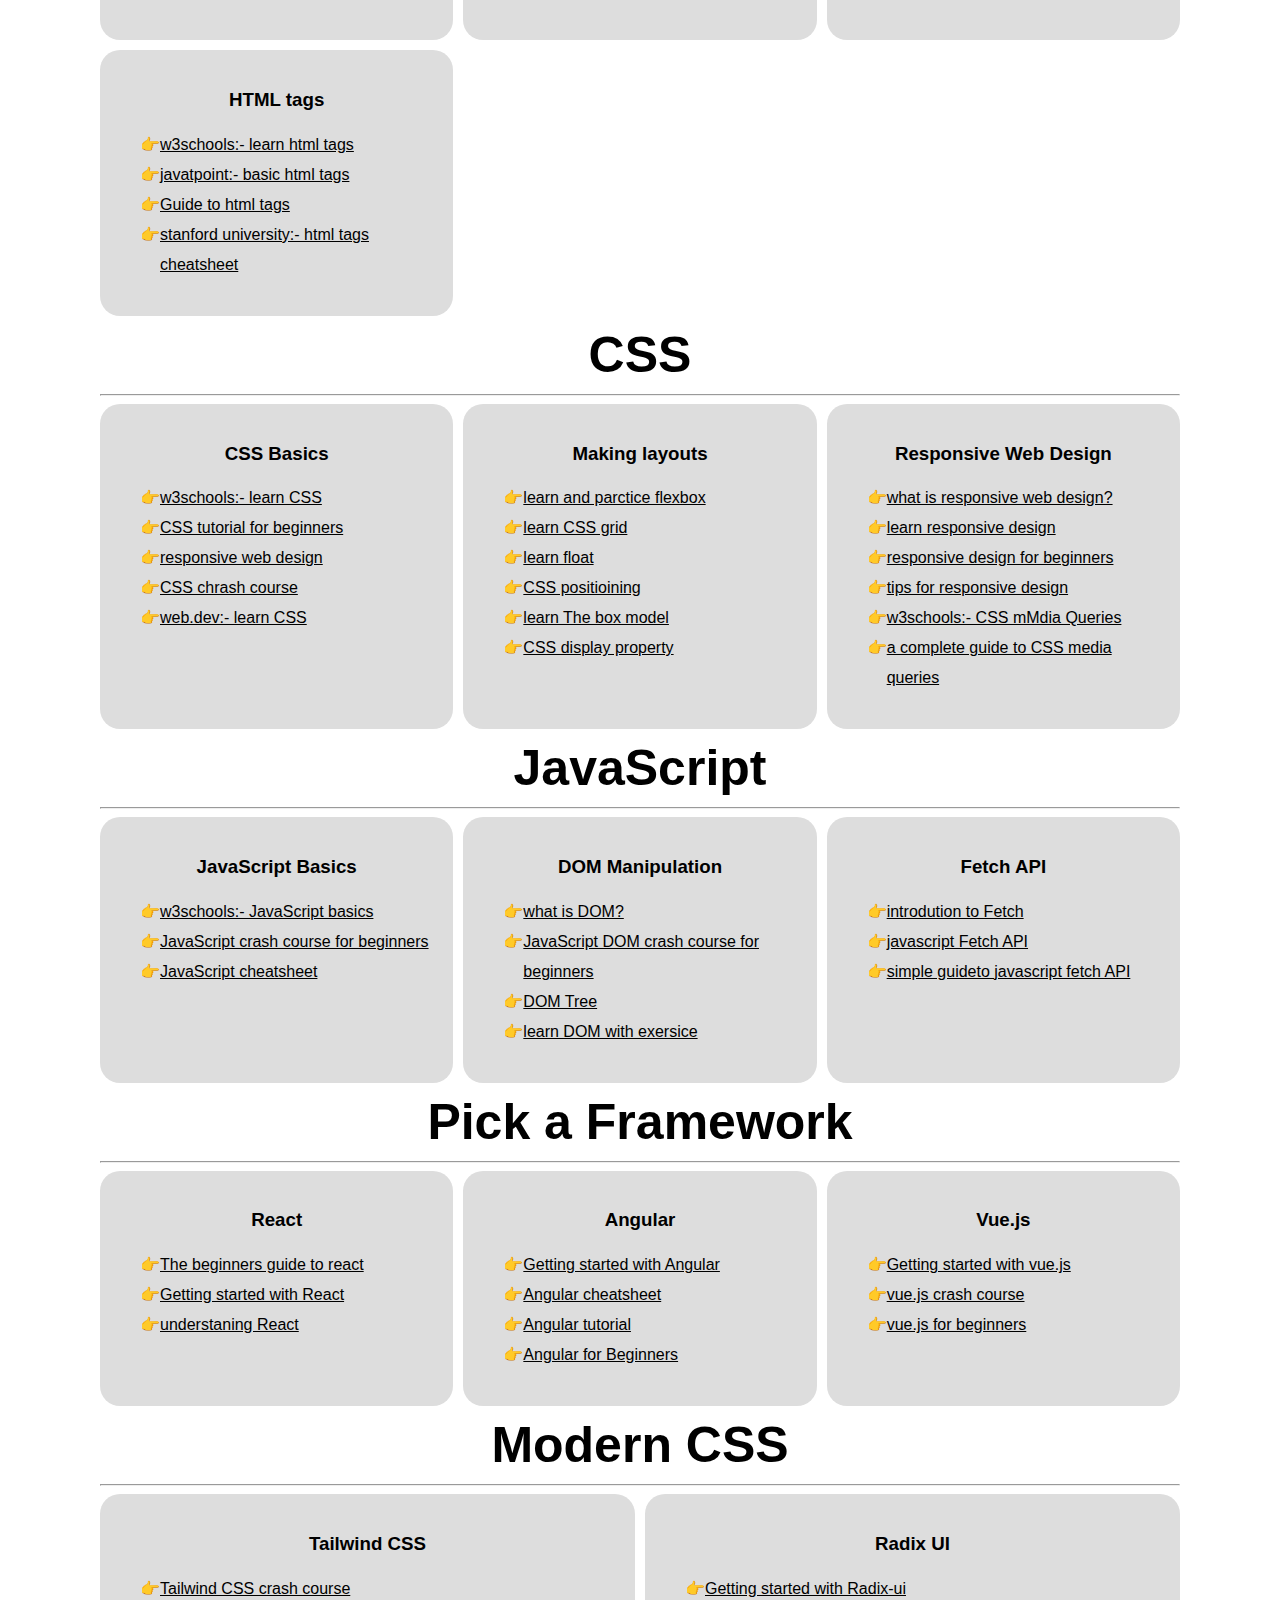
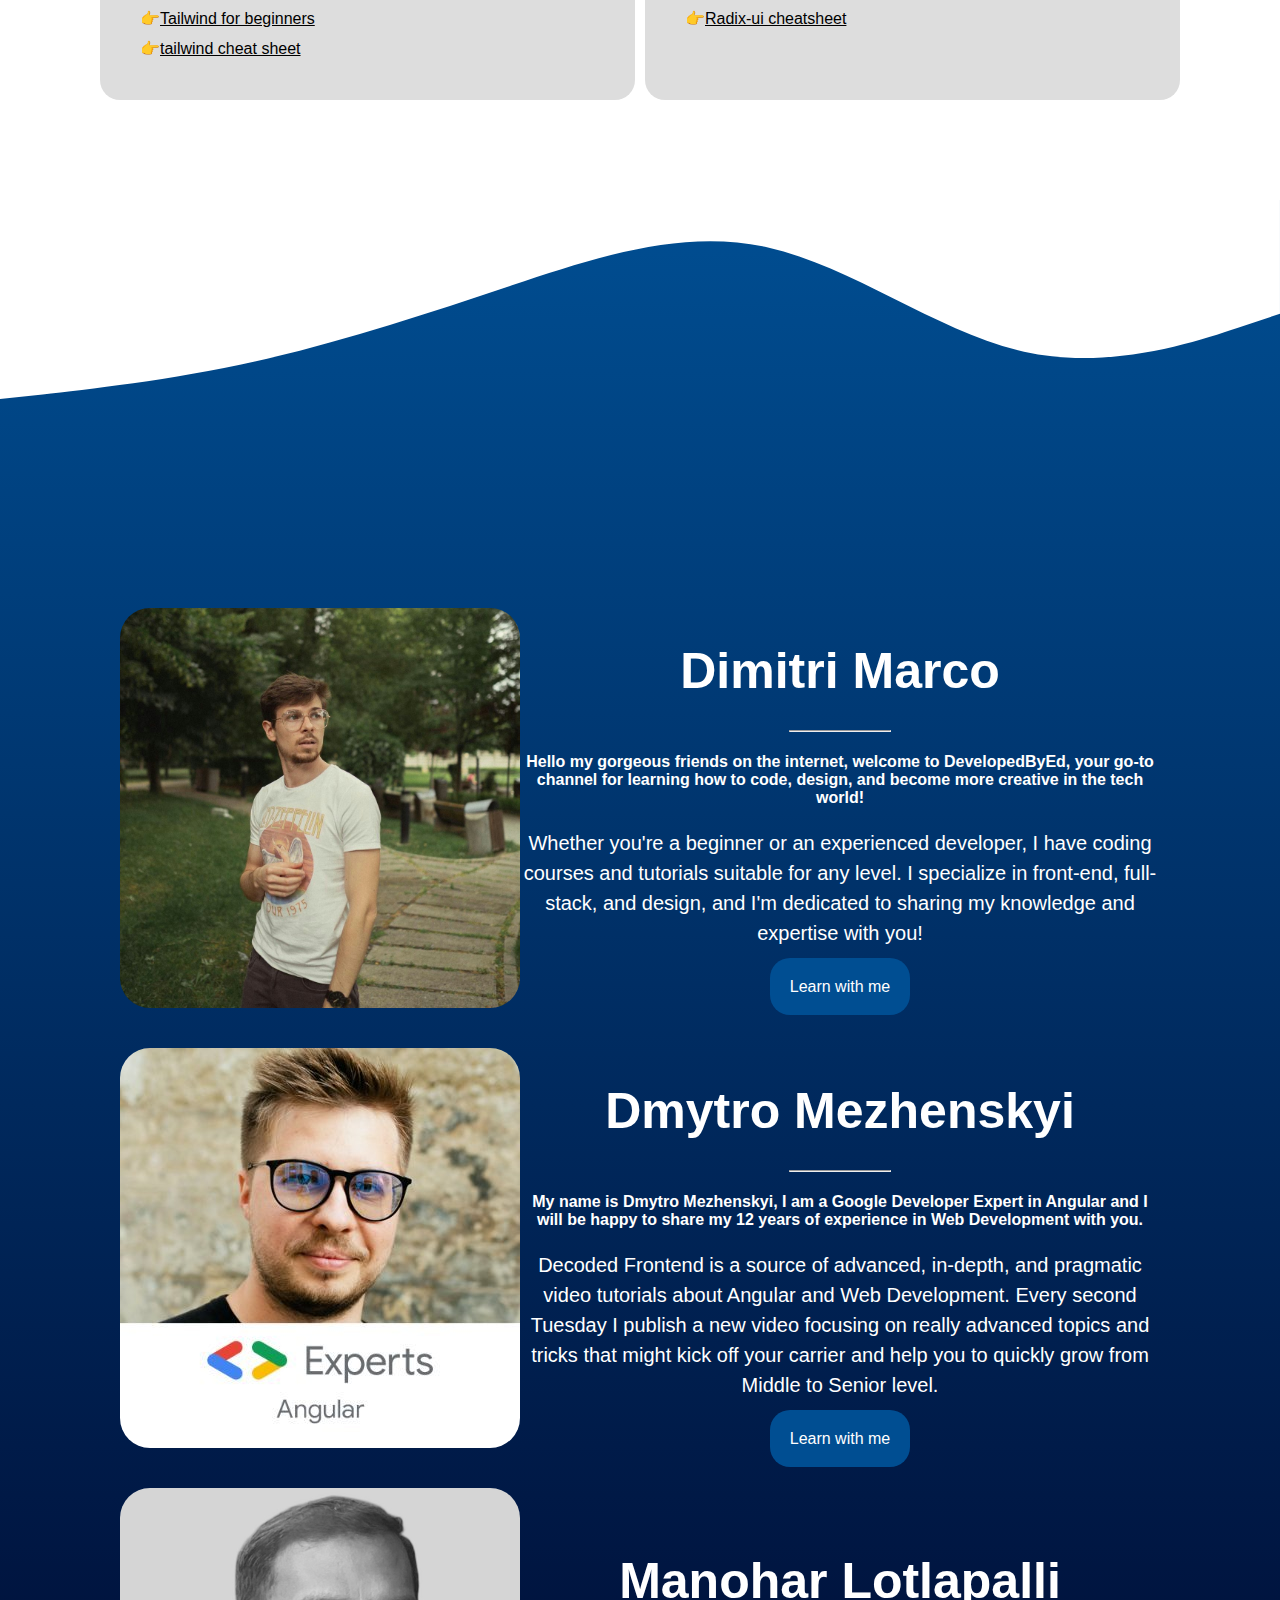
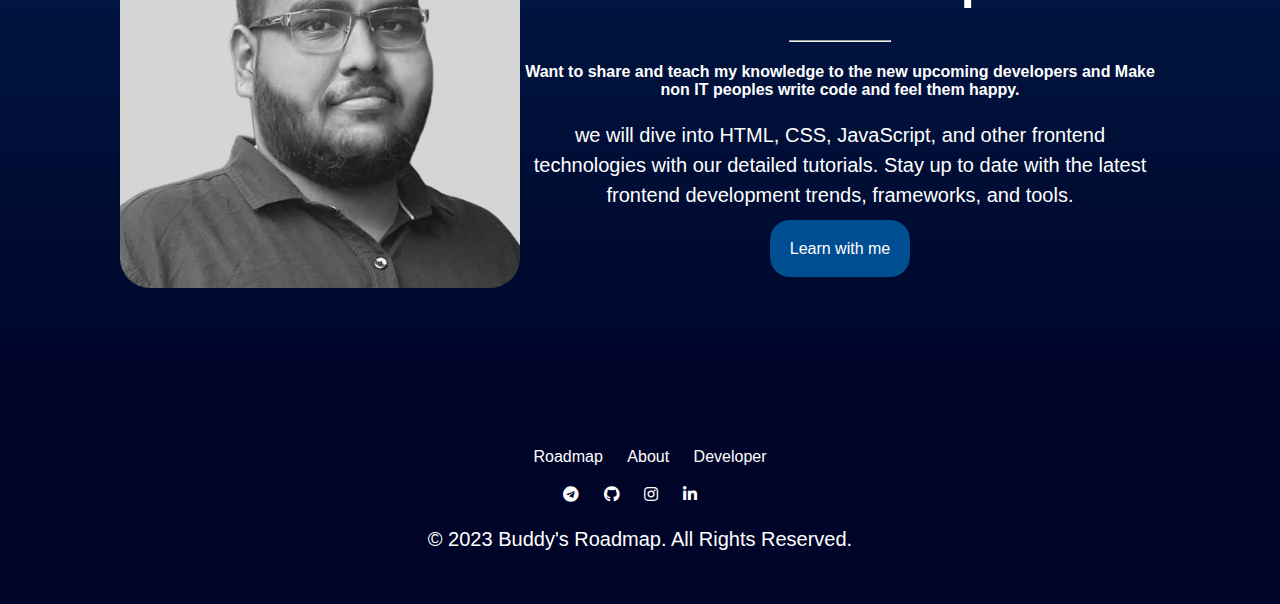
<file: front.html>
<!DOCTYPE html>
<html lang="en">
<head>
    <meta charset="UTF-8">
    <meta name="viewport" content="width=device-width, initial-scale=1.0">
    <title>Front-end Developer Path</title>
    <link rel="stylesheet" href="front.css">
    <link rel="stylesheet" href="https://cdnjs.cloudflare.com/ajax/libs/font-awesome/5.15.1/css/all.min.css">
</head>
<body>
    <div class="navbar">
        <a href="index.html">Home</a>
        <a href="#contact">Contact</a>
       </div>


       <!-- Landing Page Content -->
       <div class="landing-page" id="about">
        <h1>Welcome to our Front-end Developer Roadmap</h1>
        <p>Front-end development is the process of building components that interact with users. Examples are the user interface, buttons, user-entered data, websites, and user experience (UX) features. The front end aims at meeting user requirements and delivering a positive user experience.</p>
        <p>A front-end developer creates websites and applications using web languages such as HTML, CSS, and JavaScript that allow users to access and interact with the site or app. When you visit a website, the design elements you see were created by a front-end developer.</p>
        <p>Our comprehensive guide takes you through the basics of HTML, CSS, and JavaScript, and progresses to more advanced topics like responsive design and front-end frameworks. We'll also share tips and tricks for optimizing your code and staying up-to-date with the latest trends in web development.
        </p>
        <button><a href="#path">Let's roll</a></button>
         </div>

        <svg xmlns="http://www.w3.org/2000/svg" viewBox="0 0 1440 320"><path fill="#000428" fill-opacity="1" d="M0,224L60,213.3C120,203,240,181,360,186.7C480,192,600,224,720,202.7C840,181,960,107,1080,101.3C1200,96,1320,160,1380,192L1440,224L1440,0L1380,0C1320,0,1200,0,1080,0C960,0,840,0,720,0C600,0,480,0,360,0C240,0,120,0,60,0L0,0Z"></path></svg>
       

         <div class="cont" id="path">
            <div class="warper">
                    <h1>HTML</h1>
                    <hr>
                <div class="grid-container1">
                    <div class="grid-item">
                        <h3>HTML Basics</h3>
                        <ul>
                            <li><a href="https://developer.mozilla.org/en-US/docs/Learn/HTML/Introduction_to_HTML/Getting_started" target="_blank">Getting started with HTML</a></li>
                            <li><a href="https://www.w3schools.com/html/html_intro.asp" target="_blank">w3schools:- learn html</a></li>
                            <li><a href="https://www.scaler.com/topics/html" target="_blank">scaler:- complite guide for html</a></li>
                            <li><a href="https://htmlcheatsheet.com/" target="_blank">html cheatsheet</a></li>
                            <li><a href="https://www.youtube.com/watch?v=pQN-pnXPaVg" target="_blank">youtube:- tutoriyals</a></li>
                        </ul>
                    </div>
                    <div class="grid-item">
                        <h3>Semantic HTML</h3>
                        <ul>
                            <li><a href="https://cs.fyi/guide/writing-semantic-html" target="_blank">writing semantic html</a></li>
                            <li><a href="https://www.w3schools.com/html/html5_semantic_elements.asp" target="_blank">w3schools:- semantic html</a></li>
                            <li><a href="https://hackernoon.com/how-to-write-semantic-html-dkq3ulo" target="_blank">how to write semantic html</a></li>
                            <li><a href="https://blog.hubspot.com/website/semantic-html" target="_blank">what is semantic html</a></li>
                            <li><a href="https://html.com/semantic-markup" target="_blank">semantic markup</a></li>
                        </ul>
                    </div>
                    <div class="grid-item">
                        <h3>Forms and Validations</h3>
                        <ul>
                            <li><a href="https://developer.mozilla.org/en-US/docs/Learn/Forms/Form_validation" target="_blank">client-side form Validations</a></li>
                            <li><a href="https://web.dev/learn/forms/" target="_blank">learn forms by web.dev</a></li>
                            <li><a href="https://www.w3schools.com/js/js_validation.asp" target="_blank">w3schools:- form Validations</a></li>
                        </ul>
                    </div>
                    <div class="grid-item">
                        <h3>HTML tags</h3>
                        <ul>
                            <li><a href="https://www.w3schools.com/TAGS/default.asp" target="_blank">w3schools:- learn html tags</a></li>
                            <li><a href="https://www.javatpoint.com/html-tags" target="_blank">javatpoint:- basic html tags</a></li>
                            <li><a href="https://www.simplilearn.com/tutorials/html-tutorial/html-tags" target="_blank">Guide to html tags</a></li>
                            <li><a href="https://web.stanford.edu/group/csp/cs21/htmlcheatsheet.pdf" target="_blank">stanford university:- html tags cheatsheet</a></li>
                        </ul>
                    </div>
                </div>
                    <h1>CSS</h1>
                    <hr>
                <div class="grid-container2">      
                    <div class="grid-item">
                        <h3>CSS Basics</h3>
                        <ul>
                            <li><a href="https://www.w3schools.com/css/" target="_blank">w3schools:- learn CSS</a></li>
                            <li><a href="https://www.youtube.com/watch?v=FqmB-Zj2-PA" target="_blank">CSS tutorial for beginners</a></li>
                            <li><a href="https://www.freecodecamp.org/learn/responsive-web-design/" target="_blank">responsive web design</a></li>
                            <li><a href="https://www.youtube.com/watch?v=yfoY53QXEnIl" target="_blank">CSS chrash course</a></li>
                            <li><a href="https://web.dev/learn/css/" target="_blank">web.dev:- learn CSS</a></li>
                        </ul>
                    </div>
                    <div class="grid-item">
                        <h3>Making layouts</h3>
                        <ul>
                            <li><a href="https://flexboxfroggy.com/" target="_blank">learn and parctice flexbox</a></li>
                            <li><a href="https://cssgridgarden.com/" target="_blank">learn CSS grid</a></li>
                            <li><a href="https://css-tricks.com/all-about-floats/" target="_blank">learn float</a></li>
                            <li><a href="https://css-tricks.com/absolute-relative-fixed-positioining-how-do-they-differ/" target="_blank">CSS positioining</a></li>
                            <li><a href="https://developer.mozilla.org/en-US/docs/Learn/CSS/Building_blocks/The_box_model" target="_blank">learn The box model</a></li>
                            <li><a href="https://www.freecodecamp.org/news/the-css-display-property-display-none-display-table-inline-block-and-more/" target="_blank">CSS display property</a></li>
                        </ul>
                    </div>
                    <div class="grid-item">
                        <h3>Responsive Web Design</h3>
                        <ul>
                            <li><a href="https://www.w3schools.com/css/css_rwd_intro.asp" target="_blank">what is responsive web design?</a></li>
                            <li><a href="https://web.dev/learn/design/" target="_blank">learn responsive design</a></li>
                            <li><a href="https://kinsta.com/blog/responsive-web-design/" target="_blank">responsive design for beginners</a></li>
                            <li><a href="https://www.youtube.com/watch?v=VQraviuwbzU" target="_blank">tips for responsive design</a></li>
                            <li><a href="https://www.w3schools.com/css/css_rwd_mediaqueries.asp" target="_blank">w3schools:- CSS mMdia Queries</a></li>
                            <li><a href="https://css-tricks.com/a-complete-guide-to-css-media-queries/" target="_blank">a complete guide to CSS media queries</a></li>
                        </ul>
                    </div>
                </div>
                    <h1>JavaScript</h1>
                    <hr>
                <div class="grid-container3">
                    <div class="grid-item">
                        <h3>JavaScript Basics</h3>
                        <ul>
                            <li><a href="https://www.w3schools.com/js/" target="_blank">w3schools:- JavaScript basics</a></li>
                            <li><a href="https://youtu.be/hdI2bqOjy3c?t=2" target="_blank">JavaScript crash course for beginners</a></li>
                            <li><a href="https://htmlcheatsheet.com/js/" target="_blank">JavaScript cheatsheet</a></li>
                        </ul>
                    </div>
                    <div class="grid-item">
                        <h3>DOM Manipulation</h3>
                        <ul>
                            <li><a href="https://www.freecodecamp.org/news/what-is-the-dom-document-object-model-meaning-in-javascript/" target="_blank">what is DOM?</a></li>
                            <li><a href="https://www.youtube.com/watch?v=0ik6X4DJKCc" target="_blank">JavaScript DOM crash course for beginners</a></li>
                            <li><a href="https://javascript.info/dom-nodes" target="_blank">DOM Tree</a></li>
                            <li><a href="https://www.codeguage.com/courses/js/html-dom-introduction" target="_blank">learn DOM with exersice</a></li>
                        </ul>
                    </div>
                    <div class="grid-item">
                        <h3>Fetch API</h3>
                        <ul>
                            <li><a href="https://web.dev/introduction-to-fetch/" target="_blank">introdution to Fetch</a></li>
                            <li><a href="https://www.youtube.com/watch?v=-ZI0ea5O2oA" target="_blank">javascript Fetch API</a></li>
                            <li><a href="https://www.javascripttutorial.net/javascript-fetch-api/" target="_blank">simple guideto javascript fetch API</a></li>
                        </ul>
                    </div>
                </div>
                <h1>Pick a Framework</h1>
                <hr>
                <div class="grid-container4">
                    <div class="grid-item">
                        <h3>React</h3>
                        <ul>
                            <li><a href="https://egghead.io/courses/the-beginner-s-guide-to-react" target="_blank">The beginners guide to react</a></li>
                            <li><a href="https://react.dev/learn/tutorial-tic-tac-toe" target="_blank">Getting started with React</a></li>
                            <li><a href="https://www.youtube.com/watch?v=i793Qm6kv3U" target="_blank">understaning React</a></li>
                        </ul>
                    </div>
                    <div class="grid-item">
                        <h3>Angular</h3>
                        <ul>
                            <li><a href="https://angular.io/start" target="_blank">Getting started with Angular</a></li>
                            <li><a href="https://angular.io/guide/cheatsheet" target="_blank">Angular cheatsheet</a></li>
                            <li><a href="https://www.w3schools.com/angular/" target="_blank">Angular tutorial</a></li>
                            <li><a href="https://www.youtube.com/watch?v=3qBXWUpoPHo" target="_blank">Angular for Beginners</a></li>
                        </ul>
                    </div>
                    <div class="grid-item">
                        <h3>Vue.js</h3>
                        <ul>
                            <li><a href="https://vuejs.org/v2/guide/" target="_blank">Getting started with vue.js</a></li>
                            <li><a href="https://www.youtube.com/watch?v=qZXt1Aom3Cs" target="_blank">vue.js crash course</a></li>
                            <li><a href="https://www.youtube.com/watch?v=FXpIoQ_rT_c" target="_blank">vue.js for beginners</a></li>
                        </ul>
                    </div>
                </div>
                <h1>Modern CSS</h1>
                <hr>
                <div class="grid-container5">
                    <div class="grid-item">
                        <h3>Tailwind CSS</h3>
                        <ul>
                            <li><a href="https://www.youtube.com/watch?v=UBOj6rqRUME" target="_blank">Tailwind CSS crash course</a></li>
                            <li><a href="https://www.youtube.com/watch?v=lCxcTsOHrjo" target="_blank">Tailwind for beginners</a></li>
                            <li><a href="https://nerdcave.com/tailwind-cheat-sheet" target="_blank">tailwind cheat sheet</a></li>
                        </ul>
                    </div>
                    <div class="grid-item">
                        <h3>Radix UI</h3>
                        <ul>
                            <li><a href="https://www.radix-ui.com/primitives/docs/overview/getting-started" target="_blank">Getting started with Radix-ui</a></li>
                            <li><a href="https://radix-primitives-cheatsheet.tone-row.com/" target="_blank">Radix-ui cheatsheet</a></li>
                        </ul>
                    </div>
                </div>
            </div>
         </div>
         <div class="cont2">
            <svg xmlns="http://www.w3.org/2000/svg" viewBox="0 0 1440 320"><path fill="#ffffff" fill-opacity="1" d="M0,224L48,218.7C96,213,192,203,288,181.3C384,160,480,128,576,96C672,64,768,32,864,53.3C960,75,1056,149,1152,170.7C1248,192,1344,160,1392,144L1440,128L1440,0L1392,0C1344,0,1248,0,1152,0C1056,0,960,0,864,0C768,0,672,0,576,0C480,0,384,0,288,0C192,0,96,0,48,0L0,0Z"></path></svg>
            <div class="warper2">
                <div class="yts">
                <div class="kevin">
                        <img src="img/ed.jpg" alt="DevelopedByEd">
                    <div class="about-kevin">
                        <h1>Dimitri Marco</h1>
                        <hr>
                        <h4>Hello my gorgeous friends on the internet, welcome to DevelopedByEd, your go-to channel for learning how to code, design, and become more creative in the tech world!</h4>
                        <p>Whether you're a beginner or an experienced developer, I have coding courses and tutorials suitable for any level. I specialize in front-end, full-stack, and design, and I'm dedicated to sharing my knowledge and expertise with you! </p>
                        <a href="https://www.youtube.com/@developedbyed/featured" target="_blank">Learn with me</a>
                    </div>
                </div>



                <div class="kalid">
                    <img src="img/Dmytro.jpg" alt="Dmytro Mezhenskyi">               
                    <div class="kalid-img">
                    <h1>Dmytro Mezhenskyi</h1>
                    <hr>
                    <h4>My name is Dmytro Mezhenskyi, I am a Google Developer Expert in Angular and I will be happy to share my 12 years of experience in Web Development with you.</h4>
                    <p>Decoded Frontend is a source of advanced, in-depth, and pragmatic video tutorials about Angular and Web Development. Every second Tuesday I publish a new video focusing on really advanced topics and tricks that might kick off your carrier and help you to quickly grow from Middle to Senior level. </p>
                    <a href="https://www.youtube.com/@DecodedFrontend/featured" target="_blank">Learn with me</a>
                </div>
                </div>

                <div class="manohar">
                    <img src="img/manohar.jpg" alt="Manohar Lotlapalli">               
                    <div class="manohar-img">
                    <h1>Manohar Lotlapalli</h1>
                    <hr>
                    <h4>Want to share and teach my knowledge to the new upcoming developers and Make non IT peoples write code and feel them happy.</h4>
                    <p>we will dive into HTML, CSS, JavaScript,  and other frontend technologies with our detailed tutorials. Stay up to date with the latest frontend development trends, frameworks, and tools.</p>
                    <a href="https://www.youtube.com/@frontendcult833/featured" target="_blank">Learn with me</a>
                </div>
                </div>

              </div> 
            </div>
         </div>
         <footer id="contact">
            <div class="footer-cont">
                <div class="footer-link">
                    <ul>
                        <li><a href="#path">Roadmap</a></li>
                        <li><a href="#about">About</a></li>
                        <li><a href="developer.html">Developer</a></li>
                    </ul>
                </div>
                <div class="footer-social">
                    <ul>
                        <li><a href="https://t.me/originalkalid" target="_blank"><i class="fab fa-telegram"></i></a></li>
                        <li><a href="https://github.com/kalidnesredin" target="_blank"><i class="fab fa-github"></i></a></li>
                        <li><a href="https://www.instagram.com/kalid_nesredin/" target="_blank"><i class="fab fa-instagram"></i></a></li>
                        <li><a href="https://www.linkedin.com/in/kalidnesredin/" target="_blank"><i class="fab fa-linkedin-in"></i></a></li>
                     </ul>
                </div>
            </div>
            <div class="footer-bottom">
                <p>&copy; 2023 Buddy's Roadmap. All Rights Reserved.</p>
            </div>
        </footer>
</body>
</html>
</file>
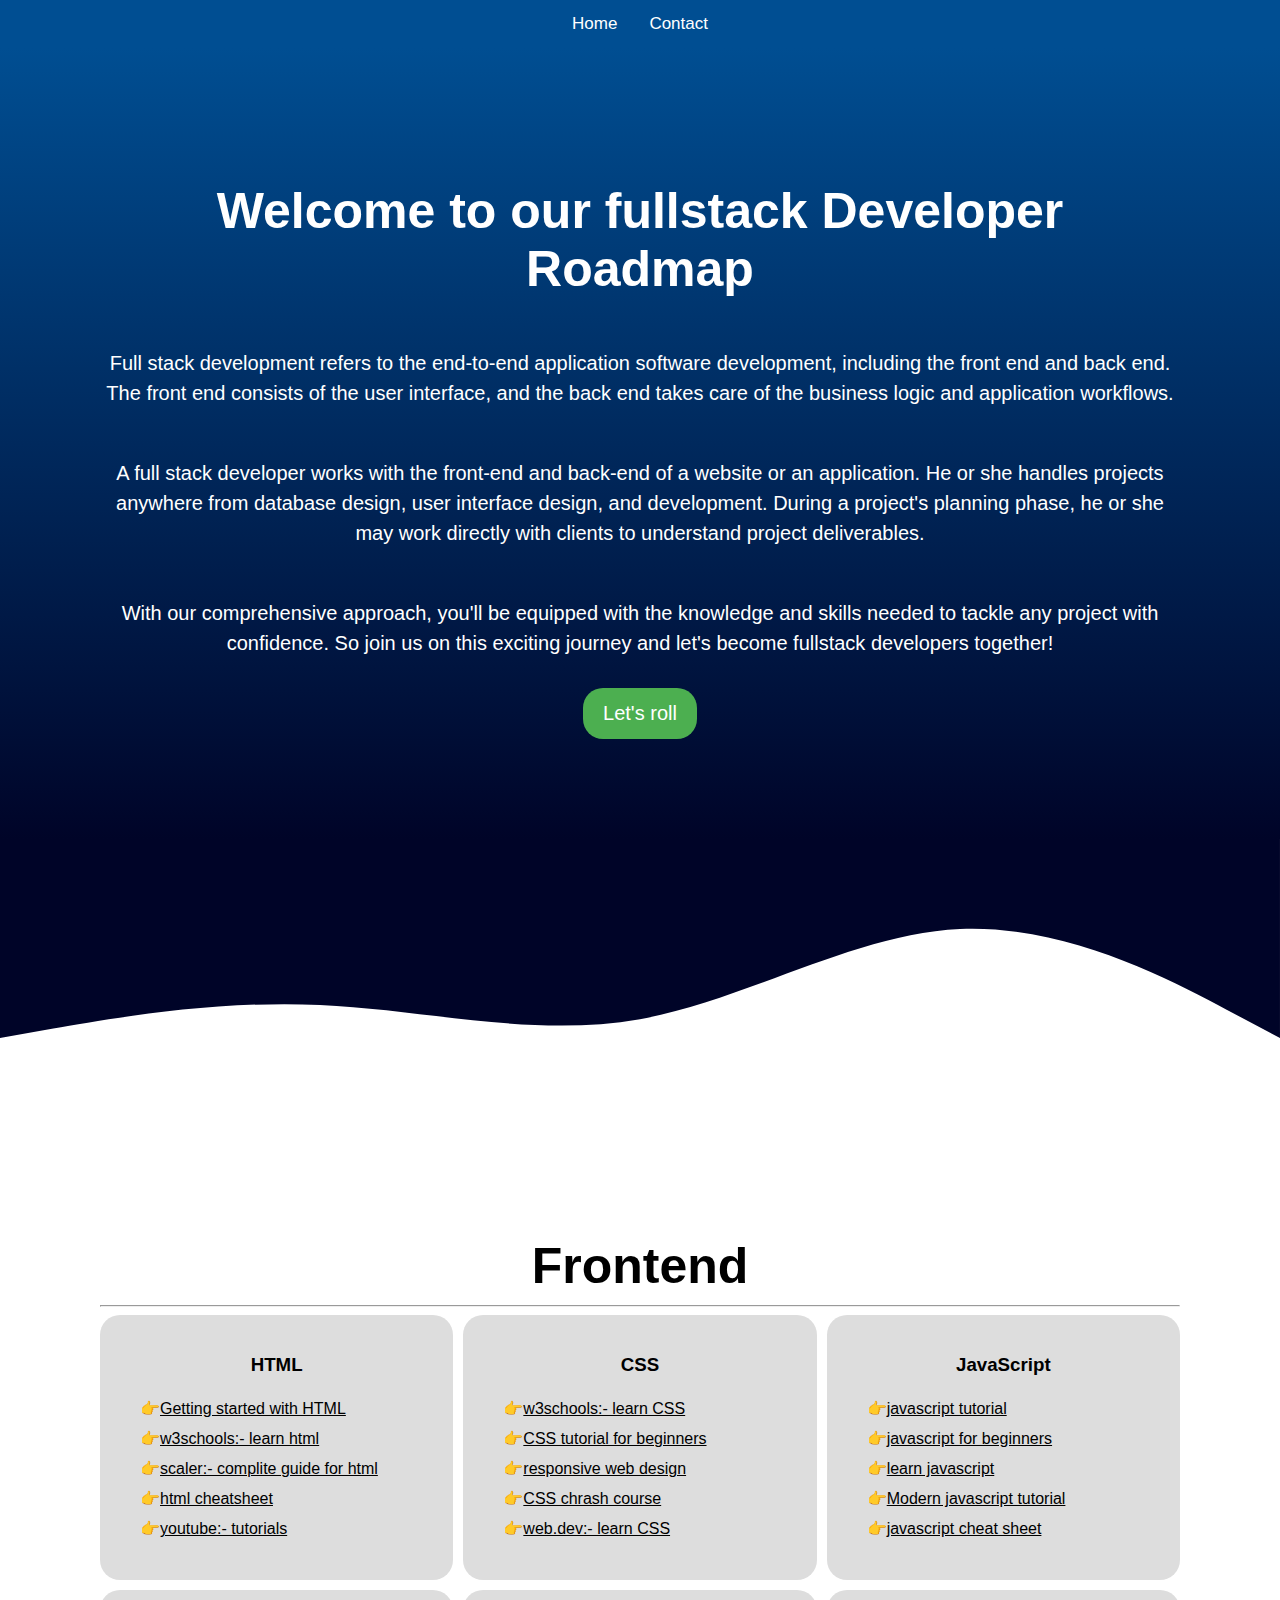
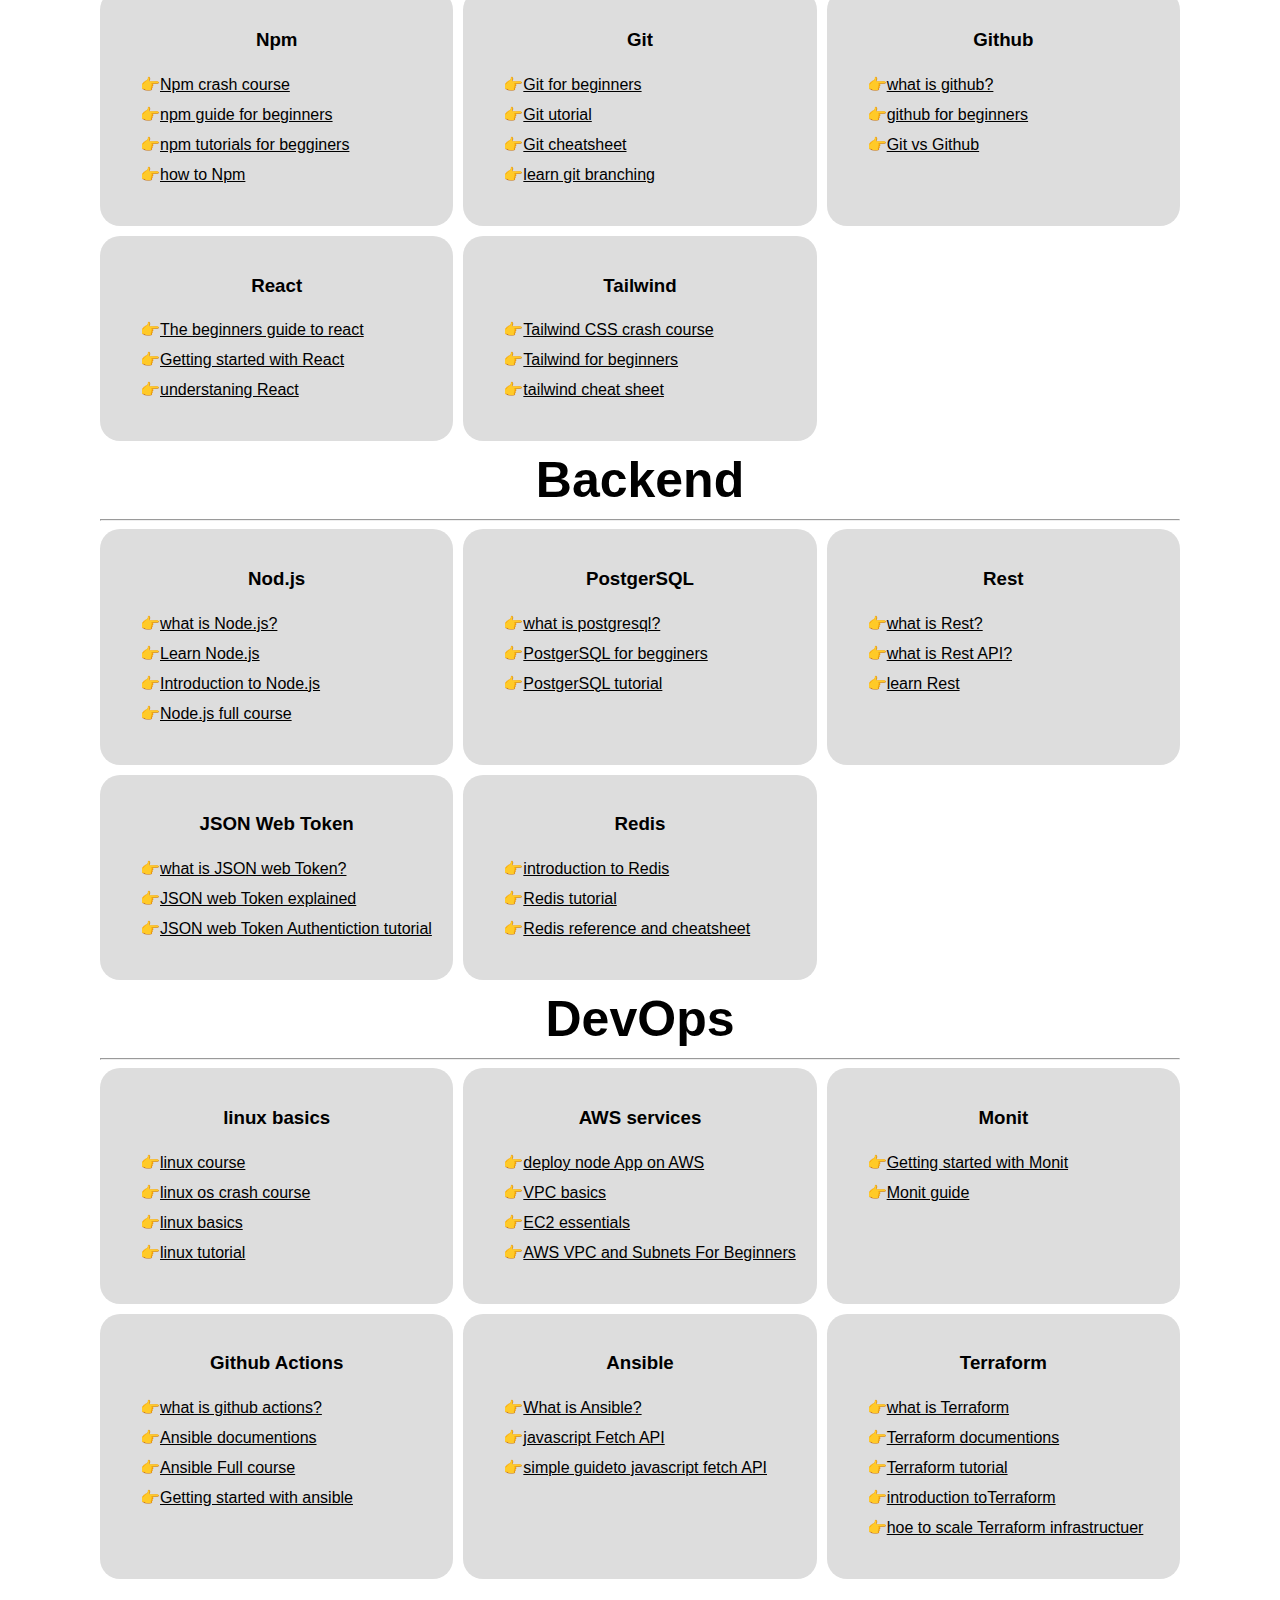
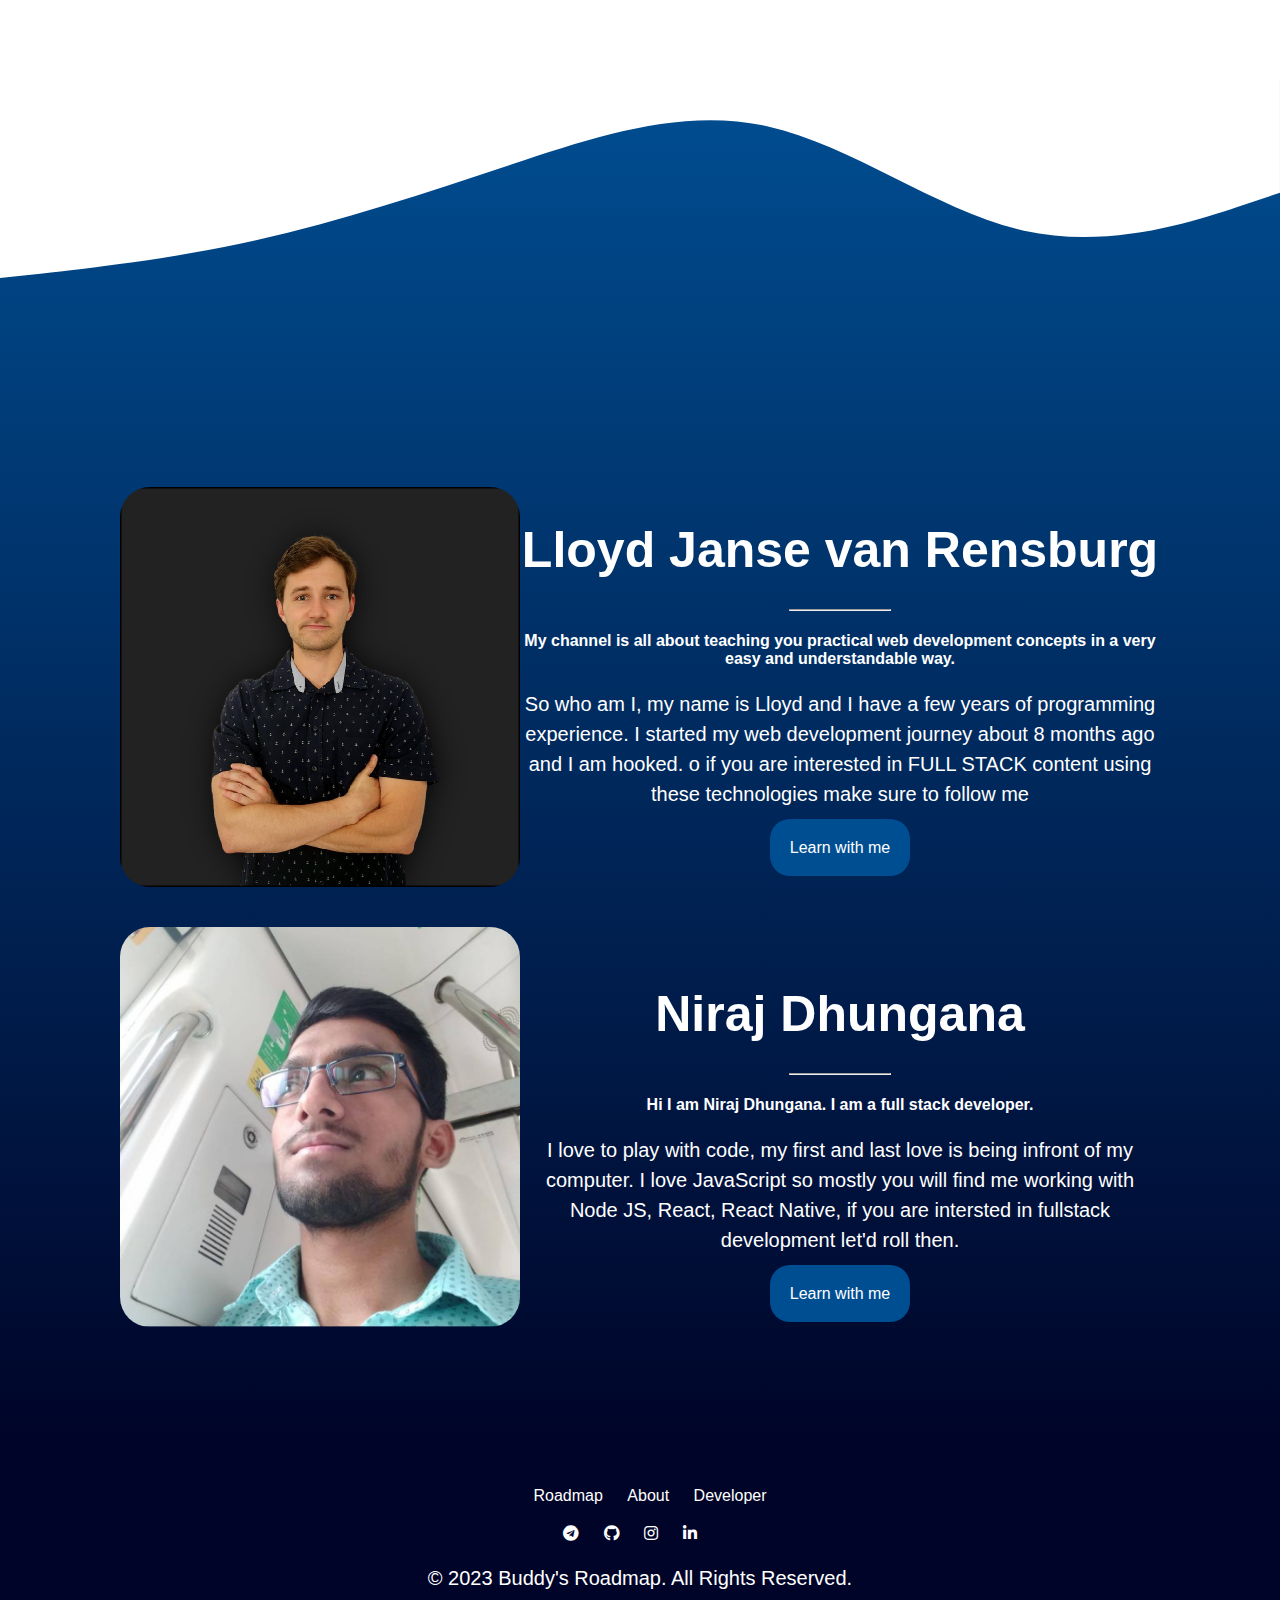
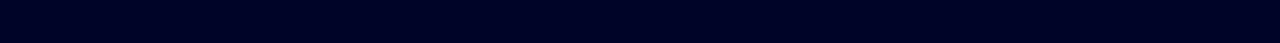
<file: full-stack.html>
<!DOCTYPE html>
<html lang="en">
<head>
    <meta charset="UTF-8">
    <meta name="viewport" content="width=device-width, initial-scale=1.0">
    <title>fullstack Devloper Roadmap</title>
    <link rel="stylesheet" href="full-stack.css">
    <link rel="stylesheet" href="https://cdnjs.cloudflare.com/ajax/libs/font-awesome/5.15.1/css/all.min.css">
</head>
<body>
    <div class="navbar">
        <a href="index.html">Home</a>
        <a href="#contact">Contact</a>
       </div>


       <!-- Landing Page Content -->
       <div class="landing-page" id="about">
        <h1>Welcome to our fullstack Developer Roadmap</h1>
        <p>Full stack development refers to the end-to-end application software development, including the front end and back end. The front end consists of the user interface, and the back end takes care of the business logic and application workflows.</p>
        <p>A full stack developer works with the front-end and back-end of a website or an application. He or she handles projects anywhere from database design, user interface design, and development. During a project's planning phase, he or she may work directly with clients to understand project deliverables.</p>
        <p>With our comprehensive approach, you'll be equipped with the knowledge and skills needed to tackle any project with confidence. So join us on this exciting journey and let's become fullstack developers together!</p>
        <button><a href="#path">Let's roll</a></button>
         </div>

        <svg xmlns="http://www.w3.org/2000/svg" viewBox="0 0 1440 320"><path fill="#000428" fill-opacity="1" d="M0,224L60,213.3C120,203,240,181,360,186.7C480,192,600,224,720,202.7C840,181,960,107,1080,101.3C1200,96,1320,160,1380,192L1440,224L1440,0L1380,0C1320,0,1200,0,1080,0C960,0,840,0,720,0C600,0,480,0,360,0C240,0,120,0,60,0L0,0Z"></path></svg>
       

         <div class="cont" id="path">
            <div class="warper">
                    <h1>Frontend</h1>
                    <hr>
                <div class="grid-container1">
                    <div class="grid-item">
                        <h3>HTML</h3>
                        <ul>
                            <li><a href="https://developer.mozilla.org/en-US/docs/Learn/HTML/Introduction_to_HTML/Getting_started" target="_blank">Getting started with HTML</a></li>
                            <li><a href="https://www.w3schools.com/html/html_intro.asp" target="_blank">w3schools:- learn html</a></li>
                            <li><a href="https://www.scaler.com/topics/html" target="_blank">scaler:- complite guide for html</a></li>
                            <li><a href="https://htmlcheatsheet.com/" target="_blank">html cheatsheet</a></li>
                            <li><a href="https://www.youtube.com/watch?v=pQN-pnXPaVg" target="_blank">youtube:- tutorials</a></li>
                        </ul>
                    </div>
                    <div class="grid-item">
                        <h3>CSS</h3>
                        <ul>
                            <li><a href="https://www.w3schools.com/css/" target="_blank">w3schools:- learn CSS</a></li>
                            <li><a href="https://www.youtube.com/watch?v=FqmB-Zj2-PA" target="_blank">CSS tutorial for beginners</a></li>
                            <li><a href="https://www.freecodecamp.org/learn/responsive-web-design/" target="_blank">responsive web design</a></li>
                            <li><a href="https://www.youtube.com/watch?v=yfoY53QXEnIl" target="_blank">CSS chrash course</a></li>
                            <li><a href="https://web.dev/learn/css/" target="_blank">web.dev:- learn CSS</a></li>
                        </ul>
                    </div>
                    <div class="grid-item">
                        <h3>JavaScript</h3>
                        <ul>
                            <li><a href="https://www.w3schools.com/js/" target="_blank">javascript tutorial</a></li>
                            <li><a href="https://youtu.be/hdI2bqOjy3c" target="_blank">javascript for beginners</a></li>
                            <li><a href="https://www.codecademy.com/learn/introduction-to-javascript" target="_blank">learn javascript</a></li>
                            <li><a href="https://javascript.info/" target="_blank">Modern javascript tutorial</a></li>
                            <li><a href="https://www.interviewbit.com/javascript-cheat-sheet/" target="_blank">javascript cheat sheet</a></li>
                        </ul>
                    </div>
                    <div class="grid-item">
                        <h3>Npm</h3>
                        <ul>
                            <li><a href="https://www.youtube.com/watch?v=jHDhaSSKmB0" target="_blank">Npm crash course</a></li>
                            <li><a href="https://nodesource.com/blog/an-absolute-beginners-guide-to-using-npm/" target="_blank">npm guide for beginners</a></li>
                            <li><a href="https://www.youtube.com/watch?v=2V1UUhBJ62Y" target="_blank">npm tutorials for begginers</a></li>
                            <li><a href="https://github.com/workshopper/how-to-npm" target="_blank">how to Npm</a></li>
                        </ul>
                    </div>
                    <div class="grid-item">
                        <h3>Git</h3>
                        <ul>
                            <li><a href="https://www.youtube.com/watch?v=SWYqp7iY_Tc" target="_blank">Git for beginners</a></li>
                            <li><a href="https://www.w3schools.com/git/" target="_blank">Git utorial</a></li>
                            <li><a href="https://cs.fyi/guide/git-cheatsheet" target="_blank">Git cheatsheet</a></li>
                            <li><a href="https://learngitbranching.js.org/" target="_blank">learn git branching</a></li>
                        </ul>
                    </div>
                    <div class="grid-item">
                        <h3>Github</h3>
                        <ul>
                            <li><a href="https://www.youtube.com/watch?v=w3jLJU7DT5E" target="_blank">what is github?</a></li>
                            <li><a href="https://www.youtube.com/watch?v=RGOj5yH7evk" target="_blank">github for beginners</a></li>
                            <li><a href="https://www.youtube.com/watch?v=wpISo9TNjfU" target="_blank">Git vs Github</a></li>
                        </ul>
                    </div>
                    <div class="grid-item">
                        <h3>React</h3>
                        <ul>
                            <li><a href="https://egghead.io/courses/the-beginner-s-guide-to-react" target="_blank">The beginners guide to react</a></li>
                            <li><a href="https://react.dev/learn/tutorial-tic-tac-toe" target="_blank">Getting started with React</a></li>
                            <li><a href="https://www.youtube.com/watch?v=i793Qm6kv3U" target="_blank">understaning React</a></li>
                        </ul>
                    </div>
                    <div class="grid-item">
                        <h3>Tailwind</h3>
                        <ul>
                            <li><a href="https://www.youtube.com/watch?v=UBOj6rqRUME" target="_blank">Tailwind CSS crash course</a></li>
                            <li><a href="https://www.youtube.com/watch?v=lCxcTsOHrjo" target="_blank">Tailwind for beginners</a></li>
                            <li><a href="https://nerdcave.com/tailwind-cheat-sheet" target="_blank">tailwind cheat sheet</a></li>
                        </ul>
                    </div>
                </div>
                    <h1>Backend</h1>
                    <hr>
                <div class="grid-container2">      
                    <div class="grid-item">
                        <h3>Nod.js</h3>
                        <ul>
                            <li><a href="https://nodejs.org/en/about/" target="_blank">what is Node.js?</a></li>
                            <li><a href="https://nodejs.dev/en/learn/" target="_blank">Learn Node.js</a></li>
                            <li><a href="https://www.w3schools.com/nodejs/nodejs_intro.asp" target="_blank">Introduction to Node.js</a></li>
                            <li><a href="https://www.youtube.com/watch?v=Oe421EPjeBE" target="_blank">Node.js full course</a></li>
                        </ul>
                    </div>
                    <div class="grid-item">
                        <h3>PostgerSQL</h3>
                        <ul>
                            <li><a href="https://www.geeksforgeeks.org/what-is-postgresql-introduction/" target="_blank">what is postgresql?</a></li>
                            <li><a href="https://www.postgresqltutorial.com/" target="_blank">PostgerSQL for begginers</a></li>
                            <li><a href="https://www.youtube.com/watch?v=qw--VYLpxG4" target="_blank">PostgerSQL tutorial</a></li>
                        </ul>
                    </div>
                    <div class="grid-item">
                        <h3>Rest</h3>
                        <ul>
                            <li><a href="https://www.codecademy.com/article/what-is-rest" target="_blank">what is Rest?</a></li>
                            <li><a href="https://www.redhat.com/en/topics/api/what-is-a-rest-api" target="_blank">what is Rest API?</a></li>
                            <li><a href="https://restapitutorial.com/" target="_blank">learn Rest</a></li>
                        </ul>
                    </div>
                    <div class="grid-item">
                        <h3>JSON Web Token</h3>
                        <ul>
                            <li><a href="https://www.akana.com/blog/what-is-jwt" target="_blank">what is JSON web Token?</a></li>
                            <li><a href="https://www.youtube.com/watch?v=926mknSW9Lo" target="_blank">JSON web Token explained</a></li>
                            <li><a href="https://www.youtube.com/watch?v=mbsmsi7l3r4" target="_blank">JSON web Token Authentiction tutorial</a></li>
                        </ul>
                    </div>
                    <div class="grid-item">
                        <h3>Redis</h3>
                        <ul>
                            <li><a href="https://redis.io/docs/about/" target="_blank">introduction to Redis</a></li>
                            <li><a href="https://www.tutorialspoint.com/redis/index.htm" target="_blank">Redis tutorial</a></li>
                            <li><a href="https://quickref.me/redis.html" target="_blank">Redis reference and cheatsheet</a></li>
                        </ul>
                    </div>
                </div>
                    <h1>DevOps</h1>
                    <hr>
                <div class="grid-container3">
                    <div class="grid-item">
                        <h3>linux basics</h3>
                        <ul>
                            <li><a href="https://www.coursera.org/courses?query=unix" target="_blank">linux course</a></li>
                            <li><a href="https://www.youtube.com/watch?v=ROjZy1WbCIA" target="_blank">linux os crash course</a></li>
                            <li><a href="https://dev.to/rudrakshi99/linux-basics-2onj" target="_blank">linux basics</a></li>
                            <li><a href="https://www.tutorialspoint.com/unix/index.htm" target="_blank">linux tutorial</a></li>
                        </ul>
                    </div>
                    <div class="grid-item">
                        <h3>AWS services</h3>
                        <ul>
                            <li><a href="https://youtu.be/oHAQ3TzUTro" target="_blank">deploy node App on AWS</a></li>
                            <li><a href="https://cloudcasts.io/course/vpc-basics" target="_blank">VPC basics</a></li>
                            <li><a href="https://cloudcasts.io/course/ec2-essentials" target="_blank">EC2 essentials</a></li>
                            <li><a href="https://youtu.be/TUTqYEZZUdc" target="_blank">AWS VPC and Subnets For Beginners</a></li>
                        </ul>
                    </div>
                    <div class="grid-item">
                        <h3>Monit</h3>
                        <ul>
                            <li><a href="https://expertise.jetruby.com/monit-how-to-getting-started-with-process-monitoring-1b780f2b96b5" target="_blank">Getting started with Monit</a></li>
                            <li><a href="https://www.intdevalliance.scot/application/files/5715/0211/8537/MEL_Support_Package_4th_June.pdf" target="_blank">Monit guide</a></li>
                        </ul>
                    </div>
                    <div class="grid-item">
                        <h3>Github Actions</h3>
                        <ul>
                            <li><a href="https://github.com/features/actions" target="_blank">what is github actions?</a></li>
                            <li><a href="https://docs.ansible.com/" target="_blank">Ansible documentions</a></li>
                            <li><a href="https://www.youtube.com/watch?v=9Ua2b06oAr4" target="_blank">Ansible Full course</a></li>
                            <li><a href="https://www.ansible.com/resources/get-started" target="_blank">Getting started with ansible</a></li>
                        </ul>
                    </div>
                    <div class="grid-item">
                        <h3>Ansible</h3>
                        <ul>
                            <li><a href="https://www.ansible.com/" target="_blank">What is Ansible?</a></li>
                            <li><a href="https://www.youtube.com/watch?v=-ZI0ea5O2oA" target="_blank">javascript Fetch API</a></li>
                            <li><a href="https://www.javascripttutorial.net/javascript-fetch-api/" target="_blank">simple guideto javascript fetch API</a></li>
                        </ul>
                    </div>
                    <div class="grid-item">
                        <h3>Terraform</h3>
                        <ul>
                            <li><a href="https://www.terraform.io/" target="_blank">what is Terraform</a></li>
                            <li><a href="https://www.terraform.io/docs" target="_blank">Terraform documentions</a></li>
                            <li><a href="https://learn.hashicorp.com/terraform" target="_blank">Terraform tutorial</a></li>
                            <li><a href="https://www.youtube.com/watch?v=h970ZBgKINg&ab_channel=HashiCorp" target="_blank">introduction toTerraform</a></li>
                            <li><a href="https://thenewstack.io/how-to-scale-your-terraform-infrastructure/" target="_blank">hoe to scale Terraform infrastructuer</a></li>
                        </ul>
                    </div>
                </div>
                
                </div>
            </div>
         <div class="cont2">
            <svg xmlns="http://www.w3.org/2000/svg" viewBox="0 0 1440 320"><path fill="#ffffff" fill-opacity="1" d="M0,224L48,218.7C96,213,192,203,288,181.3C384,160,480,128,576,96C672,64,768,32,864,53.3C960,75,1056,149,1152,170.7C1248,192,1344,160,1392,144L1440,128L1440,0L1392,0C1344,0,1248,0,1152,0C1056,0,960,0,864,0C768,0,672,0,576,0C480,0,384,0,288,0C192,0,96,0,48,0L0,0Z"></path></svg>
            <div class="warper2">
                <div class="yts">
                <div class="kevin">
                        <img src="img/Lloyd.jpg" alt="Lloyd Janse van Rensburg">
                    <div class="about-kevin">
                        <h1>Lloyd Janse van Rensburg</h1>
                        <hr>
                        <h4>My channel is all about teaching you practical web development concepts in a very easy and understandable way.</h4>
                        <p>So who am I, my name is Lloyd and I have a few years of programming experience. I started my web development journey about 8 months ago and I am hooked. o if you are interested in FULL STACK content using these technologies make sure to follow me</p>
                        <a href="https://www.youtube.com/@the_full_stack_junkie/featured" target="_blank">Learn with me</a>
                    </div>
                </div>

                <div class="manohar">
                    <img src="img/nigra.png" alt="Niraj Dhungana">               
                    <div class="manohar-img">
                    <h1>Niraj Dhungana</h1>
                    <hr>
                    <h4>Hi I am Niraj Dhungana. I am a full stack developer.</h4>
                    <p>I love to play with code, my first and last love is being infront of my computer. I love JavaScript so mostly you will find me working with Node JS, React, React Native, if you are intersted in fullstack development let'd roll then.</p>
                    <a href="https://www.youtube.com/@fsniraj/featured" target="_blank">Learn with me</a>
                </div>
                </div>

              </div> 
            </div>
         </div>
         <footer id="contact">
            <div class="footer-cont">
                <div class="footer-link">
                    <ul>
                        <li><a href="#path">Roadmap</a></li>
                        <li><a href="#about">About</a></li>
                        <li><a href="developer.html">Developer</a></li>
                    </ul>
                </div>
                <div class="footer-social">
                    <ul>
                        <li><a href="https://t.me/originalkalid" target="_blank"><i class="fab fa-telegram"></i></a></li>
                        <li><a href="https://github.com/kalidnesredin" target="_blank"><i class="fab fa-github"></i></a></li>
                        <li><a href="https://www.instagram.com/kalid_nesredin/" target="_blank"><i class="fab fa-instagram"></i></a></li>
                        <li><a href="https://www.linkedin.com/in/kalidnesredin/" target="_blank"><i class="fab fa-linkedin-in"></i></a></li>
                     </ul>
                </div>
            </div>
            <div class="footer-bottom">
                <p>&copy; 2023 Buddy's Roadmap. All Rights Reserved.</p>
            </div>
        </footer>
</body>
</html>
</file>
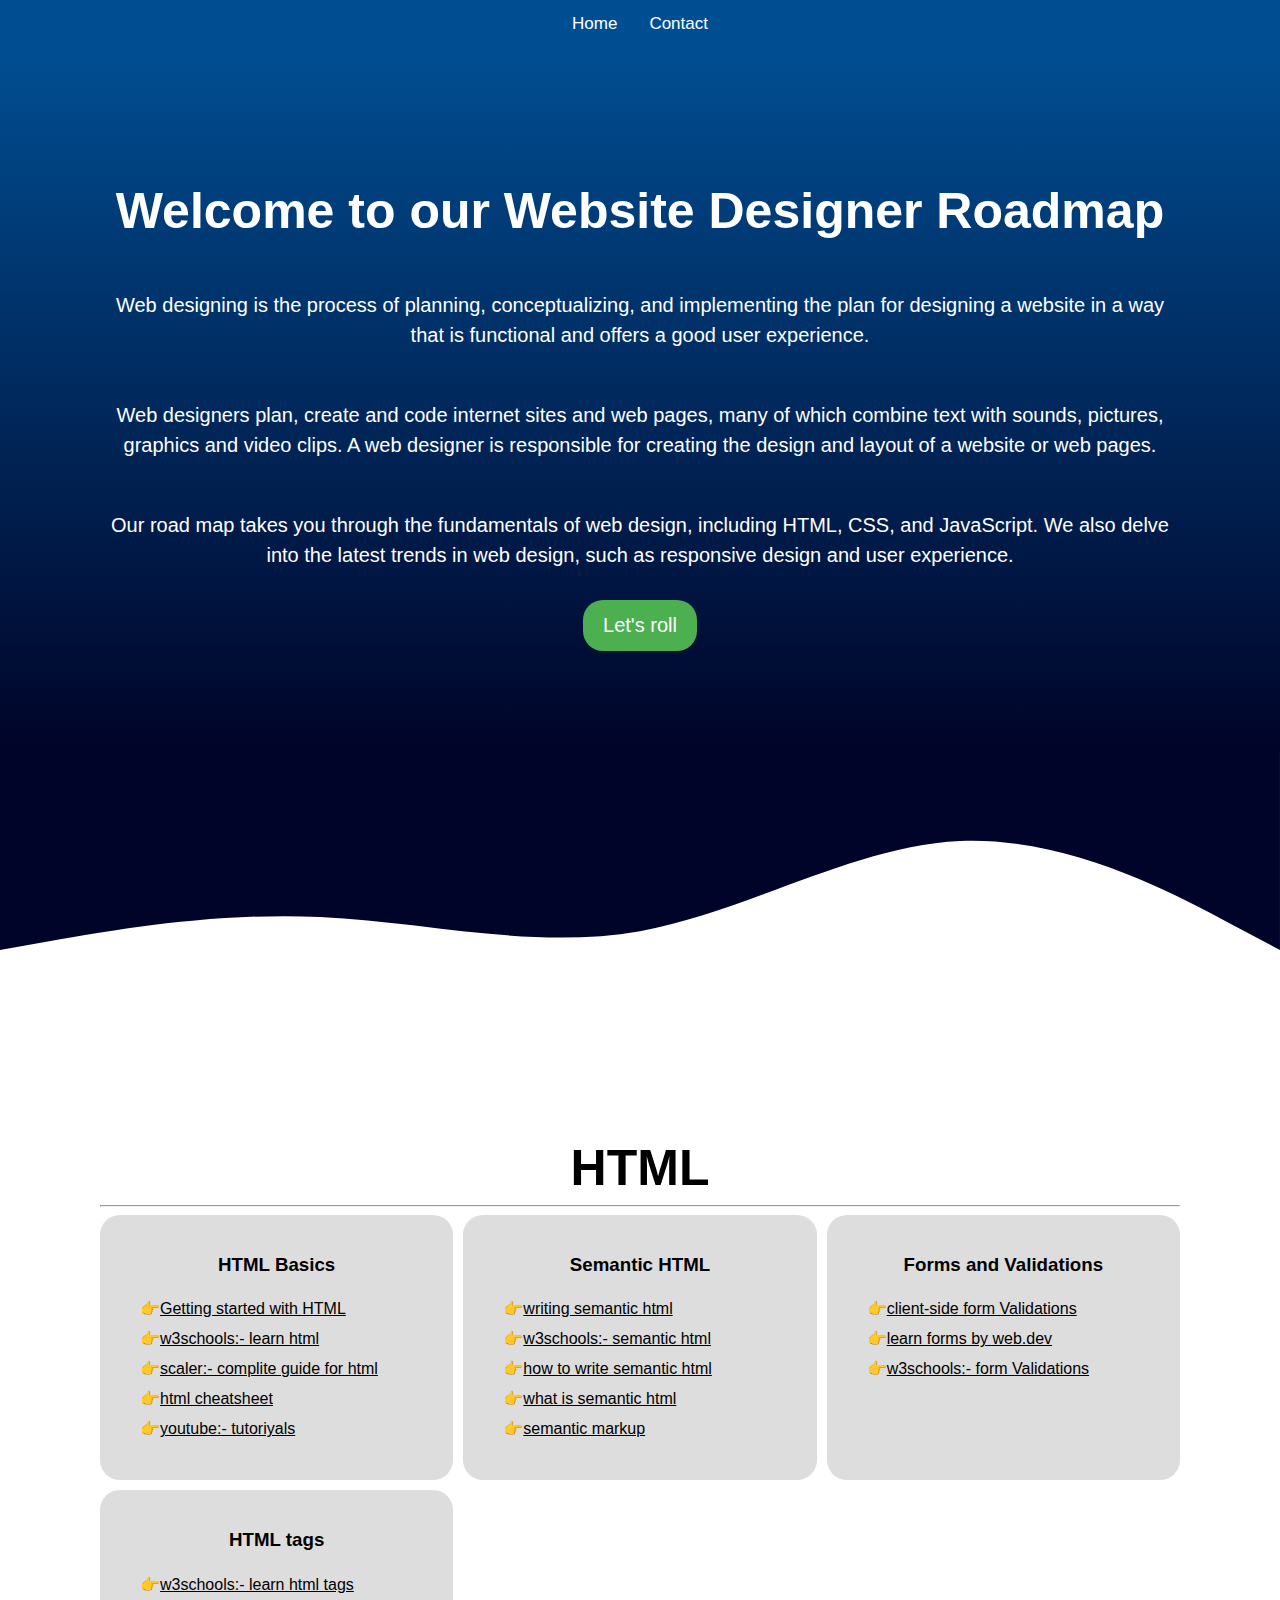
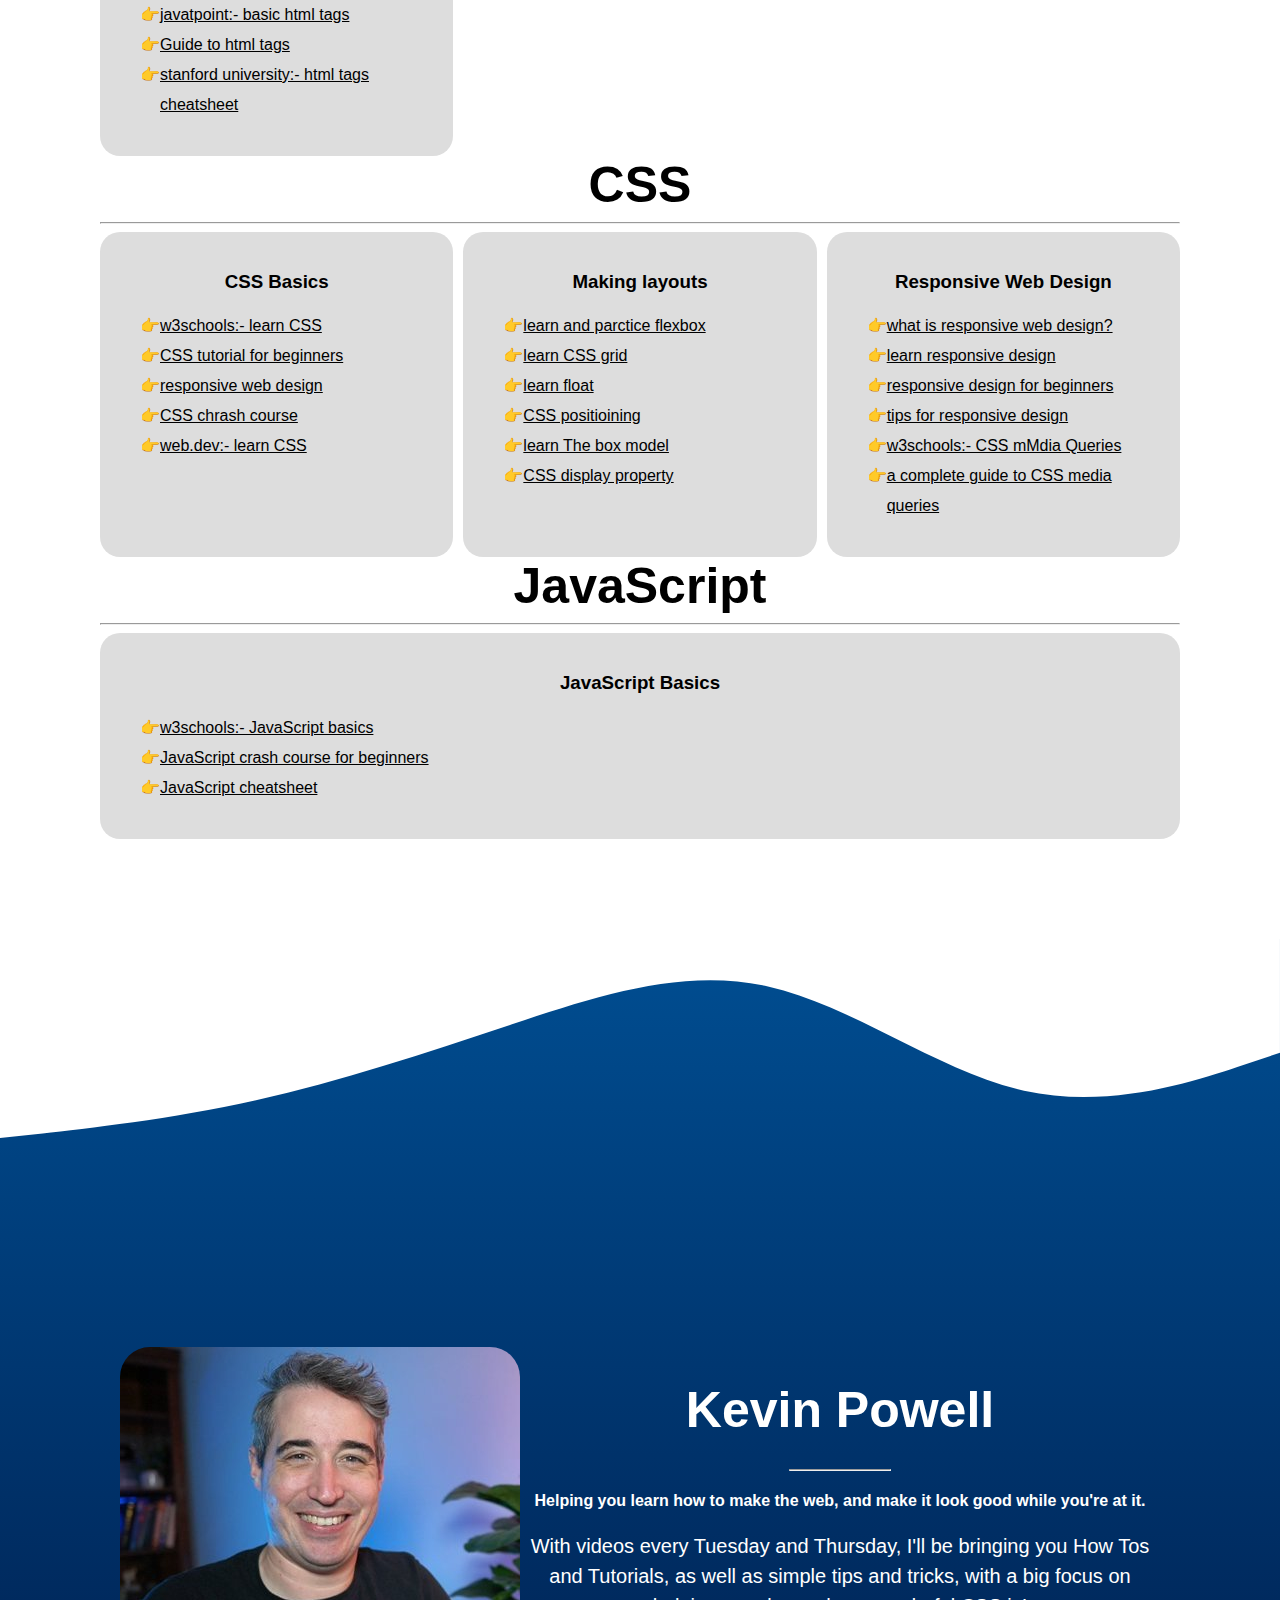
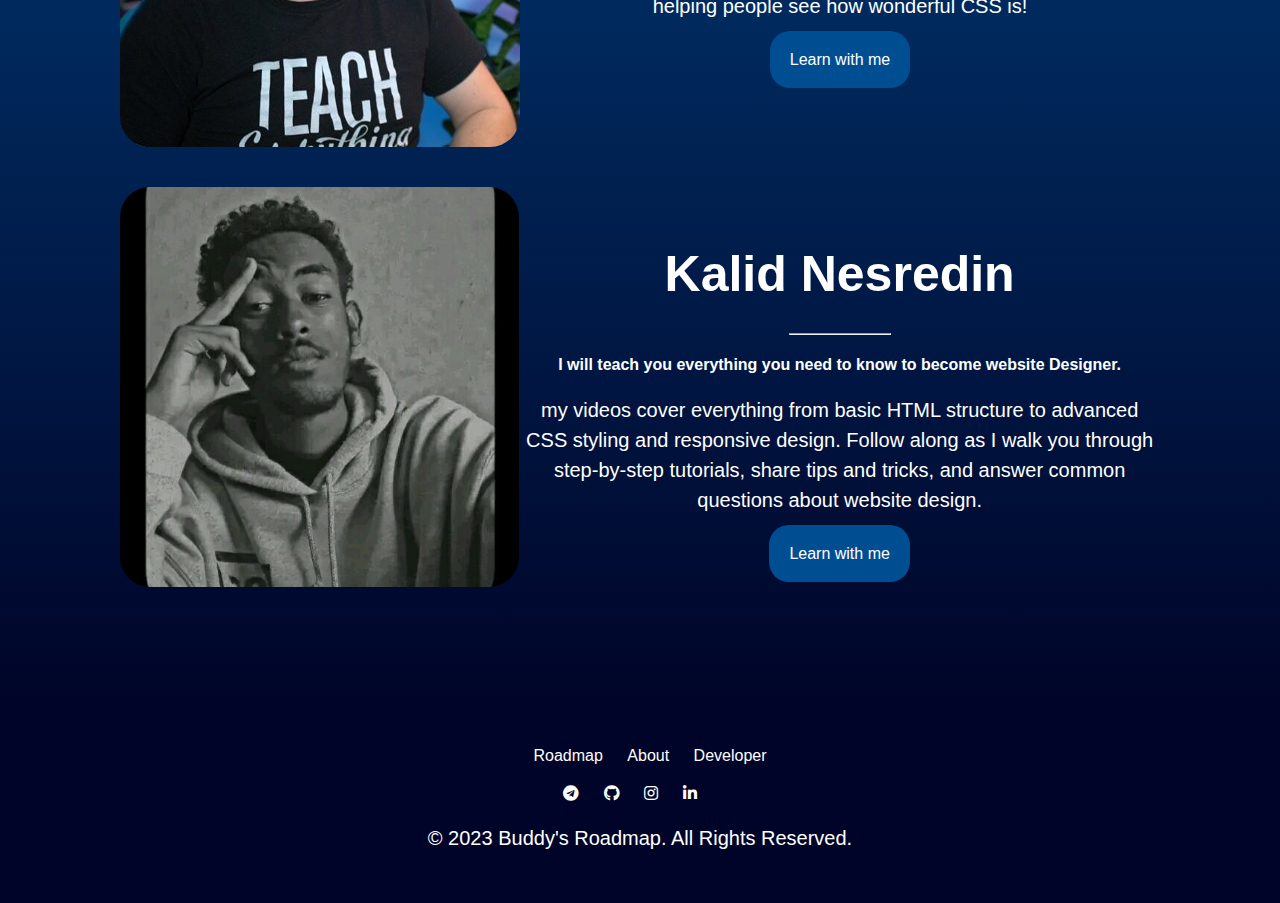
<file: webdesign.html>
<!DOCTYPE html>
<html lang="en">
<head>
    <meta charset="UTF-8">
    <meta name="viewport" content="width=device-width, initial-scale=1.0">
    <title>Website Designer Roadmap</title>
    <link rel="stylesheet" href="webdesign.css">
    <link rel="stylesheet" href="https://cdnjs.cloudflare.com/ajax/libs/font-awesome/5.15.1/css/all.min.css">
</head>
<body>
       <div class="navbar">
        <a href="index.html">Home</a>
        <a href="#contact">Contact</a>
       </div>


       <!-- Landing Page Content -->
       <div class="landing-page" id="about">
        <h1>Welcome to our Website Designer Roadmap</h1>
        <p>Web designing is the process of planning, conceptualizing, and implementing the plan for designing a website in a way that is functional and offers a good user experience.</p>
        <p>Web designers plan, create and code internet sites and web pages, many of which combine text with sounds, pictures, graphics and video clips. A web designer is responsible for creating the design and layout of a website or web pages.</p>
        <p>Our road map takes you through the fundamentals of web design, including HTML, CSS, and JavaScript. We also delve into the latest trends in web design, such as responsive design and user experience.</p>
        <button><a href="#path">Let's roll</a></button>
         </div>

        <svg xmlns="http://www.w3.org/2000/svg" viewBox="0 0 1440 320"><path fill="#000428" fill-opacity="1" d="M0,224L60,213.3C120,203,240,181,360,186.7C480,192,600,224,720,202.7C840,181,960,107,1080,101.3C1200,96,1320,160,1380,192L1440,224L1440,0L1380,0C1320,0,1200,0,1080,0C960,0,840,0,720,0C600,0,480,0,360,0C240,0,120,0,60,0L0,0Z"></path></svg>
       

         <div class="cont" id="path">
            <div class="warper">
                    <h1>HTML</h1>
                    <hr>
                <div class="grid-container1">
                    <div class="grid-item">
                        <h3>HTML Basics</h3>
                        <ul>
                            <li><a href="https://developer.mozilla.org/en-US/docs/Learn/HTML/Introduction_to_HTML/Getting_started" target="_blank">Getting started with HTML</a></li>
                            <li><a href="https://www.w3schools.com/html/html_intro.asp" target="_blank">w3schools:- learn html</a></li>
                            <li><a href="https://www.scaler.com/topics/html" target="_blank">scaler:- complite guide for html</a></li>
                            <li><a href="https://htmlcheatsheet.com/" target="_blank">html cheatsheet</a></li>
                            <li><a href="https://www.youtube.com/watch?v=pQN-pnXPaVg" target="_blank">youtube:- tutoriyals</a></li>
                        </ul>
                    </div>
                    <div class="grid-item">
                        <h3>Semantic HTML</h3>
                        <ul>
                            <li><a href="https://cs.fyi/guide/writing-semantic-html" target="_blank">writing semantic html</a></li>
                            <li><a href="https://www.w3schools.com/html/html5_semantic_elements.asp" target="_blank">w3schools:- semantic html</a></li>
                            <li><a href="https://hackernoon.com/how-to-write-semantic-html-dkq3ulo" target="_blank">how to write semantic html</a></li>
                            <li><a href="https://blog.hubspot.com/website/semantic-html" target="_blank">what is semantic html</a></li>
                            <li><a href="https://html.com/semantic-markup" target="_blank">semantic markup</a></li>
                        </ul>
                    </div>
                    <div class="grid-item">
                        <h3>Forms and Validations</h3>
                        <ul>
                            <li><a href="https://developer.mozilla.org/en-US/docs/Learn/Forms/Form_validation" target="_blank">client-side form Validations</a></li>
                            <li><a href="https://web.dev/learn/forms/" target="_blank">learn forms by web.dev</a></li>
                            <li><a href="https://www.w3schools.com/js/js_validation.asp" target="_blank">w3schools:- form Validations</a></li>
                        </ul>
                    </div>
                    <div class="grid-item">
                        <h3>HTML tags</h3>
                        <ul>
                            <li><a href="https://www.w3schools.com/TAGS/default.asp" target="_blank">w3schools:- learn html tags</a></li>
                            <li><a href="https://www.javatpoint.com/html-tags" target="_blank">javatpoint:- basic html tags</a></li>
                            <li><a href="https://www.simplilearn.com/tutorials/html-tutorial/html-tags" target="_blank">Guide to html tags</a></li>
                            <li><a href="https://web.stanford.edu/group/csp/cs21/htmlcheatsheet.pdf" target="_blank">stanford university:- html tags cheatsheet</a></li>
                        </ul>
                    </div>
                </div>
                    <h1>CSS</h1>
                    <hr>
                <div class="grid-container2">      
                    <div class="grid-item">
                        <h3>CSS Basics</h3>
                        <ul>
                            <li><a href="https://www.w3schools.com/css/" target="_blank">w3schools:- learn CSS</a></li>
                            <li><a href="https://www.youtube.com/watch?v=FqmB-Zj2-PA" target="_blank">CSS tutorial for beginners</a></li>
                            <li><a href="https://www.freecodecamp.org/learn/responsive-web-design/" target="_blank">responsive web design</a></li>
                            <li><a href="https://www.youtube.com/watch?v=yfoY53QXEnIl" target="_blank">CSS chrash course</a></li>
                            <li><a href="https://web.dev/learn/css/" target="_blank">web.dev:- learn CSS</a></li>
                        </ul>
                    </div>
                    <div class="grid-item">
                        <h3>Making layouts</h3>
                        <ul>
                            <li><a href="https://flexboxfroggy.com/" target="_blank">learn and parctice flexbox</a></li>
                            <li><a href="https://cssgridgarden.com/" target="_blank">learn CSS grid</a></li>
                            <li><a href="https://css-tricks.com/all-about-floats/" target="_blank">learn float</a></li>
                            <li><a href="https://css-tricks.com/absolute-relative-fixed-positioining-how-do-they-differ/" target="_blank">CSS positioining</a></li>
                            <li><a href="https://developer.mozilla.org/en-US/docs/Learn/CSS/Building_blocks/The_box_model" target="_blank">learn The box model</a></li>
                            <li><a href="https://www.freecodecamp.org/news/the-css-display-property-display-none-display-table-inline-block-and-more/" target="_blank">CSS display property</a></li>
                        </ul>
                    </div>
                    <div class="grid-item">
                        <h3>Responsive Web Design</h3>
                        <ul>
                            <li><a href="https://www.w3schools.com/css/css_rwd_intro.asp" target="_blank">what is responsive web design?</a></li>
                            <li><a href="https://web.dev/learn/design/" target="_blank">learn responsive design</a></li>
                            <li><a href="https://kinsta.com/blog/responsive-web-design/" target="_blank">responsive design for beginners</a></li>
                            <li><a href="https://www.youtube.com/watch?v=VQraviuwbzU" target="_blank">tips for responsive design</a></li>
                            <li><a href="https://www.w3schools.com/css/css_rwd_mediaqueries.asp" target="_blank">w3schools:- CSS mMdia Queries</a></li>
                            <li><a href="https://css-tricks.com/a-complete-guide-to-css-media-queries/" target="_blank">a complete guide to CSS media queries</a></li>
                        </ul>
                    </div>
                </div>
                    <h1>JavaScript</h1>
                    <hr>
                <div class="grid-container3">
                    <div class="grid-item">
                        <h3>JavaScript Basics</h3>
                        <ul>
                            <li><a href="https://www.w3schools.com/js/" target="_blank">w3schools:- JavaScript basics</a></li>
                            <li><a href="https://youtu.be/hdI2bqOjy3c?t=2" target="_blank">JavaScript crash course for beginners</a></li>
                            <li><a href="https://htmlcheatsheet.com/js/" target="_blank">JavaScript cheatsheet</a></li>
                        </ul>
                    </div>
                </div>
            </div>
         </div>
         <div class="cont2">
            <svg xmlns="http://www.w3.org/2000/svg" viewBox="0 0 1440 320"><path fill="#ffffff" fill-opacity="1" d="M0,224L48,218.7C96,213,192,203,288,181.3C384,160,480,128,576,96C672,64,768,32,864,53.3C960,75,1056,149,1152,170.7C1248,192,1344,160,1392,144L1440,128L1440,0L1392,0C1344,0,1248,0,1152,0C1056,0,960,0,864,0C768,0,672,0,576,0C480,0,384,0,288,0C192,0,96,0,48,0L0,0Z"></path></svg>
            <div class="warper2">
                <div class="yts">
                <div class="kevin">
                        <img src="img/kevn.jpeg" alt="kiven powell">
                    <div class="about-kevin">
                        <h1>Kevin Powell </h1>
                        <hr>
                        <h4>Helping you learn how to make the web, and make it look good while you're at it.</h4>
                        <p>With videos every Tuesday and Thursday, I'll be bringing you How Tos and Tutorials, as well as simple tips and tricks, with a big focus on helping people see how wonderful CSS is!</p>
                        <a href="https://www.youtube.com/@KevinPowell/featured" target="_blank">Learn with me</a>
                    </div>
                </div>



                <div class="kalid">
                    <img src="img/kalid.jpg" alt="kalid nesredin">               
                    <div class="kalid-img">
                    <h1>Kalid Nesredin</h1>
                    <hr>
                    <h4>I will teach you everything you need to know to become website Designer.</h4>
                    <p>my videos cover everything from basic HTML structure to advanced CSS styling and responsive design. Follow along as I walk you through step-by-step tutorials, share tips and tricks, and answer common questions about website design.</p>
                    <a href="https://www.youtube.com/@kalidnesredin/featured" target="_blank">Learn with me</a>
                </div>
                </div>

              </div> 
            </div>
         </div>
         <footer id="contact">
            <div class="footer-cont">
                <div class="footer-link">
                    <ul>
                        <li><a href="#path">Roadmap</a></li>
                        <li><a href="#about">About</a></li>
                        <li><a href="developer.html">Developer</a></li>
                    </ul>
                </div>
                <div class="footer-social">
                    <ul>
                        <li><a href="https://t.me/originalkalid" target="_blank"><i class="fab fa-telegram"></i></a></li>
                        <li><a href="https://github.com/kalidnesredin" target="_blank"><i class="fab fa-github"></i></a></li>
                        <li><a href="https://www.instagram.com/kalid_nesredin/" target="_blank"><i class="fab fa-instagram"></i></a></li>
                        <li><a href="https://www.linkedin.com/in/kalidnesredin/" target="_blank"><i class="fab fa-linkedin-in"></i></a></li>
                     </ul>
                </div>
            </div>
            <div class="footer-bottom">
                <p>&copy; 2023 Buddy's Roadmap. All Rights Reserved.</p>
            </div>
        </footer>

</body>
</html>
</file>
<file: index.css>
*{
    font-family: 'Poppins', sans-serif;
    margin: 0;
    padding: 0;
}

section{
    min-height: 100vh;
    background-size: cover;
    background-attachment: fixed;
    padding: 50px;
    background:
          radial-gradient(
            64% 70% at 100% 0%,
            rgba(247, 214, 98, 0.8) 0%,
            rgba(247, 214, 98, 0.2) 52%,
            rgba(247, 214, 98, 0) 100%
          ),
          linear-gradient(
            208deg,
            rgba(240, 66, 42, 1) 7%,
            rgba(240, 88, 42, 0.2) 43%,
            rgba(240, 101, 42, 0) 64%
          ),
          radial-gradient(
            115% 123% at 0% -15%,
            rgba(231, 79, 106, 1) 1%,
            rgba(231, 79, 106, 0.2) 67%,
            rgba(231, 79, 106, 0) 100%
          ),
          linear-gradient(
            334deg,
            rgba(83, 208, 236, 0.8) 0%,
            rgba(83, 208, 236, 0.2) 20%,
            rgba(138, 137, 190, 0) 35%
          ),
          radial-gradient(
            109% 149% at 4% 98%,
            rgba(27, 49, 128, 1) 0%,
            rgba(27, 49, 128, 0) 100%
          ),
          linear-gradient(
            142deg,
            rgba(78, 173, 235, 1) 19%,
            rgba(78, 173, 235, 0) 99%
          );
      
}
.two{
    margin-left: 100px;
    margin-right: 100px;
}
header{
    margin: 30px;
    position: relative;
    border-radius: 25px;
    box-shadow:  5px 5px 7px gray,
                -5px -5px 7px #ffffff;
    display: flex;
    justify-content: center;
    align-items: center;
    padding: 20px;
}
.logo img{
    width: 40px;
    height: 40px;
}
header ul{
    background: none;
    display: flex;
    justify-content: center;
    align-items: center;
}
header ul li{
    list-style: none;
    margin-left: 10px;
    padding: 10px;
    color: #fff;
    border-radius: 10px;
}
header ul li a{
    text-decoration: none;
    padding: 10px;
    color: white;
    font-weight: 600;
    border-radius: 10px;
}
header ul li a:hover{
    background-color: black;
    color: #fff;
    transition: 1s;
}
.cont{
    align-items: center;
    justify-content: center;
    display: flex;
    min-height: 70vh;
    margin: 25px;
    border-radius: 25px;
    box-shadow:  5px 5px 7px gray,
                -5px -5px 7px #ffffff;
}
.welcometext{
    display: block;
    justify-content: center;
    align-items: center;
    text-align: center;
    color: white;
}
.cont img{
    height: auto;
    width: 700px;
    left: 100%;
}
.three{
    min-height: 100vh;
    background-color: #000428;
    background-size: cover;
    background-attachment: fixed;
    padding: 50px;
}
.four{
     margin-left: 100px;
     margin-right: 100px;
}
.warper{
    display: flex;
    flex-direction: column;
    justify-content: center;
    align-items: center;
    color: #fff;
    margin:25px;
}
.whatwe{
    align-items: center;
    display: flex;
    flex-direction: column;
    font-size: 20px;
    padding: 10px;
    margin: 10px 0 30px 0;
}
.whatwe h1{
    padding: 10px;
    margin-bottom: 10px;
}
.explain{
    font-size: 20px;
    padding: 10px;
    margin: 10px 0 30px 0;
}
hr{
    width: 100%;
}
.columwarp{
    display: flex;
    justify-content: center;
    align-items: center;
}
.whoarewe{
    align-items: center;
    display: flex;
    flex-direction: column;
    font-size: 20px;
    padding: 10px;
    margin: 10px 0 30px 0;
}
.whoarewe h1{
    padding: 10px;
    margin-bottom: 10px;
}
.about{
    align-items: center;
    display: flex;
    flex-direction: column;
    font-size: 20px;
    padding: 10px;
    margin: 20px 0 30px 0;
}
.about h1{
    padding: 10px;
    margin-bottom: 10px;
}
.five{
    min-height: 100vh;
    background-color: #fff;
    background-size: cover;
    background-attachment: fixed;
    padding: 50px;
}
.five h1{
    justify-content: center;
    text-align: center;
    margin: 20px;
}
.grid-cont{
    margin-left: 100px;
    margin-right: 100px;
    display: grid;
    grid-template-columns: repeat(3, 1fr);
    grid-template-rows: repeat(3, 1fr);
    gap: 15px;
}
.item{
    margin-top: 20px;
    background-color: #fff;
    padding: 20px;
    text-align:end;
    border-radius: 25px;
    background: #fff;
    box-shadow:  5px 5px 7px gray,
                -5px -5px 7px #ffffff;
}
.item img{
    border-radius: 10px;
    width: 100%;
    height: auto;
}
.item p{
    margin: 10px 0 10px 0;
    font-weight: 600;
    justify-content: center;
    align-items: center;
    display: flex;
}
.item a{
    border-radius: 20px;
    text-align: center;
    justify-content: center;
    align-items: center;
    display: flex;
    width: auto;
    color: black;
    background-color: rgb(237, 172, 172);
    margin-top: 5px;
    padding: 5px;
    text-decoration: none;
}
.item a:hover{
    color: #fff;
    background-color: black;
    transition: 0.5s;
}
footer{
    background-color: black;
    color: #fff;
    padding: 20px;
}
.footer-cont{
    display: flex;
    flex-direction: column;
    justify-content: space-between;
    align-items: center;
    flex-wrap: wrap;
}
.footer-logo img{
    width: 100px;
    margin: 20px;
}
.footer-link ul{
    list-style: none;
    margin: 20px;
}
.footer-link li{
    display: inline-block;
    margin-right: 20px;
}
.footer-link a{
    color: #fff;
    text-decoration: none;
    width: 100px;
    height: auto;
}
.footer-social a{
    color: #fff;
}
.footer-social ul{
    list-style: none;
    margin: 0;
    padding: 0;
}
.footer-social li{
    display: inline-block;
    margin-right: 20px;
}
.footer-bottom{
    margin-top: 20px;
    text-align: center;
}

@media (max-width: 1200px) {
    .two{
        margin: auto;
    }

}
@media (max-width: 992px){
    section{
        margin: 0;
        padding: 0;
        height: fit-content;
    }
    .two{
        padding: 20px;
    }
    .cont{
    display: flex;
    flex-direction: column;
    padding: 0;
    margin: 0;
    margin: 10px;
    margin-top: 50px;
    text-align: center;
    justify-content: center;
    align-items: center;
   }
   .cont img{
    width: 100%;
    height: auto;
    margin-top: 30px;
   }
   header{
    display: flex;
    margin: 0;
    margin: 10px;
    padding: 0;
   }
   header ul li a{
    font-size: 10px;
    font-weight: 500;
   }
   .logo img{
    align-items: center;
    flex-wrap: wrap;
   }
   .three{
    display: flex;
    flex-direction: column;
    padding: 0;
   }
   .four{
    margin: 0;
   }
   .five{
    margin: 0;
    padding: 0;
   }
   .grid-cont{
    grid-template-columns: repeat(2, 1fr);
    grid-template-rows: repeat(4, 1fr);
   }
   footer{
    padding: 0;
    margin: 0;
    padding-bottom: 10px;
   }
}
@media(max-width : 600px){
    section{
        margin: 0;
        padding: 0;
        height: fit-content;
    }
    .two{
        padding: 20px;
    }
    .cont{
    display: flex;
    flex-direction: column;
    padding: 0;
    margin: 0;
    margin: 10px;
    margin-top: 50px;
    padding: 20px;
    text-align: center;
    justify-content: center;
    align-items: center;
   }
   .cont img{
    width: 100%;
    height: auto;
    margin-top: 30px;
   }
   header{
    display: flex;
    margin: 0;
    margin: 10px;
    padding: 0;
   }
   header ul li a{
    font-size: 10px;
    font-weight: 500;
   }
   .logo img{
    align-items: center;
    flex-wrap: wrap;
   }
   .three{
    display: flex;
    flex-direction: column;
    padding: 0;
   }
   .four{
    margin: 0;
   }
   .five{
    margin: 0;
    padding: 0;
   }
   .grid-cont{
    display: block;
    margin: 0;
    grid-template-columns: repeat(1, 1fr);
    grid-template-rows: repeat(1, 1fr);
    padding: 30px;
   }
   .grid-cont img{
    width: 100%;
    height: auto;
   }
   footer{
    padding: 0;
    margin: 0;
    padding-bottom: 10px;
   }
}
</file>
<file: android.css>
body {
    margin: 0;
    font-family: Arial, sans-serif;
   }

   .navbar {
    background-color: #004e92;
    overflow: hidden;
    position: relative;
    display: flex;
    justify-content: center;
    align-items: center;
    top: 0;
    width: 100%;
    backdrop-filter: blur(10%);
   }
 
   .navbar a {
    float: left;
    color: white;
    text-align: center;
    padding: 14px 16px;
    text-decoration: none;
    font-size: 17px;
   }
 
   .navbar a:hover, .dropdown:hover .dropbtn {
    background-color: #ddd;
    color: black;
   }
 
   /* Landing Page Content */


   .landing-page {
    padding: 100px;
    text-align: center;
    background: #000428;  /* fallback for old browsers */
    background: -webkit-linear-gradient(to bottom, #004e92, #000428);  /* Chrome 10-25, Safari 5.1-6 */
    background: linear-gradient(to bottom, #004e92, #000428); /* W3C, IE 10+/ Edge, Firefox 16+, Chrome 26+, Opera 12+, Safari 7+ */
    display: flex;
    flex-direction: column;
    justify-content: center;
    align-items: center;
    color: #fff;
   }
 
   h1 {
    font-size: 50px;
    margin-bottom: 30px;
   }
 
   p {
    font-size: 20px;
    line-height: 1.5;
    margin-bottom: 30px;
   }
   .imgtag{
    width: 400px;
    height: 400px;
   }
   .imgtag img{
    width: 100%;
    height: auto;
   }
   button {
    background-color: #4CAF50;
    color: white;
    padding: 14px 20px;
    border: none;
    cursor: pointer;
    font-size: 20px;
    border-radius: 20px;
   }
   .landing-page a{
    color: #fff;
    text-decoration: none;
   }
   button:hover {
    background-color: brown;
   }

   .cont{
    background-color: #fff;
    padding: 50px;
   }
   .warper{
    padding: 50px;
   }

   .grid-container1 {
    display: grid;
    grid-template-columns: repeat(3, 1fr);
    grid-template-rows: repeat(1, 1fr);
    gap: 10px;
  }
  .grid-container2 {
    display: grid;
    grid-template-columns: repeat(3, 1fr);
    grid-template-rows: repeat(1, 1fr);
    gap: 10px;
  }
  .grid-container3 {
    display: grid;
    grid-template-columns: repeat(3, 1fr);
    grid-template-rows: repeat(1, 1fr);
    gap: 10px;
  }
  .grid-container4{
    display: grid;
    grid-template-columns: repeat(3, 1fr);
    grid-template-rows: repeat(1, 1fr);
    gap: 10px;
  }
  .grid-container5{
    display: grid;
    grid-template-columns: repeat(3, 1fr);
    grid-template-rows: repeat(1, 1fr);
    gap: 10px;
  }
  .grid-container6{
    display: grid;
    grid-template-columns: repeat(3, 1fr);
    grid-template-rows: repeat(1, 1fr);
    gap: 10px;
  }
  .grid-container7{
    display: grid;
    grid-template-columns: repeat(3, 1fr);
    grid-template-rows: repeat(1, 1fr);
    gap: 10px;
  }
  .grid-container8{
    display: grid;
    grid-template-columns: repeat(3, 1fr);
    grid-template-rows: repeat(1, 1fr);
    gap: 10px;
  }
  .grid-container9{
    display: grid;
    grid-template-columns: repeat(3, 1fr);
    grid-template-rows: repeat(1, 1fr);
    gap: 10px;
  }
  .grid-container10{
    display: grid;
    grid-template-columns: repeat(3, 1fr);
    grid-template-rows: repeat(1, 1fr);
    gap: 10px;
  }
  .warper h1{
    display: flex;
    align-items: center;
    justify-content: center;
    font-family: Arial;
    margin-top: 10px;
    margin-bottom: 10px;
  }
  .grid-item {
    background-color: #ddd;
    padding: 20px;
    border-radius: 20px;
  }
  .grid-item h3{
    text-align: center;
  }
  
  .grid-item a{
    text-decoration: none;
    color: black;
    text-decoration: underline; 
  }
  .grid-item ul{
    line-height: 30px;
    list-style: '👉';
  }

  .cont2{
    background: #000428;  /* fallback for old browsers */
    background: -webkit-linear-gradient(to bottom, #004e92, #000428);  /* Chrome 10-25, Safari 5.1-6 */
    background: linear-gradient(to bottom, #004e92, #000428); /* W3C, IE 10+/ Edge, Firefox 16+, Chrome 26+, Opera 12+, Safari 7+ */
  }
  .warper2{
    padding: 50px;
    display: flex;
    justify-content: center;
    align-items: center;
  }
  .yts{
    display: flex;
    align-items: center;
    flex-direction: column;
    padding: 50px;
  }
  .kevin{
    padding: 20px;
    text-align: center;
    display: flex;
  }
  .kevin img{
    border-radius: 30px;
    text-align: center;
    width: 400px;
    height: 400px;
  }
  .about-kevin{
    color: #fff;
    text-align: center;
  }
  .about-kevin hr{
    width: 100px;
  }
  .about-kevin a{
    text-decoration: none;
    color: #fff;
    background-color: #004e92;
    padding: 20px;
    border-radius: 20px;
  }

  .kalid{
    color: #fff;
    padding: 20px;
    text-align: center;
    display: flex;
    justify-content: center;
    align-items: center;
  }
  .kalid img{
    border-radius: 30px;
    width: 400px;
    height: 400px;
  }
  .kalid-img hr{
    width: 100px;
  }
  .kalid-img a{
    text-decoration: none;
    color: #fff;
    background-color: #004e92;
    padding: 20px;
    border-radius: 20px;
  }

  .manohar{
    color: #fff;
    padding: 20px;
    text-align: center;
    display: flex;
    justify-content: center;
    align-items: center;
  }
  .manohar img{
    border-radius: 30px;
    width: 400px;
    height: 400px;
  }
  .manohar-img hr{
    width: 100px;
  }
  .manohar-img a{
    text-decoration: none;
    color: #fff;
    background-color: #004e92;
    padding: 20px;
    border-radius: 20px;
  }
  footer{
    background-color: #000428;
    color: #fff;
    padding: 20px;
}
.footer-cont{
    display: flex;
    flex-direction: column;
    justify-content: space-between;
    align-items: center;
    flex-wrap: wrap;
}
.footer-logo img{
    width: 100px;
    margin: 20px;
}
.footer-link ul{
    list-style: none;
    margin: 20px;
}
.footer-link li{
    display: inline-block;
    margin-right: 20px;
}
.footer-link a{
    color: #fff;
    text-decoration: none;
    width: 100px;
    height: auto;
}
.footer-social a{
    color: #fff;
}
.footer-social ul{
    list-style: none;
    margin: 0;
    padding: 0;
}
.footer-social li{
    display: inline-block;
    margin-right: 20px;
}
.footer-bottom{
    margin-top: 20px;
    text-align: center;
}

@media (max-width: 1200px) {
  
}
@media (max-width: 992px){
 .grid-container1{
  grid-template-columns: repeat(2, 1fr);
  grid-template-rows: repeat(2, 1fr);
 }
 .grid-container2{
  grid-template-columns: repeat(2, 1fr);
  grid-template-rows: repeat(1, 1fr);
 }
 .grid-container3{
  grid-template-columns: repeat(2, 1fr);
  grid-template-rows: repeat(1, 1fr);
 }
 .grid-container4{
  grid-template-columns: repeat(2, 1fr);
  grid-template-rows: repeat(1, 1fr);
 }
 .grid-container5{
  grid-template-columns: repeat(2, 1fr);
  grid-template-rows: repeat(1, 1fr);
 }
 .grid-container6{
    grid-template-columns: repeat(2, 1fr);
    grid-template-rows: repeat(1, 1fr);
 }
 .grid-container7{
    grid-template-columns: repeat(2, 1fr);
    grid-template-rows: repeat(1, 1fr);
 }
 .grid-container8{
    grid-template-columns: repeat(2, 1fr);
    grid-template-rows: repeat(1, 1fr);
 }
 .grid-container9{
    grid-template-columns: repeat(2, 1fr);
    grid-template-rows: repeat(1, 1fr);
 }
 .grid-container10{
    grid-template-columns: repeat(2, 1fr);
    grid-template-rows: repeat(1, 1fr);
 }
 .warper2{
  display: block;
  padding: 20px;
}
.yts{
  display: block;
}
.kevin{
  display: block;
  padding: 0;
  margin: 0;
}
.kevin img{
  width: 100%;
  height: auto;

}
.kalid{
  margin-top: 30px;
  display: block;
  padding: 0;
  margin: 0;
  
}
.kalid img{
  width: 100%;
  height: auto;
  font-size: 10px;
  margin-top: 60px;
}
.manohar{
  margin-top: 30px;
  display: block;
  padding: 0;
  margin: 0;
}
.manohar img{
  width: 100%;
  height: auto;
  font-size: 10px;
  margin-top: 60px;
}
 footer{
  display: flex;
  flex-direction: column;
  padding: 0;
  margin: 0;
  padding-bottom: 10px;
 }
}
@media(max-width : 600px){
  .cont{
    margin: 0;
    padding: 0;
  }
  .landing-page{
    margin: 0;
    padding: 30px;
  }
  .warper{
   margin: 0;
   padding: 35px;
  }
  .grid-container1{
    grid-template-columns: repeat(1, 1fr);
    grid-template-rows: repeat(1, 1fr);
  }
  .grid-container2{
    grid-template-columns: repeat(1, 1fr);
    grid-template-rows: repeat(1, 1fr);
  }
  .grid-container3{
    grid-template-columns: repeat(1, 1fr);
    grid-template-rows: repeat(1, 1fr);
  }
  .grid-container4{
    grid-template-columns: repeat(1, 1fr);
    grid-template-rows: repeat(1, 1fr);
  }
  .grid-container5{
    grid-template-columns: repeat(1, 1fr);
    grid-template-rows: repeat(1, 1fr);
  }
  .grid-container6{
    grid-template-columns: repeat(1, 1fr);
    grid-template-rows: repeat(1, 1fr);
  }
  .grid-container7{
    grid-template-columns: repeat(1, 1fr);
    grid-template-rows: repeat(1, 1fr);
  }
  .grid-container8{
    grid-template-columns: repeat(1, 1fr);
    grid-template-rows: repeat(1, 1fr);
  }
  .grid-container9{
    grid-template-columns: repeat(1, 1fr);
    grid-template-rows: repeat(1, 1fr);
  }
  .grid-container10{
    grid-template-columns: repeat(1, 1fr);
    grid-template-rows: repeat(1, 1fr);
  }
  .warper2{
    display: block;
    padding: 20px;
  }
  .yts{
    display: block;
  }
  .kevin{
    display: block;
    padding: 0;
    margin: 0;
  }
  .kevin img{
    width: 100%;
    height: auto;

  }
  .kalid{
    margin-top: 30px;
    display: block;
    padding: 0;
    margin: 0;
    
  }
  .kalid img{
    width: 100%;
    height: auto;
    font-size: 10px;
    margin-top: 60px;
  }
  .manohar{
    display: block;
    padding: 0;
    margin: 0;
  }
  .manohar img{
    width: 100%;
    height: auto;
  }
  footer{
  display: block;
  padding: 0;
  margin: 0;
  padding-bottom: 10px;
 }
}
</file>
<file: back.css>
body {
    margin: 0;
    font-family: Arial, sans-serif;
   }

   .navbar {
    background-color: #004e92;
    overflow: hidden;
    position: relative;
    display: flex;
    justify-content: center;
    align-items: center;
    top: 0;
    width: 100%;
    backdrop-filter: blur(10%);
   }
 
   .navbar a {
    float: left;
    color: white;
    text-align: center;
    padding: 14px 16px;
    text-decoration: none;
    font-size: 17px;
   }
 
   .navbar a:hover, .dropdown:hover .dropbtn {
    background-color: #ddd;
    color: black;
   }
 
   /* Landing Page Content */


   .landing-page {
    padding: 100px;
    text-align: center;
    background: #000428;  /* fallback for old browsers */
    background: -webkit-linear-gradient(to bottom, #004e92, #000428);  /* Chrome 10-25, Safari 5.1-6 */
    background: linear-gradient(to bottom, #004e92, #000428); /* W3C, IE 10+/ Edge, Firefox 16+, Chrome 26+, Opera 12+, Safari 7+ */
    display: flex;
    flex-direction: column;
    justify-content: center;
    align-items: center;
    color: #fff;
   }
 
   h1 {
    font-size: 50px;
    margin-bottom: 30px;
   }
 
   p {
    font-size: 20px;
    line-height: 1.5;
    margin-bottom: 30px;
   }
   .imgtag{
    width: 400px;
    height: 400px;
   }
   .imgtag img{
    width: 100%;
    height: auto;
   }
   button {
    background-color: #4CAF50;
    color: white;
    padding: 14px 20px;
    border: none;
    cursor: pointer;
    font-size: 20px;
    border-radius: 20px;
   }
   .landing-page a{
    color: #fff;
    text-decoration: none;
   }
   button:hover {
    background-color: brown;
   }

   .cont{
    background-color: #fff;
    padding: 50px;
   }
   .warper{
    padding: 50px;
   }

   .grid-container1 {
    display: grid;
    grid-template-columns: repeat(3, 1fr);
    grid-template-rows: repeat(1, 1fr);
    gap: 10px;
  }
  .grid-container2 {
    display: grid;
    grid-template-columns: repeat(3, 1fr);
    grid-template-rows: repeat(1, 1fr);
    gap: 10px;
  }
  .grid-container3 {
    display: grid;
    grid-template-columns: repeat(3, 1fr);
    grid-template-rows: repeat(1, 1fr);
    gap: 10px;
  }
  .grid-container4{
    display: grid;
    grid-template-columns: repeat(3, 1fr);
    grid-template-rows: repeat(1, 1fr);
    gap: 10px;
  }
  .grid-container5{
    display: grid;
    grid-template-columns: repeat(3, 1fr);
    grid-template-rows: repeat(1, 1fr);
    gap: 10px;
  }
  .grid-container6{
    display: grid;
    grid-template-columns: repeat(3, 1fr);
    grid-template-rows: repeat(1, 1fr);
    gap: 10px;
  }
  .grid-container7{
    display: grid;
    grid-template-columns: repeat(3, 1fr);
    grid-template-rows: repeat(1, 1fr);
    gap: 10px;
  }
  .grid-container8{
    display: grid;
    grid-template-columns: repeat(3, 1fr);
    grid-template-rows: repeat(1, 1fr);
    gap: 10px;
  }
  .grid-container9{
    display: grid;
    grid-template-columns: repeat(3, 1fr);
    grid-template-rows: repeat(1, 1fr);
    gap: 10px;
  }
  .grid-container10{
    display: grid;
    grid-template-columns: repeat(3, 1fr);
    grid-template-rows: repeat(1, 1fr);
    gap: 10px;
  }
  .warper h1{
    display: flex;
    align-items: center;
    justify-content: center;
    font-family: Arial;
    margin-top: 10px;
    margin-bottom: 10px;
  }
  .grid-item {
    background-color: #ddd;
    padding: 20px;
    border-radius: 20px;
  }
  .grid-item h3{
    text-align: center;
  }
  
  .grid-item a{
    text-decoration: none;
    color: black;
    text-decoration: underline; 
  }
  .grid-item ul{
    line-height: 30px;
    list-style: '👉';
  }

  .cont2{
    background: #000428;  /* fallback for old browsers */
    background: -webkit-linear-gradient(to bottom, #004e92, #000428);  /* Chrome 10-25, Safari 5.1-6 */
    background: linear-gradient(to bottom, #004e92, #000428); /* W3C, IE 10+/ Edge, Firefox 16+, Chrome 26+, Opera 12+, Safari 7+ */
  }
  .warper2{
    padding: 50px;
    display: flex;
    justify-content: center;
    align-items: center;
  }
  .yts{
    display: flex;
    align-items: center;
    flex-direction: column;
    padding: 50px;
  }
  .kevin{
    padding: 20px;
    text-align: center;
    display: flex;
  }
  .kevin img{
    border-radius: 30px;
    text-align: center;
    width: 400px;
    height: 400px;
  }
  .about-kevin{
    color: #fff;
    text-align: center;
  }
  .about-kevin hr{
    width: 100px;
  }
  .about-kevin a{
    text-decoration: none;
    color: #fff;
    background-color: #004e92;
    padding: 20px;
    border-radius: 20px;
  }

  .kalid{
    color: #fff;
    padding: 20px;
    text-align: center;
    display: flex;
    justify-content: center;
    align-items: center;
  }
  .kalid img{
    border-radius: 30px;
    width: 400px;
    height: 400px;
  }
  .kalid-img hr{
    width: 100px;
  }
  .kalid-img a{
    text-decoration: none;
    color: #fff;
    background-color: #004e92;
    padding: 20px;
    border-radius: 20px;
  }

  .manohar{
    color: #fff;
    padding: 20px;
    text-align: center;
    display: flex;
    justify-content: center;
    align-items: center;
  }
  .manohar img{
    border-radius: 30px;
    width: 400px;
    height: 400px;
  }
  .manohar-img hr{
    width: 100px;
  }
  .manohar-img a{
    text-decoration: none;
    color: #fff;
    background-color: #004e92;
    padding: 20px;
    border-radius: 20px;
  }
  footer{
    background-color: #000428;
    color: #fff;
    padding: 20px;
}
.footer-cont{
    display: flex;
    flex-direction: column;
    justify-content: space-between;
    align-items: center;
    flex-wrap: wrap;
}
.footer-logo img{
    width: 100px;
    margin: 20px;
}
.footer-link ul{
    list-style: none;
    margin: 20px;
}
.footer-link li{
    display: inline-block;
    margin-right: 20px;
}
.footer-link a{
    color: #fff;
    text-decoration: none;
    width: 100px;
    height: auto;
}
.footer-social a{
    color: #fff;
}
.footer-social ul{
    list-style: none;
    margin: 0;
    padding: 0;
}
.footer-social li{
    display: inline-block;
    margin-right: 20px;
}
.footer-bottom{
    margin-top: 20px;
    text-align: center;
}

@media (max-width: 1200px) {
  
}
@media (max-width: 992px){
 .grid-container1{
  grid-template-columns: repeat(2, 1fr);
  grid-template-rows: repeat(2, 1fr);
 }
 .grid-container2{
  grid-template-columns: repeat(2, 1fr);
  grid-template-rows: repeat(1, 1fr);
 }
 .grid-container3{
  grid-template-columns: repeat(2, 1fr);
  grid-template-rows: repeat(1, 1fr);
 }
 .grid-container4{
  grid-template-columns: repeat(2, 1fr);
  grid-template-rows: repeat(1, 1fr);
 }
 .grid-container5{
  grid-template-columns: repeat(2, 1fr);
  grid-template-rows: repeat(1, 1fr);
 }
 .grid-container6{
    grid-template-columns: repeat(2, 1fr);
    grid-template-rows: repeat(1, 1fr);
 }
 .grid-container7{
    grid-template-columns: repeat(2, 1fr);
    grid-template-rows: repeat(1, 1fr);
 }
 .grid-container8{
    grid-template-columns: repeat(2, 1fr);
    grid-template-rows: repeat(1, 1fr);
 }
 .grid-container9{
    grid-template-columns: repeat(2, 1fr);
    grid-template-rows: repeat(1, 1fr);
 }
 .grid-container10{
    grid-template-columns: repeat(2, 1fr);
    grid-template-rows: repeat(1, 1fr);
 }
 .warper2{
  display: block;
  padding: 20px;
}
.yts{
  display: block;
}
.kevin{
  display: block;
  padding: 0;
  margin: 0;
}
.kevin img{
  width: 100%;
  height: auto;

}
.kalid{
  margin-top: 30px;
  display: block;
  padding: 0;
  margin: 0;
  
}
.kalid img{
  width: 100%;
  height: auto;
  font-size: 10px;
  margin-top: 60px;
}
.manohar{
  margin-top: 30px;
  display: block;
  padding: 0;
  margin: 0;
}
.manohar img{
  width: 100%;
  height: auto;
  font-size: 10px;
  margin-top: 60px;
}
 footer{
  display: flex;
  flex-direction: column;
  padding: 0;
  margin: 0;
  padding-bottom: 10px;
 }
}
@media(max-width : 600px){
  .cont{
    margin: 0;
    padding: 0;
  }
  .landing-page{
    margin: 0;
    padding: 30px;
  }
  .warper{
   margin: 0;
   padding: 35px;
  }
  .grid-container1{
    grid-template-columns: repeat(1, 1fr);
    grid-template-rows: repeat(1, 1fr);
  }
  .grid-container2{
    grid-template-columns: repeat(1, 1fr);
    grid-template-rows: repeat(1, 1fr);
  }
  .grid-container3{
    grid-template-columns: repeat(1, 1fr);
    grid-template-rows: repeat(1, 1fr);
  }
  .grid-container4{
    grid-template-columns: repeat(1, 1fr);
    grid-template-rows: repeat(1, 1fr);
  }
  .grid-container5{
    grid-template-columns: repeat(1, 1fr);
    grid-template-rows: repeat(1, 1fr);
  }
  .grid-container6{
    grid-template-columns: repeat(1, 1fr);
    grid-template-rows: repeat(1, 1fr);
  }
  .grid-container7{
    grid-template-columns: repeat(1, 1fr);
    grid-template-rows: repeat(1, 1fr);
  }
  .grid-container8{
    grid-template-columns: repeat(1, 1fr);
    grid-template-rows: repeat(1, 1fr);
  }
  .grid-container9{
    grid-template-columns: repeat(1, 1fr);
    grid-template-rows: repeat(1, 1fr);
  }
  .grid-container10{
    grid-template-columns: repeat(1, 1fr);
    grid-template-rows: repeat(1, 1fr);
  }
  .warper2{
    display: block;
    padding: 20px;
  }
  .yts{
    display: block;
  }
  .kevin{
    display: block;
    padding: 0;
    margin: 0;
  }
  .kevin img{
    width: 100%;
    height: auto;

  }
  .kalid{
    margin-top: 30px;
    display: block;
    padding: 0;
    margin: 0;
    
  }
  .kalid img{
    width: 100%;
    height: auto;
    font-size: 10px;
    margin-top: 60px;
  }
  .manohar{
    display: block;
    padding: 0;
    margin: 0;
  }
  .manohar img{
    width: 100%;
    height: auto;
  }
  footer{
  display: block;
  padding: 0;
  margin: 0;
  padding-bottom: 10px;
 }
}
</file>
<file: cyber.css>
body {
    margin: 0;
    font-family: Arial, sans-serif;
   }

   .navbar {
    background-color: #004e92;
    overflow: hidden;
    position: relative;
    display: flex;
    justify-content: center;
    align-items: center;
    top: 0;
    width: 100%;
    backdrop-filter: blur(10%);
   }
 
   .navbar a {
    float: left;
    color: white;
    text-align: center;
    padding: 14px 16px;
    text-decoration: none;
    font-size: 17px;
   }
 
   .navbar a:hover, .dropdown:hover .dropbtn {
    background-color: #ddd;
    color: black;
   }
 
   /* Landing Page Content */


   .landing-page {
    padding: 100px;
    text-align: center;
    background: #000428;  /* fallback for old browsers */
    background: -webkit-linear-gradient(to bottom, #004e92, #000428);  /* Chrome 10-25, Safari 5.1-6 */
    background: linear-gradient(to bottom, #004e92, #000428); /* W3C, IE 10+/ Edge, Firefox 16+, Chrome 26+, Opera 12+, Safari 7+ */
    display: flex;
    flex-direction: column;
    justify-content: center;
    align-items: center;
    color: #fff;
   }
 
   h1 {
    font-size: 50px;
    margin-bottom: 30px;
   }
 
   p {
    font-size: 20px;
    line-height: 1.5;
    margin-bottom: 30px;
   }
   .imgtag{
    width: 400px;
    height: 400px;
   }
   .imgtag img{
    width: 100%;
    height: auto;
   }
   button {
    background-color: #4CAF50;
    color: white;
    padding: 14px 20px;
    border: none;
    cursor: pointer;
    font-size: 20px;
    border-radius: 20px;
   }
   .landing-page a{
    color: #fff;
    text-decoration: none;
   }
   button:hover {
    background-color: brown;
   }

   .cont{
    background-color: #fff;
    padding: 50px;
   }
   .warper{
    padding: 50px;
   }

   .grid-container1 {
    display: grid;
    grid-template-columns: repeat(3, 1fr);
    grid-template-rows: repeat(1, 1fr);
    gap: 10px;
  }
  .grid-container2 {
    display: grid;
    grid-template-columns: repeat(3, 1fr);
    grid-template-rows: repeat(1, 1fr);
    gap: 10px;
  }
  .grid-container3 {
    display: grid;
    grid-template-columns: repeat(3, 1fr);
    grid-template-rows: repeat(1, 1fr);
    gap: 10px;
  }
  .grid-container4{
    display: grid;
    grid-template-columns: repeat(3, 1fr);
    grid-template-rows: repeat(1, 1fr);
    gap: 10px;
  }
  .grid-container5{
    display: grid;
    grid-template-columns: repeat(3, 1fr);
    grid-template-rows: repeat(1, 1fr);
    gap: 10px;
  }
  .grid-container6{
    display: grid;
    grid-template-columns: repeat(3, 1fr);
    grid-template-rows: repeat(1, 1fr);
    gap: 10px;
  }
  .grid-container7{
    display: grid;
    grid-template-columns: repeat(3, 1fr);
    grid-template-rows: repeat(1, 1fr);
    gap: 10px;
  }
  .grid-container8{
    display: grid;
    grid-template-columns: repeat(3, 1fr);
    grid-template-rows: repeat(1, 1fr);
    gap: 10px;
  }
  .grid-container9{
    display: grid;
    grid-template-columns: repeat(3, 1fr);
    grid-template-rows: repeat(1, 1fr);
    gap: 10px;
  }
  .grid-container10{
    display: grid;
    grid-template-columns: repeat(3, 1fr);
    grid-template-rows: repeat(1, 1fr);
    gap: 10px;
  }
  .warper h1{
    display: flex;
    align-items: center;
    justify-content: center;
    font-family: Arial;
    margin-top: 10px;
    margin-bottom: 10px;
  }
  .grid-item {
    background-color: #ddd;
    padding: 20px;
    border-radius: 20px;
  }
  .grid-item h3{
    text-align: center;
  }
  
  .grid-item a{
    text-decoration: none;
    color: black;
    text-decoration: underline; 
  }
  .grid-item ul{
    line-height: 30px;
    list-style: '👉';
  }

  .cont2{
    background: #000428;  /* fallback for old browsers */
    background: -webkit-linear-gradient(to bottom, #004e92, #000428);  /* Chrome 10-25, Safari 5.1-6 */
    background: linear-gradient(to bottom, #004e92, #000428); /* W3C, IE 10+/ Edge, Firefox 16+, Chrome 26+, Opera 12+, Safari 7+ */
  }
  .warper2{
    padding: 50px;
    display: flex;
    justify-content: center;
    align-items: center;
  }
  .yts{
    display: flex;
    align-items: center;
    flex-direction: column;
    padding: 50px;
  }
  .kevin{
    padding: 20px;
    text-align: center;
    display: flex;
  }
  .kevin img{
    border-radius: 30px;
    text-align: center;
    width: 400px;
    height: 400px;
  }
  .about-kevin{
    color: #fff;
    text-align: center;
  }
  .about-kevin hr{
    width: 100px;
  }
  .about-kevin a{
    text-decoration: none;
    color: #fff;
    background-color: #004e92;
    padding: 20px;
    border-radius: 20px;
  }

  .kalid{
    color: #fff;
    padding: 20px;
    text-align: center;
    display: flex;
    justify-content: center;
    align-items: center;
  }
  .kalid img{
    border-radius: 30px;
    width: 400px;
    height: 400px;
  }
  .kalid-img hr{
    width: 100px;
  }
  .kalid-img a{
    text-decoration: none;
    color: #fff;
    background-color: #004e92;
    padding: 20px;
    border-radius: 20px;
  }

  .manohar{
    color: #fff;
    padding: 20px;
    text-align: center;
    display: flex;
    justify-content: center;
    align-items: center;
  }
  .manohar img{
    border-radius: 30px;
    width: 400px;
    height: 400px;
  }
  .manohar-img hr{
    width: 100px;
  }
  .manohar-img a{
    text-decoration: none;
    color: #fff;
    background-color: #004e92;
    padding: 20px;
    border-radius: 20px;
  }
  footer{
    background-color: #000428;
    color: #fff;
    padding: 20px;
}
.footer-cont{
    display: flex;
    flex-direction: column;
    justify-content: space-between;
    align-items: center;
    flex-wrap: wrap;
}
.footer-logo img{
    width: 100px;
    margin: 20px;
}
.footer-link ul{
    list-style: none;
    margin: 20px;
}
.footer-link li{
    display: inline-block;
    margin-right: 20px;
}
.footer-link a{
    color: #fff;
    text-decoration: none;
    width: 100px;
    height: auto;
}
.footer-social a{
    color: #fff;
}
.footer-social ul{
    list-style: none;
    margin: 0;
    padding: 0;
}
.footer-social li{
    display: inline-block;
    margin-right: 20px;
}
.footer-bottom{
    margin-top: 20px;
    text-align: center;
}

@media (max-width: 1200px) {
  
}
@media (max-width: 992px){
 .grid-container1{
  grid-template-columns: repeat(2, 1fr);
  grid-template-rows: repeat(2, 1fr);
 }
 .grid-container2{
  grid-template-columns: repeat(2, 1fr);
  grid-template-rows: repeat(1, 1fr);
 }
 .grid-container3{
  grid-template-columns: repeat(2, 1fr);
  grid-template-rows: repeat(1, 1fr);
 }
 .grid-container4{
  grid-template-columns: repeat(2, 1fr);
  grid-template-rows: repeat(1, 1fr);
 }
 .grid-container5{
  grid-template-columns: repeat(2, 1fr);
  grid-template-rows: repeat(1, 1fr);
 }
 .grid-container6{
    grid-template-columns: repeat(2, 1fr);
    grid-template-rows: repeat(1, 1fr);
 }
 .grid-container7{
    grid-template-columns: repeat(2, 1fr);
    grid-template-rows: repeat(1, 1fr);
 }
 .grid-container8{
    grid-template-columns: repeat(2, 1fr);
    grid-template-rows: repeat(1, 1fr);
 }
 .grid-container9{
    grid-template-columns: repeat(2, 1fr);
    grid-template-rows: repeat(1, 1fr);
 }
 .grid-container10{
    grid-template-columns: repeat(2, 1fr);
    grid-template-rows: repeat(1, 1fr);
 }
 .warper2{
  display: block;
  padding: 20px;
}
.yts{
  display: block;
}
.kevin{
  display: block;
  padding: 0;
  margin: 0;
}
.kevin img{
  width: 100%;
  height: auto;

}
.kalid{
  margin-top: 30px;
  display: block;
  padding: 0;
  margin: 0;
  
}
.kalid img{
  width: 100%;
  height: auto;
  font-size: 10px;
  margin-top: 60px;
}
.manohar{
  margin-top: 30px;
  display: block;
  padding: 0;
  margin: 0;
}
.manohar img{
  width: 100%;
  height: auto;
  font-size: 10px;
  margin-top: 60px;
}
 footer{
  display: flex;
  flex-direction: column;
  padding: 0;
  margin: 0;
  padding-bottom: 10px;
 }
}
@media(max-width : 600px){
  .cont{
    margin: 0;
    padding: 0;
  }
  .landing-page{
    margin: 0;
    padding: 30px;
  }
  .warper{
   margin: 0;
   padding: 35px;
  }
  .grid-container1{
    grid-template-columns: repeat(1, 1fr);
    grid-template-rows: repeat(1, 1fr);
  }
  .grid-container2{
    grid-template-columns: repeat(1, 1fr);
    grid-template-rows: repeat(1, 1fr);
  }
  .grid-container3{
    grid-template-columns: repeat(1, 1fr);
    grid-template-rows: repeat(1, 1fr);
  }
  .grid-container4{
    grid-template-columns: repeat(1, 1fr);
    grid-template-rows: repeat(1, 1fr);
  }
  .grid-container5{
    grid-template-columns: repeat(1, 1fr);
    grid-template-rows: repeat(1, 1fr);
  }
  .grid-container6{
    grid-template-columns: repeat(1, 1fr);
    grid-template-rows: repeat(1, 1fr);
  }
  .grid-container7{
    grid-template-columns: repeat(1, 1fr);
    grid-template-rows: repeat(1, 1fr);
  }
  .grid-container8{
    grid-template-columns: repeat(1, 1fr);
    grid-template-rows: repeat(1, 1fr);
  }
  .grid-container9{
    grid-template-columns: repeat(1, 1fr);
    grid-template-rows: repeat(1, 1fr);
  }
  .grid-container10{
    grid-template-columns: repeat(1, 1fr);
    grid-template-rows: repeat(1, 1fr);
  }
  .warper2{
    display: block;
    padding: 20px;
  }
  .yts{
    display: block;
  }
  .kevin{
    display: block;
    padding: 0;
    margin: 0;
  }
  .kevin img{
    width: 100%;
    height: auto;

  }
  .kalid{
    margin-top: 30px;
    display: block;
    padding: 0;
    margin: 0;
    
  }
  .kalid img{
    width: 100%;
    height: auto;
    font-size: 10px;
    margin-top: 60px;
  }
  .manohar{
    display: block;
    padding: 0;
    margin: 0;
  }
  .manohar img{
    width: 100%;
    height: auto;
  }
  footer{
  display: block;
  padding: 0;
  margin: 0;
  padding-bottom: 10px;
 }
}
</file>
<file: Data-science.css>
body {
    margin: 0;
    font-family: Arial, sans-serif;
   }

   .navbar {
    background-color: #004e92;
    overflow: hidden;
    position: relative;
    display: flex;
    justify-content: center;
    align-items: center;
    top: 0;
    width: 100%;
    backdrop-filter: blur(10%);
   }
 
   .navbar a {
    float: left;
    color: white;
    text-align: center;
    padding: 14px 16px;
    text-decoration: none;
    font-size: 17px;
   }
 
   .navbar a:hover, .dropdown:hover .dropbtn {
    background-color: #ddd;
    color: black;
   }
 
   /* Landing Page Content */


   .landing-page {
    padding: 100px;
    text-align: center;
    background: #000428;  /* fallback for old browsers */
    background: -webkit-linear-gradient(to bottom, #004e92, #000428);  /* Chrome 10-25, Safari 5.1-6 */
    background: linear-gradient(to bottom, #004e92, #000428); /* W3C, IE 10+/ Edge, Firefox 16+, Chrome 26+, Opera 12+, Safari 7+ */
    display: flex;
    flex-direction: column;
    justify-content: center;
    align-items: center;
    color: #fff;
   }
 
   h1 {
    font-size: 50px;
    margin-bottom: 30px;
   }
 
   p {
    font-size: 20px;
    line-height: 1.5;
    margin-bottom: 30px;
   }
   .imgtag{
    width: 400px;
    height: 400px;
   }
   .imgtag img{
    width: 100%;
    height: auto;
   }
   button {
    background-color: #4CAF50;
    color: white;
    padding: 14px 20px;
    border: none;
    cursor: pointer;
    font-size: 20px;
    border-radius: 20px;
   }
   .landing-page a{
    color: #fff;
    text-decoration: none;
   }
   button:hover {
    background-color: brown;
   }

   .cont{
    background-color: #fff;
    padding: 50px;
   }
   .warper{
    padding: 50px;
   }

   .grid-container1 {
    display: grid;
    grid-template-columns: repeat(3, 1fr);
    grid-template-rows: repeat(1, 1fr);
    gap: 10px;
  }
  .grid-container2 {
    display: grid;
    grid-template-columns: repeat(3, 1fr);
    grid-template-rows: repeat(1, 1fr);
    gap: 10px;
  }
  .grid-container3 {
    display: grid;
    grid-template-columns: repeat(3, 1fr);
    grid-template-rows: repeat(1, 1fr);
    gap: 10px;
  }
  .grid-container4{
    display: grid;
    grid-template-columns: repeat(3, 1fr);
    grid-template-rows: repeat(1, 1fr);
    gap: 10px;
  }
  .grid-container5{
    display: grid;
    grid-template-columns: repeat(3, 1fr);
    grid-template-rows: repeat(1, 1fr);
    gap: 10px;
  }
  .grid-container6{
    display: grid;
    grid-template-columns: repeat(3, 1fr);
    grid-template-rows: repeat(1, 1fr);
    gap: 10px;
  }
  .grid-container7{
    display: grid;
    grid-template-columns: repeat(3, 1fr);
    grid-template-rows: repeat(1, 1fr);
    gap: 10px;
  }
  .grid-container8{
    display: grid;
    grid-template-columns: repeat(3, 1fr);
    grid-template-rows: repeat(1, 1fr);
    gap: 10px;
  }
  .grid-container9{
    display: grid;
    grid-template-columns: repeat(3, 1fr);
    grid-template-rows: repeat(1, 1fr);
    gap: 10px;
  }
  .grid-container10{
    display: grid;
    grid-template-columns: repeat(3, 1fr);
    grid-template-rows: repeat(1, 1fr);
    gap: 10px;
  }
  .warper h1{
    display: flex;
    align-items: center;
    justify-content: center;
    font-family: Arial;
    margin-top: 10px;
    margin-bottom: 10px;
  }
  .grid-item {
    background-color: #ddd;
    padding: 20px;
    border-radius: 20px;
  }
  .grid-item h3{
    text-align: center;
  }
  
  .grid-item a{
    text-decoration: none;
    color: black;
    text-decoration: underline; 
  }
  .grid-item ul{
    line-height: 30px;
    list-style: '👉';
  }

  .cont2{
    background: #000428;  /* fallback for old browsers */
    background: -webkit-linear-gradient(to bottom, #004e92, #000428);  /* Chrome 10-25, Safari 5.1-6 */
    background: linear-gradient(to bottom, #004e92, #000428); /* W3C, IE 10+/ Edge, Firefox 16+, Chrome 26+, Opera 12+, Safari 7+ */
  }
  .warper2{
    padding: 50px;
    display: flex;
    justify-content: center;
    align-items: center;
  }
  .yts{
    display: flex;
    align-items: center;
    flex-direction: column;
    padding: 50px;
  }
  .kevin{
    padding: 20px;
    text-align: center;
    display: flex;
  }
  .kevin img{
    border-radius: 30px;
    text-align: center;
    width: 400px;
    height: 400px;
  }
  .about-kevin{
    color: #fff;
    text-align: center;
  }
  .about-kevin hr{
    width: 100px;
  }
  .about-kevin a{
    text-decoration: none;
    color: #fff;
    background-color: #004e92;
    padding: 20px;
    border-radius: 20px;
  }

  .kalid{
    color: #fff;
    padding: 20px;
    text-align: center;
    display: flex;
    justify-content: center;
    align-items: center;
  }
  .kalid img{
    border-radius: 30px;
    width: 400px;
    height: 400px;
  }
  .kalid-img hr{
    width: 100px;
  }
  .kalid-img a{
    text-decoration: none;
    color: #fff;
    background-color: #004e92;
    padding: 20px;
    border-radius: 20px;
  }

  .manohar{
    color: #fff;
    padding: 20px;
    text-align: center;
    display: flex;
    justify-content: center;
    align-items: center;
  }
  .manohar img{
    border-radius: 30px;
    width: 400px;
    height: 400px;
  }
  .manohar-img hr{
    width: 100px;
  }
  .manohar-img a{
    text-decoration: none;
    color: #fff;
    background-color: #004e92;
    padding: 20px;
    border-radius: 20px;
  }
  footer{
    background-color: #000428;
    color: #fff;
    padding: 20px;
}
.footer-cont{
    display: flex;
    flex-direction: column;
    justify-content: space-between;
    align-items: center;
    flex-wrap: wrap;
}
.footer-logo img{
    width: 100px;
    margin: 20px;
}
.footer-link ul{
    list-style: none;
    margin: 20px;
}
.footer-link li{
    display: inline-block;
    margin-right: 20px;
}
.footer-link a{
    color: #fff;
    text-decoration: none;
    width: 100px;
    height: auto;
}
.footer-social a{
    color: #fff;
}
.footer-social ul{
    list-style: none;
    margin: 0;
    padding: 0;
}
.footer-social li{
    display: inline-block;
    margin-right: 20px;
}
.footer-bottom{
    margin-top: 20px;
    text-align: center;
}

@media (max-width: 1200px) {
  
}
@media (max-width: 992px){
 .grid-container1{
  grid-template-columns: repeat(2, 1fr);
  grid-template-rows: repeat(2, 1fr);
 }
 .grid-container2{
  grid-template-columns: repeat(2, 1fr);
  grid-template-rows: repeat(1, 1fr);
 }
 .grid-container3{
  grid-template-columns: repeat(2, 1fr);
  grid-template-rows: repeat(1, 1fr);
 }
 .grid-container4{
  grid-template-columns: repeat(2, 1fr);
  grid-template-rows: repeat(1, 1fr);
 }
 .grid-container5{
  grid-template-columns: repeat(2, 1fr);
  grid-template-rows: repeat(1, 1fr);
 }
 .grid-container6{
    grid-template-columns: repeat(2, 1fr);
    grid-template-rows: repeat(1, 1fr);
 }
 .grid-container7{
    grid-template-columns: repeat(2, 1fr);
    grid-template-rows: repeat(1, 1fr);
 }
 .grid-container8{
    grid-template-columns: repeat(2, 1fr);
    grid-template-rows: repeat(1, 1fr);
 }
 .grid-container9{
    grid-template-columns: repeat(2, 1fr);
    grid-template-rows: repeat(1, 1fr);
 }
 .grid-container10{
    grid-template-columns: repeat(2, 1fr);
    grid-template-rows: repeat(1, 1fr);
 }
 .warper2{
  display: block;
  padding: 20px;
}
.yts{
  display: block;
}
.kevin{
  display: block;
  padding: 0;
  margin: 0;
}
.kevin img{
  width: 100%;
  height: auto;

}
.kalid{
  margin-top: 30px;
  display: block;
  padding: 0;
  margin: 0;
  
}
.kalid img{
  width: 100%;
  height: auto;
  font-size: 10px;
  margin-top: 60px;
}
.manohar{
  margin-top: 30px;
  display: block;
  padding: 0;
  margin: 0;
}
.manohar img{
  width: 100%;
  height: auto;
  font-size: 10px;
  margin-top: 60px;
}
 footer{
  display: flex;
  flex-direction: column;
  padding: 0;
  margin: 0;
  padding-bottom: 10px;
 }
}
@media(max-width : 600px){
  .cont{
    margin: 0;
    padding: 0;
  }
  .landing-page{
    margin: 0;
    padding: 30px;
  }
  .warper{
   margin: 0;
   padding: 35px;
  }
  .grid-container1{
    grid-template-columns: repeat(1, 1fr);
    grid-template-rows: repeat(1, 1fr);
  }
  .grid-container2{
    grid-template-columns: repeat(1, 1fr);
    grid-template-rows: repeat(1, 1fr);
  }
  .grid-container3{
    grid-template-columns: repeat(1, 1fr);
    grid-template-rows: repeat(1, 1fr);
  }
  .grid-container4{
    grid-template-columns: repeat(1, 1fr);
    grid-template-rows: repeat(1, 1fr);
  }
  .grid-container5{
    grid-template-columns: repeat(1, 1fr);
    grid-template-rows: repeat(1, 1fr);
  }
  .grid-container6{
    grid-template-columns: repeat(1, 1fr);
    grid-template-rows: repeat(1, 1fr);
  }
  .grid-container7{
    grid-template-columns: repeat(1, 1fr);
    grid-template-rows: repeat(1, 1fr);
  }
  .grid-container8{
    grid-template-columns: repeat(1, 1fr);
    grid-template-rows: repeat(1, 1fr);
  }
  .grid-container9{
    grid-template-columns: repeat(1, 1fr);
    grid-template-rows: repeat(1, 1fr);
  }
  .grid-container10{
    grid-template-columns: repeat(1, 1fr);
    grid-template-rows: repeat(1, 1fr);
  }
  .warper2{
    display: block;
    padding: 20px;
  }
  .yts{
    display: block;
  }
  .kevin{
    display: block;
    padding: 0;
    margin: 0;
  }
  .kevin img{
    width: 100%;
    height: auto;

  }
  .kalid{
    margin-top: 30px;
    display: block;
    padding: 0;
    margin: 0;
    
  }
  .kalid img{
    width: 100%;
    height: auto;
    font-size: 10px;
    margin-top: 60px;
  }
  .manohar{
    display: block;
    padding: 0;
    margin: 0;
  }
  .manohar img{
    width: 100%;
    height: auto;
  }
  footer{
  display: block;
  padding: 0;
  margin: 0;
  padding-bottom: 10px;
 }
}
</file>
<file: developer.css>
body{
    margin: 0;
    padding: 0;

}
.warper{
        display: flex;
        justify-content: center;
        align-items: center;
        height: 100vh;
        background:
          radial-gradient(
            64% 70% at 100% 0%,
            rgba(247, 214, 98, 0.8) 0%,
            rgba(247, 214, 98, 0.2) 52%,
            rgba(247, 214, 98, 0) 100%
          ),
          linear-gradient(
            208deg,
            rgba(240, 66, 42, 1) 7%,
            rgba(240, 88, 42, 0.2) 43%,
            rgba(240, 101, 42, 0) 64%
          ),
          radial-gradient(
            115% 123% at 0% -15%,
            rgba(231, 79, 106, 1) 1%,
            rgba(231, 79, 106, 0.2) 67%,
            rgba(231, 79, 106, 0) 100%
          ),
          linear-gradient(
            334deg,
            rgba(83, 208, 236, 0.8) 0%,
            rgba(83, 208, 236, 0.2) 20%,
            rgba(138, 137, 190, 0) 35%
          ),
          radial-gradient(
            109% 149% at 4% 98%,
            rgba(27, 49, 128, 1) 0%,
            rgba(27, 49, 128, 0) 100%
          ),
          linear-gradient(
            142deg,
            rgba(78, 173, 235, 1) 19%,
            rgba(78, 173, 235, 0) 99%
          );
}
.main-cont{
    display: flex;
    justify-content: center;
    align-items: center;
    flex-direction: column; 
    padding: 50px;  
    color: #ffffff;
    margin: 50px;
}
.main-cont a{
  text-decoration: underline;
  color: #ffffff;
  padding: 20px;
  text-align: center;
}
img{
    border-radius: 50%;
    width: 400px;
    height: 400px;
}
.kalid {
    color: #ffffff;
    font-family: system-ui, -apple-system, BlinkMacSystemFont, 'Segoe UI', Roboto, Oxygen, Ubuntu, Cantarell, 'Open Sans', 'Helvetica Neue', sans-serif;
	-webkit-animation: focus-in-contract-bck 3s cubic-bezier(0.250, 0.460, 0.450, 0.940) both;
	        animation: focus-in-contract-bck 3s cubic-bezier(0.250, 0.460, 0.450, 0.940) both;
}
.kalid h4{
    align-items: center;
    text-align: center;
}
@-webkit-keyframes focus-in-contract-bck {
    0% {
      letter-spacing: 1em;
      -webkit-transform: translateZ(300px);
              transform: translateZ(300px);
      -webkit-filter: blur(12px);
              filter: blur(12px);
      opacity: 0;
    }
    100% {
      -webkit-transform: translateZ(12px);
              transform: translateZ(12px);
      -webkit-filter: blur(0);
              filter: blur(0);
      opacity: 1;
    }
  }
  @keyframes focus-in-contract-bck {
    0% {
      letter-spacing: 1em;
      -webkit-transform: translateZ(300px);
              transform: translateZ(300px);
      -webkit-filter: blur(12px);
              filter: blur(12px);
      opacity: 0;
    }
    100% {
      -webkit-transform: translateZ(12px);
              transform: translateZ(12px);
      -webkit-filter: blur(0);
              filter: blur(0);
      opacity: 1;
    }
  }
  .about{
    margin: 50px;
    padding: 50px;
    display: flex;
    align-items: center;
    justify-content: center;
    flex-direction: column;
    color: #ffffff;
    font-family: Arial, Helvetica, sans-serif;
  }
  .about a{
    text-decoration: none;
    color: black;
    background: #ffffff;
    padding: 20px;
    border-radius: 20px;
  }
  .about a:hover{
    color: #ffffff;
    background: gray;
    transition: 1s;
  }
  .text{
    line-height: 25px;
  }
  .text span{
    color: black;
    font-weight: 600;
  }
  .footer-social{
    display: flex;
    justify-content: space-between;
  }
.footer-social a{
    color:#ffffff;
    justify-content: space-around;
    margin-right: 30px;
    font-size: x-large;
    padding: 20px;border-radius: 15px;

}
.footer-social ul{
    list-style: none;
    margin: 0;
    padding: 0;
    display: flex;
    justify-content: space-between;
}
.footer-social a:hover{
    color: black;
    transition: 1s;
}

@media (max-width: 992px){
    .warper{
        display: flex;
        flex-direction: column;
        height: fit-content;
    }
}
@media(max-width : 600px){
    .warper{
        display: flex;
        flex-direction: column; 
        margin-top: 0;
        padding: 0;
        height: fit-content;
    }
    .main-cont{
        margin: 0;
        padding: 0;
        display: flex;
        flex-direction: column;
    }
    .main-cont img{
        width: 200px;
        height: 200px;
        padding: 30px;
    }
    .about{
        margin: 0;
        padding: 30px;
    }
}
</file>
<file: front.css>
body {
    margin: 0;
    font-family: Arial, sans-serif;
   }

   .navbar {
    background-color: #004e92;
    overflow: hidden;
    position: relative;
    display: flex;
    justify-content: center;
    align-items: center;
    top: 0;
    width: 100%;
    backdrop-filter: blur(10%);
   }
 
   .navbar a {
    float: left;
    color: white;
    text-align: center;
    padding: 14px 16px;
    text-decoration: none;
    font-size: 17px;
   }
 
   .navbar a:hover, .dropdown:hover .dropbtn {
    background-color: #ddd;
    color: black;
   }
 
   /* Landing Page Content */


   .landing-page {
    padding: 100px;
    text-align: center;
    background: #000428;  /* fallback for old browsers */
    background: -webkit-linear-gradient(to bottom, #004e92, #000428);  /* Chrome 10-25, Safari 5.1-6 */
    background: linear-gradient(to bottom, #004e92, #000428); /* W3C, IE 10+/ Edge, Firefox 16+, Chrome 26+, Opera 12+, Safari 7+ */
    display: flex;
    flex-direction: column;
    justify-content: center;
    align-items: center;
    color: #fff;
   }
 
   h1 {
    font-size: 50px;
    margin-bottom: 30px;
   }
 
   p {
    font-size: 20px;
    line-height: 1.5;
    margin-bottom: 30px;
   }
   .imgtag{
    width: 400px;
    height: 400px;
   }
   .imgtag img{
    width: 100%;
    height: auto;
   }
   button {
    background-color: #4CAF50;
    color: white;
    padding: 14px 20px;
    border: none;
    cursor: pointer;
    font-size: 20px;
    border-radius: 20px;
   }
   .landing-page a{
    color: #fff;
    text-decoration: none;
   }
   button:hover {
    background-color: brown;
   }

   .cont{
    background-color: #fff;
    padding: 50px;
   }
   .warper{
    padding: 50px;
   }

   .grid-container1 {
    display: grid;
    grid-template-columns: repeat(3, 1fr);
    grid-template-rows: repeat(1, 1fr);
    gap: 10px;
  }
  .grid-container2 {
    display: grid;
    grid-template-columns: repeat(3, 1fr);
    grid-template-rows: repeat(1, 1fr);
    gap: 10px;
  }
  .grid-container3 {
    display: grid;
    grid-template-columns: repeat(3, 1fr);
    grid-template-rows: repeat(1, 1fr);
    gap: 10px;
  }
  .grid-container4{
    display: grid;
    grid-template-columns: repeat(3, 1fr);
    grid-template-rows: repeat(1, 1fr);
    gap: 10px;
  }
  .grid-container5{
    display: grid;
    grid-template-columns: repeat(2, 1fr);
    grid-template-rows: repeat(1, 1fr);
    gap: 10px;
  }
  .warper h1{
    display: flex;
    align-items: center;
    justify-content: center;
    font-family: Arial;
    margin-top: 10px;
    margin-bottom: 10px;
  }
  .grid-item {
    background-color: #ddd;
    padding: 20px;
    border-radius: 20px;
  }
  .grid-item h3{
    text-align: center;
  }
  
  .grid-item a{
    text-decoration: none;
    color: black;
    text-decoration: underline; 
  }
  .grid-item ul{
    line-height: 30px;
    list-style: '👉';
  }

  .cont2{
    background: #000428;  /* fallback for old browsers */
    background: -webkit-linear-gradient(to bottom, #004e92, #000428);  /* Chrome 10-25, Safari 5.1-6 */
    background: linear-gradient(to bottom, #004e92, #000428); /* W3C, IE 10+/ Edge, Firefox 16+, Chrome 26+, Opera 12+, Safari 7+ */
  }
  .warper2{
    padding: 50px;
    display: flex;
    justify-content: center;
    align-items: center;
  }
  .yts{
    display: flex;
    align-items: center;
    flex-direction: column;
    padding: 50px;
  }
  .kevin{
    padding: 20px;
    text-align: center;
    display: flex;
  }
  .kevin img{
    border-radius: 30px;
    text-align: center;
    width: 400px;
    height: 400px;
  }
  .about-kevin{
    color: #fff;
    text-align: center;
  }
  .about-kevin hr{
    width: 100px;
  }
  .about-kevin a{
    text-decoration: none;
    color: #fff;
    background-color: #004e92;
    padding: 20px;
    border-radius: 20px;
  }

  .kalid{
    color: #fff;
    padding: 20px;
    text-align: center;
    display: flex;
    justify-content: center;
    align-items: center;
  }
  .kalid img{
    border-radius: 30px;
    width: 400px;
    height: 400px;
  }
  .kalid-img hr{
    width: 100px;
  }
  .kalid-img a{
    text-decoration: none;
    color: #fff;
    background-color: #004e92;
    padding: 20px;
    border-radius: 20px;
  }

  .manohar{
    color: #fff;
    padding: 20px;
    text-align: center;
    display: flex;
    justify-content: center;
    align-items: center;
  }
  .manohar img{
    border-radius: 30px;
    width: 400px;
    height: 400px;
  }
  .manohar-img hr{
    width: 100px;
  }
  .manohar-img a{
    text-decoration: none;
    color: #fff;
    background-color: #004e92;
    padding: 20px;
    border-radius: 20px;
  }
  footer{
    background-color: #000428;
    color: #fff;
    padding: 20px;
}
.footer-cont{
    display: flex;
    flex-direction: column;
    justify-content: space-between;
    align-items: center;
    flex-wrap: wrap;
}
.footer-logo img{
    width: 100px;
    margin: 20px;
}
.footer-link ul{
    list-style: none;
    margin: 20px;
}
.footer-link li{
    display: inline-block;
    margin-right: 20px;
}
.footer-link a{
    color: #fff;
    text-decoration: none;
    width: 100px;
    height: auto;
}
.footer-social a{
    color: #fff;
}
.footer-social ul{
    list-style: none;
    margin: 0;
    padding: 0;
}
.footer-social li{
    display: inline-block;
    margin-right: 20px;
}
.footer-bottom{
    margin-top: 20px;
    text-align: center;
}

@media (max-width: 1200px) {
  
}
@media (max-width: 992px){
 .grid-container1{
  grid-template-columns: repeat(2, 1fr);
  grid-template-rows: repeat(2, 1fr);
 }
 .grid-container2{
  grid-template-columns: repeat(2, 1fr);
  grid-template-rows: repeat(1, 1fr);
 }
 .grid-container3{
  grid-template-columns: repeat(2, 1fr);
  grid-template-rows: repeat(1, 1fr);
 }
 .grid-container4{
  grid-template-columns: repeat(2, 1fr);
  grid-template-rows: repeat(1, 1fr);
 }
 .grid-container5{
  grid-template-columns: repeat(2, 1fr);
  grid-template-rows: repeat(1, 1fr);
 }
 .warper2{
  display: block;
  padding: 20px;
}
.yts{
  display: block;
}
.kevin{
  display: block;
  padding: 0;
  margin: 0;
}
.kevin img{
  width: 100%;
  height: auto;

}
.kalid{
  margin-top: 30px;
  display: block;
  padding: 0;
  margin: 0;
  
}
.kalid img{
  width: 100%;
  height: auto;
  font-size: 10px;
  margin-top: 60px;
}
.manohar{
  margin-top: 30px;
  display: block;
  padding: 0;
  margin: 0;
}
.manohar img{
  width: 100%;
  height: auto;
  font-size: 10px;
  margin-top: 60px;
}
 footer{
  display: flex;
  flex-direction: column;
  padding: 0;
  margin: 0;
  padding-bottom: 10px;
 }
}
@media(max-width : 600px){
  .cont{
    margin: 0;
    padding: 0;
  }
  .landing-page{
    margin: 0;
    padding: 30px;
  }
  .warper{
   margin: 0;
   padding: 35px;
  }
  .grid-container1{
    grid-template-columns: repeat(1, 1fr);
    grid-template-rows: repeat(1, 1fr);
  }
  .grid-container2{
    grid-template-columns: repeat(1, 1fr);
    grid-template-rows: repeat(1, 1fr);
  }
  .grid-container3{
    grid-template-columns: repeat(1, 1fr);
    grid-template-rows: repeat(1, 1fr);
  }
  .grid-container4{
    grid-template-columns: repeat(1, 1fr);
    grid-template-rows: repeat(1, 1fr);
  }
  .grid-container5{
    grid-template-columns: repeat(1, 1fr);
    grid-template-rows: repeat(1, 1fr);
  }
  .warper2{
    display: block;
    padding: 20px;
  }
  .yts{
    display: block;
  }
  .kevin{
    display: block;
    padding: 0;
    margin: 0;
  }
  .kevin img{
    width: 100%;
    height: auto;

  }
  .kalid{
    margin-top: 30px;
    display: block;
    padding: 0;
    margin: 0;
    
  }
  .kalid img{
    width: 100%;
    height: auto;
    font-size: 10px;
    margin-top: 60px;
  }
  footer{
  display: block;
  padding: 0;
  margin: 0;
  padding-bottom: 10px;
 }
}
</file>
<file: full-stack.css>
body {
    margin: 0;
    font-family: Arial, sans-serif;
   }

   .navbar {
    background-color: #004e92;
    overflow: hidden;
    position: relative;
    display: flex;
    justify-content: center;
    align-items: center;
    top: 0;
    width: 100%;
    backdrop-filter: blur(10%);
   }
 
   .navbar a {
    float: left;
    color: white;
    text-align: center;
    padding: 14px 16px;
    text-decoration: none;
    font-size: 17px;
   }
 
   .navbar a:hover, .dropdown:hover .dropbtn {
    background-color: #ddd;
    color: black;
   }
 
   /* Landing Page Content */


   .landing-page {
    padding: 100px;
    text-align: center;
    background: #000428;  /* fallback for old browsers */
    background: -webkit-linear-gradient(to bottom, #004e92, #000428);  /* Chrome 10-25, Safari 5.1-6 */
    background: linear-gradient(to bottom, #004e92, #000428); /* W3C, IE 10+/ Edge, Firefox 16+, Chrome 26+, Opera 12+, Safari 7+ */
    display: flex;
    flex-direction: column;
    justify-content: center;
    align-items: center;
    color: #fff;
   }
 
   h1 {
    font-size: 50px;
    margin-bottom: 30px;
   }
 
   p {
    font-size: 20px;
    line-height: 1.5;
    margin-bottom: 30px;
   }
   .imgtag{
    width: 400px;
    height: 400px;
   }
   .imgtag img{
    width: 100%;
    height: auto;
   }
   button {
    background-color: #4CAF50;
    color: white;
    padding: 14px 20px;
    border: none;
    cursor: pointer;
    font-size: 20px;
    border-radius: 20px;
   }
   .landing-page a{
    color: #fff;
    text-decoration: none;
   }
   button:hover {
    background-color: brown;
   }

   .cont{
    background-color: #fff;
    padding: 50px;
   }
   .warper{
    padding: 50px;
   }

   .grid-container1 {
    display: grid;
    grid-template-columns: repeat(3, 1fr);
    grid-template-rows: repeat(1, 1fr);
    gap: 10px;
  }
  .grid-container2 {
    display: grid;
    grid-template-columns: repeat(3, 1fr);
    grid-template-rows: repeat(1, 1fr);
    gap: 10px;
  }
  .grid-container3 {
    display: grid;
    grid-template-columns: repeat(3, 1fr);
    grid-template-rows: repeat(1, 1fr);
    gap: 10px;
  }
  .grid-container4{
    display: grid;
    grid-template-columns: repeat(3, 1fr);
    grid-template-rows: repeat(1, 1fr);
    gap: 10px;
  }
  .grid-container5{
    display: grid;
    grid-template-columns: repeat(3, 1fr);
    grid-template-rows: repeat(1, 1fr);
    gap: 10px;
  }
  .grid-container6{
    display: grid;
    grid-template-columns: repeat(3, 1fr);
    grid-template-rows: repeat(1, 1fr);
    gap: 10px;
  }
  .grid-container7{
    display: grid;
    grid-template-columns: repeat(3, 1fr);
    grid-template-rows: repeat(1, 1fr);
    gap: 10px;
  }
  .grid-container8{
    display: grid;
    grid-template-columns: repeat(3, 1fr);
    grid-template-rows: repeat(1, 1fr);
    gap: 10px;
  }
  .grid-container9{
    display: grid;
    grid-template-columns: repeat(3, 1fr);
    grid-template-rows: repeat(1, 1fr);
    gap: 10px;
  }
  .grid-container10{
    display: grid;
    grid-template-columns: repeat(3, 1fr);
    grid-template-rows: repeat(1, 1fr);
    gap: 10px;
  }
  .warper h1{
    display: flex;
    align-items: center;
    justify-content: center;
    font-family: Arial;
    margin-top: 10px;
    margin-bottom: 10px;
  }
  .grid-item {
    background-color: #ddd;
    padding: 20px;
    border-radius: 20px;
  }
  .grid-item h3{
    text-align: center;
  }
  
  .grid-item a{
    text-decoration: none;
    color: black;
    text-decoration: underline; 
  }
  .grid-item ul{
    line-height: 30px;
    list-style: '👉';
  }

  .cont2{
    background: #000428;  /* fallback for old browsers */
    background: -webkit-linear-gradient(to bottom, #004e92, #000428);  /* Chrome 10-25, Safari 5.1-6 */
    background: linear-gradient(to bottom, #004e92, #000428); /* W3C, IE 10+/ Edge, Firefox 16+, Chrome 26+, Opera 12+, Safari 7+ */
  }
  .warper2{
    padding: 50px;
    display: flex;
    justify-content: center;
    align-items: center;
  }
  .yts{
    display: flex;
    align-items: center;
    flex-direction: column;
    padding: 50px;
  }
  .kevin{
    padding: 20px;
    text-align: center;
    display: flex;
  }
  .kevin img{
    border-radius: 30px;
    text-align: center;
    width: 400px;
    height: 400px;
  }
  .about-kevin{
    color: #fff;
    text-align: center;
  }
  .about-kevin hr{
    width: 100px;
  }
  .about-kevin a{
    text-decoration: none;
    color: #fff;
    background-color: #004e92;
    padding: 20px;
    border-radius: 20px;
  }

  .kalid{
    color: #fff;
    padding: 20px;
    text-align: center;
    display: flex;
    justify-content: center;
    align-items: center;
  }
  .kalid img{
    border-radius: 30px;
    width: 400px;
    height: 400px;
  }
  .kalid-img hr{
    width: 100px;
  }
  .kalid-img a{
    text-decoration: none;
    color: #fff;
    background-color: #004e92;
    padding: 20px;
    border-radius: 20px;
  }

  .manohar{
    color: #fff;
    padding: 20px;
    text-align: center;
    display: flex;
    justify-content: center;
    align-items: center;
  }
  .manohar img{
    border-radius: 30px;
    width: 400px;
    height: 400px;
  }
  .manohar-img hr{
    width: 100px;
  }
  .manohar-img a{
    text-decoration: none;
    color: #fff;
    background-color: #004e92;
    padding: 20px;
    border-radius: 20px;
  }
  footer{
    background-color: #000428;
    color: #fff;
    padding: 20px;
}
.footer-cont{
    display: flex;
    flex-direction: column;
    justify-content: space-between;
    align-items: center;
    flex-wrap: wrap;
}
.footer-logo img{
    width: 100px;
    margin: 20px;
}
.footer-link ul{
    list-style: none;
    margin: 20px;
}
.footer-link li{
    display: inline-block;
    margin-right: 20px;
}
.footer-link a{
    color: #fff;
    text-decoration: none;
    width: 100px;
    height: auto;
}
.footer-social a{
    color: #fff;
}
.footer-social ul{
    list-style: none;
    margin: 0;
    padding: 0;
}
.footer-social li{
    display: inline-block;
    margin-right: 20px;
}
.footer-bottom{
    margin-top: 20px;
    text-align: center;
}

@media (max-width: 1200px) {
  
}
@media (max-width: 992px){
 .grid-container1{
  grid-template-columns: repeat(2, 1fr);
  grid-template-rows: repeat(2, 1fr);
 }
 .grid-container2{
  grid-template-columns: repeat(2, 1fr);
  grid-template-rows: repeat(1, 1fr);
 }
 .grid-container3{
  grid-template-columns: repeat(2, 1fr);
  grid-template-rows: repeat(1, 1fr);
 }
 .grid-container4{
  grid-template-columns: repeat(2, 1fr);
  grid-template-rows: repeat(1, 1fr);
 }
 .grid-container5{
  grid-template-columns: repeat(2, 1fr);
  grid-template-rows: repeat(1, 1fr);
 }
 .grid-container6{
    grid-template-columns: repeat(2, 1fr);
    grid-template-rows: repeat(1, 1fr);
 }
 .grid-container7{
    grid-template-columns: repeat(2, 1fr);
    grid-template-rows: repeat(1, 1fr);
 }
 .grid-container8{
    grid-template-columns: repeat(2, 1fr);
    grid-template-rows: repeat(1, 1fr);
 }
 .grid-container9{
    grid-template-columns: repeat(2, 1fr);
    grid-template-rows: repeat(1, 1fr);
 }
 .grid-container10{
    grid-template-columns: repeat(2, 1fr);
    grid-template-rows: repeat(1, 1fr);
 }
 .warper2{
  display: block;
  padding: 20px;
}
.yts{
  display: block;
}
.kevin{
  display: block;
  padding: 0;
  margin: 0;
}
.kevin img{
  width: 100%;
  height: auto;

}
.kalid{
  margin-top: 30px;
  display: block;
  padding: 0;
  margin: 0;
  
}
.kalid img{
  width: 100%;
  height: auto;
  font-size: 10px;
  margin-top: 60px;
}
.manohar{
  margin-top: 30px;
  display: block;
  padding: 0;
  margin: 0;
}
.manohar img{
  width: 100%;
  height: auto;
  font-size: 10px;
  margin-top: 60px;
}
 footer{
  display: flex;
  flex-direction: column;
  padding: 0;
  margin: 0;
  padding-bottom: 10px;
 }
}
@media(max-width : 600px){
  .cont{
    margin: 0;
    padding: 0;
  }
  .landing-page{
    margin: 0;
    padding: 30px;
  }
  .warper{
   margin: 0;
   padding: 35px;
  }
  .grid-container1{
    grid-template-columns: repeat(1, 1fr);
    grid-template-rows: repeat(1, 1fr);
  }
  .grid-container2{
    grid-template-columns: repeat(1, 1fr);
    grid-template-rows: repeat(1, 1fr);
  }
  .grid-container3{
    grid-template-columns: repeat(1, 1fr);
    grid-template-rows: repeat(1, 1fr);
  }
  .grid-container4{
    grid-template-columns: repeat(1, 1fr);
    grid-template-rows: repeat(1, 1fr);
  }
  .grid-container5{
    grid-template-columns: repeat(1, 1fr);
    grid-template-rows: repeat(1, 1fr);
  }
  .grid-container6{
    grid-template-columns: repeat(1, 1fr);
    grid-template-rows: repeat(1, 1fr);
  }
  .grid-container7{
    grid-template-columns: repeat(1, 1fr);
    grid-template-rows: repeat(1, 1fr);
  }
  .grid-container8{
    grid-template-columns: repeat(1, 1fr);
    grid-template-rows: repeat(1, 1fr);
  }
  .grid-container9{
    grid-template-columns: repeat(1, 1fr);
    grid-template-rows: repeat(1, 1fr);
  }
  .grid-container10{
    grid-template-columns: repeat(1, 1fr);
    grid-template-rows: repeat(1, 1fr);
  }
  .warper2{
    display: block;
    padding: 20px;
  }
  .yts{
    display: block;
  }
  .kevin{
    display: block;
    padding: 0;
    margin: 0;
  }
  .kevin img{
    width: 100%;
    height: auto;

  }
  .kalid{
    margin-top: 30px;
    display: block;
    padding: 0;
    margin: 0;
    
  }
  .kalid img{
    width: 100%;
    height: auto;
    font-size: 10px;
    margin-top: 60px;
  }
  .manohar{
    display: block;
    padding: 0;
    margin: 0;
  }
  .manohar img{
    width: 100%;
    height: auto;
  }
  footer{
  display: block;
  padding: 0;
  margin: 0;
  padding-bottom: 10px;
 }
}
</file>
<file: webdesign.css>
body {
    margin: 0;
    font-family: Arial, sans-serif;
   }

   .navbar {
    background-color: #004e92;
    overflow: hidden;
    position: relative;
    display: flex;
    justify-content: center;
    align-items: center;
    top: 0;
    width: 100%;
    backdrop-filter: blur(10%);
   }
 
   .navbar a {
    float: left;
    color: white;
    text-align: center;
    padding: 14px 16px;
    text-decoration: none;
    font-size: 17px;
   }
 
   .navbar a:hover, .dropdown:hover .dropbtn {
    background-color: #ddd;
    color: black;
   }
 
   /* Landing Page Content */


   .landing-page {
    padding: 100px;
    text-align: center;
    background: #000428;  /* fallback for old browsers */
    background: -webkit-linear-gradient(to bottom, #004e92, #000428);  /* Chrome 10-25, Safari 5.1-6 */
    background: linear-gradient(to bottom, #004e92, #000428); /* W3C, IE 10+/ Edge, Firefox 16+, Chrome 26+, Opera 12+, Safari 7+ */
    display: flex;
    flex-direction: column;
    justify-content: center;
    align-items: center;
    color: #fff;
   }
 
   h1 {
    font-size: 50px;
    margin-bottom: 30px;
   }
 
   p {
    font-size: 20px;
    line-height: 1.5;
    margin-bottom: 30px;
   }
   .imgtag{
    width: 400px;
    height: 400px;
   }
   .imgtag img{
    width: 100%;
    height: auto;
   }
   button {
    background-color: #4CAF50;
    color: white;
    padding: 14px 20px;
    border: none;
    cursor: pointer;
    font-size: 20px;
    border-radius: 20px;
   }
   .landing-page a{
    color: #fff;
    text-decoration: none;
   }
   button:hover {
    background-color: brown;
   }

   .cont{
    background-color: #fff;
    padding: 50px;
   }
   .warper{
    padding: 50px;
   }

   .grid-container1 {
    display: grid;
    grid-template-columns: repeat(3, 1fr);
    grid-template-rows: repeat(1, 1fr);
    gap: 10px;
  }
  .grid-container2 {
    display: grid;
    grid-template-columns: repeat(3, 1fr);
    grid-template-rows: repeat(1, 1fr);
    gap: 10px;
  }
  .grid-container3 {
    display: grid;
    grid-template-columns: repeat(1, 1fr);
    grid-template-rows: repeat(1, 1fr);
    gap: 10px;
  }
  .warper h1{
    display: flex;
    align-items: center;
    justify-content: center;
    font-family: Arial;
    margin: 0;
  }
  .grid-item {
    background-color: #ddd;
    padding: 20px;
    border-radius: 20px;
  }
  .grid-item h3{
    text-align: center;
  }
  
  .grid-item a{
    text-decoration: none;
    color: black;
    text-decoration: underline; 
  }
  .grid-item ul{
    line-height: 30px;
    list-style: '👉';
  }

  .cont2{
    background: #000428;  /* fallback for old browsers */
    background: -webkit-linear-gradient(to bottom, #004e92, #000428);  /* Chrome 10-25, Safari 5.1-6 */
    background: linear-gradient(to bottom, #004e92, #000428); /* W3C, IE 10+/ Edge, Firefox 16+, Chrome 26+, Opera 12+, Safari 7+ */
  }
  .warper2{
    padding: 50px;
    display: flex;
    justify-content: center;
    align-items: center;
  }
  .yts{
    display: flex;
    align-items: center;
    flex-direction: column;
    padding: 50px;
  }
  .kevin{
    padding: 20px;
    text-align: center;
    display: flex;
  }
  .kevin img{
    border-radius: 30px;
    text-align: center;
  }
  .about-kevin{
    color: #fff;
    text-align: center;
  }
  .about-kevin hr{
    width: 100px;
  }
  .about-kevin a{
    text-decoration: none;
    color: #fff;
    background-color: #004e92;
    padding: 20px;
    border-radius: 20px;
  }

  .kalid{
    color: #fff;
    padding: 20px;
    text-align: center;
    display: flex;
    justify-content: center;
    align-items: center;
  }
  .kalid img{
    border-radius: 30px;
    width: 400px;
    height: 400px;
  }
  .kalid-img hr{
    width: 100px;
  }
  .kalid-img a{
    text-decoration: none;
    color: #fff;
    background-color: #004e92;
    padding: 20px;
    border-radius: 20px;
  }


  footer{
    background-color: #000428;
    color: #fff;
    padding: 20px;
}
.footer-cont{
    display: flex;
    flex-direction: column;
    justify-content: space-between;
    align-items: center;
    flex-wrap: wrap;
}
.footer-logo img{
    width: 100px;
    margin: 20px;
}
.footer-link ul{
    list-style: none;
    margin: 20px;
}
.footer-link li{
    display: inline-block;
    margin-right: 20px;
}
.footer-link a{
    color: #fff;
    text-decoration: none;
    width: 100px;
    height: auto;
}
.footer-social a{
    color: #fff;
}
.footer-social ul{
    list-style: none;
    margin: 0;
    padding: 0;
}
.footer-social li{
    display: inline-block;
    margin-right: 20px;
}
.footer-bottom{
    margin-top: 20px;
    text-align: center;
}

@media (max-width: 1200px) {
  
}
@media (max-width: 992px){
 .grid-container1{
  grid-template-columns: repeat(2, 1fr);
  grid-template-rows: repeat(2, 1fr);
 }
 .grid-container2{
  grid-template-columns: repeat(2, 1fr);
  grid-template-rows: repeat(1, 1fr);
 }
 .grid-container3{
  grid-template-columns: repeat(1, 1fr);
  grid-template-rows: repeat(1, 1fr);
 }

 .warper2{
  display: block;
  padding: 20px;
}
.yts{
  display: block;
}
.kevin{
  display: block;
  padding: 0;
  margin: 0;
}
.kevin img{
  width: 100%;
  height: auto;

}
.kalid{
  margin-top: 30px;
  display: block;
  padding: 0;
  margin: 0;
  
}
.kalid img{
  width: 100%;
  height: auto;
  font-size: 10px;
  margin-top: 60px;
}

 footer{
  display: flex;
  flex-direction: column;
  padding: 0;
  margin: 0;
  padding-bottom: 10px;
 }
}
@media(max-width : 600px){
  .cont{
    margin: 0;
    padding: 0;
  }
  .landing-page{
    margin: 0;
    padding: 30px;
  }
  .warper{
   margin: 0;
   padding: 35px;
  }
  .grid-container1{
    grid-template-columns: repeat(1, 1fr);
    grid-template-rows: repeat(1, 1fr);
  }
  .grid-container2{
    grid-template-columns: repeat(1, 1fr);
    grid-template-rows: repeat(1, 1fr);
  }
  .grid-container3{
    grid-template-columns: repeat(1, 1fr);
    grid-template-rows: repeat(1, 1fr);
  }
  .warper2{
    display: block;
    padding: 20px;
  }
  .yts{
    display: block;
  }
  .kevin{
    display: block;
    padding: 0;
    margin: 0;
  }
  .kevin img{
    width: 100%;
    height: auto;

  }
  .kalid{
    margin-top: 30px;
    display: block;
    padding: 0;
    margin: 0;
    
  }
  .kalid img{
    width: 100%;
    height: auto;
    font-size: 10px;
    margin-top: 60px;
  }
  footer{
  display: block;
  padding: 0;
  margin: 0;
  padding-bottom: 10px;
 }
}
</file>
